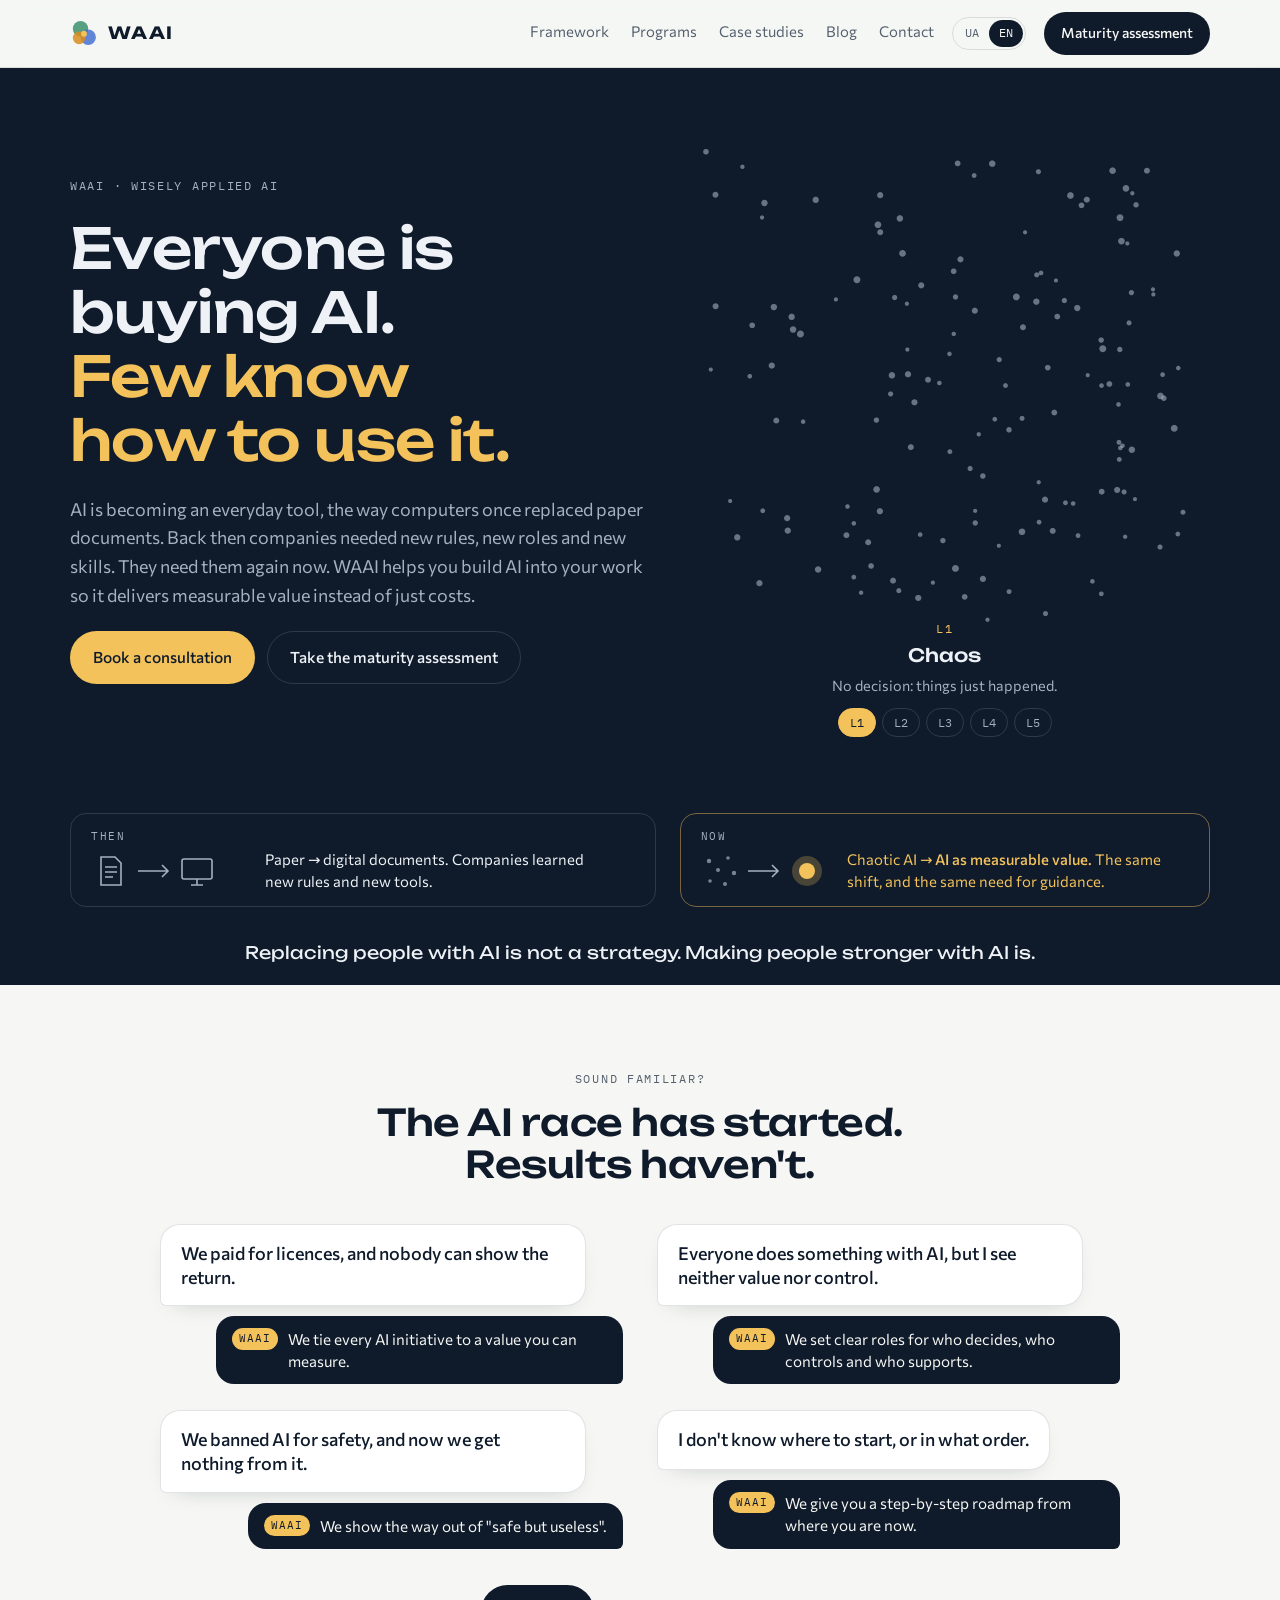
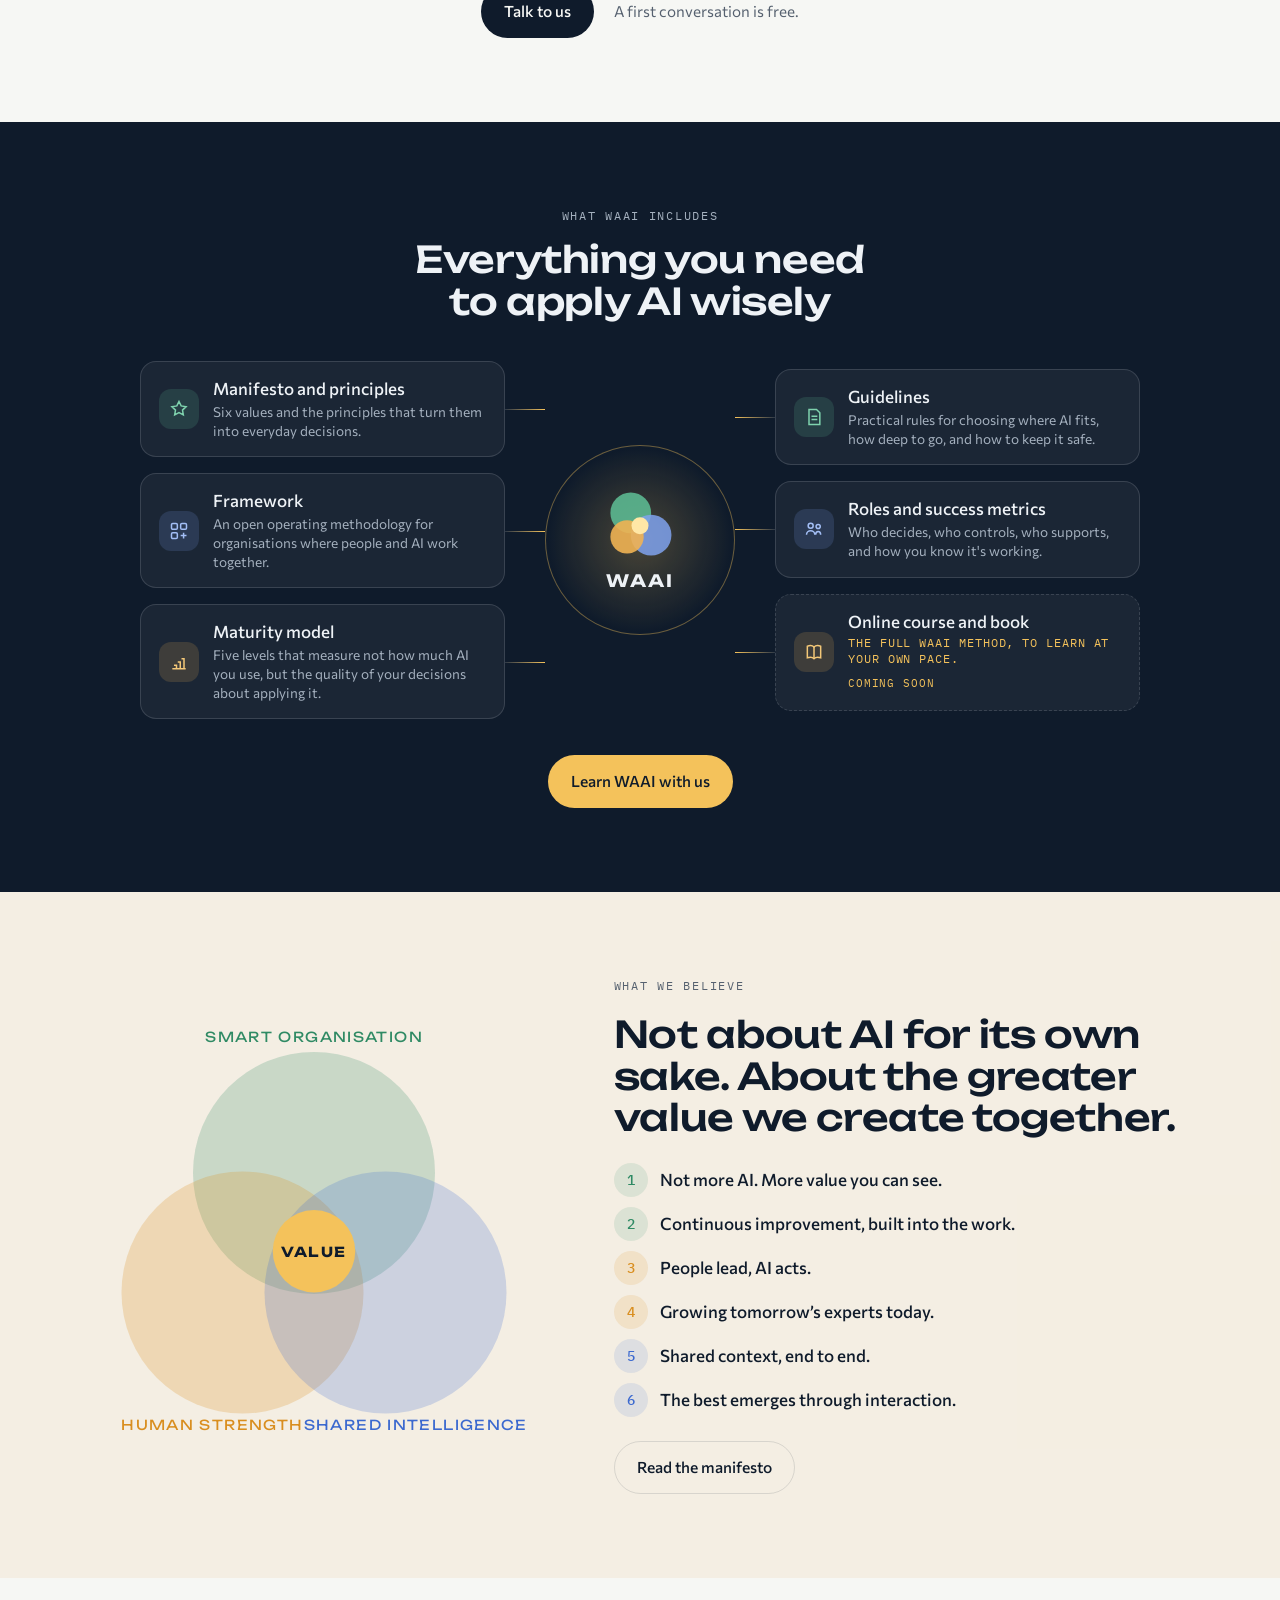
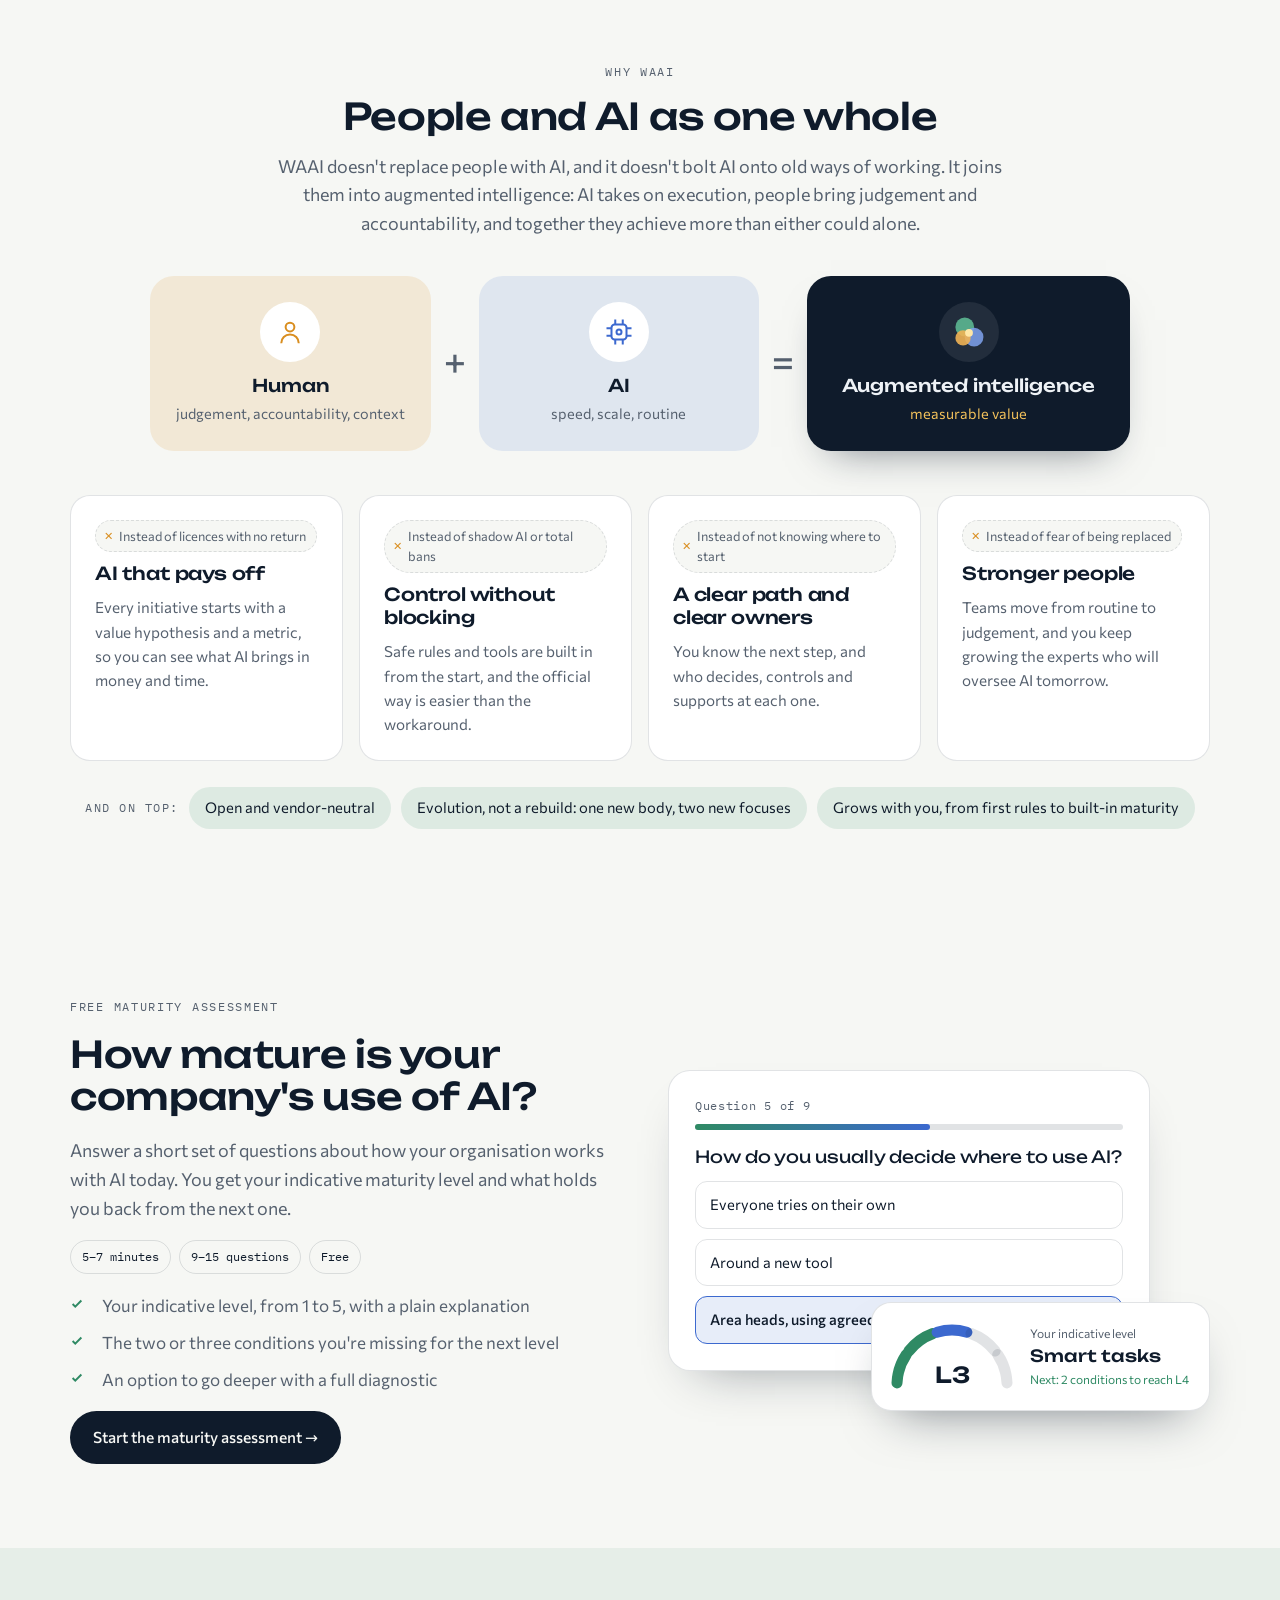
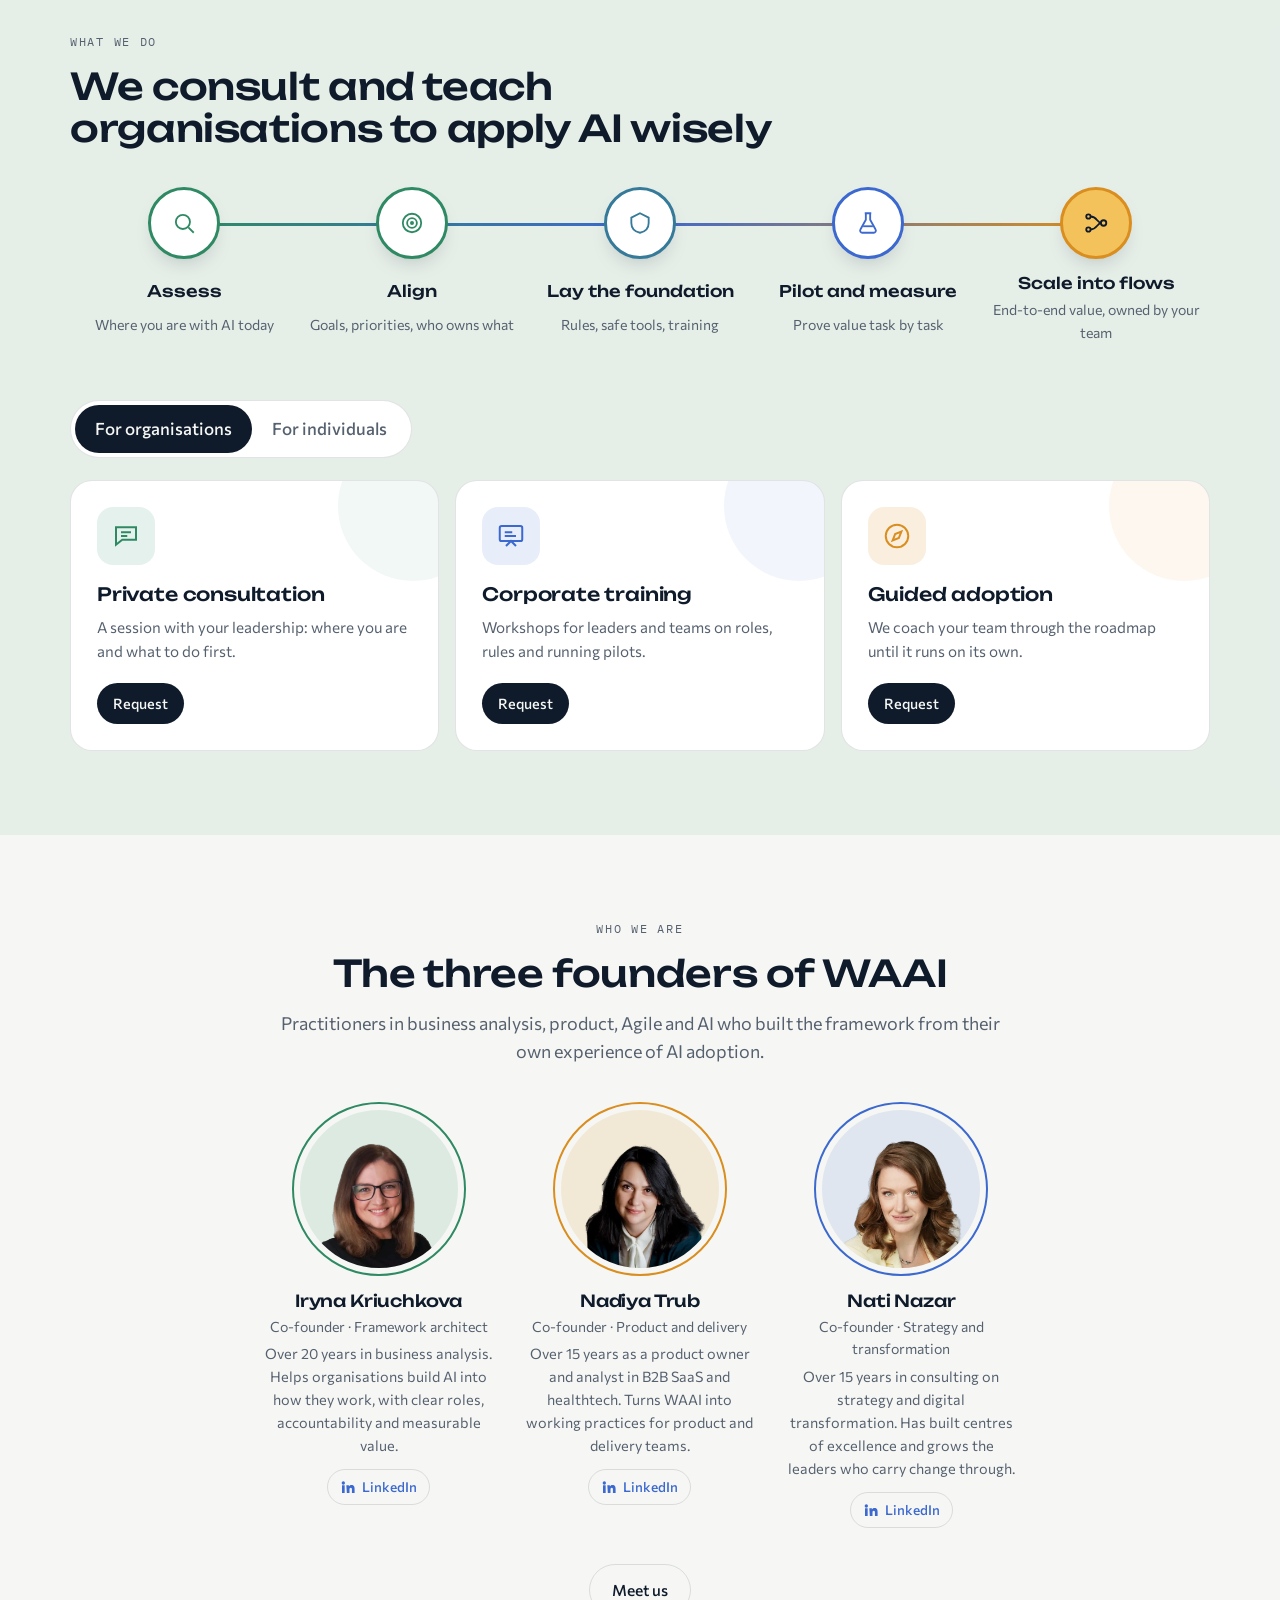
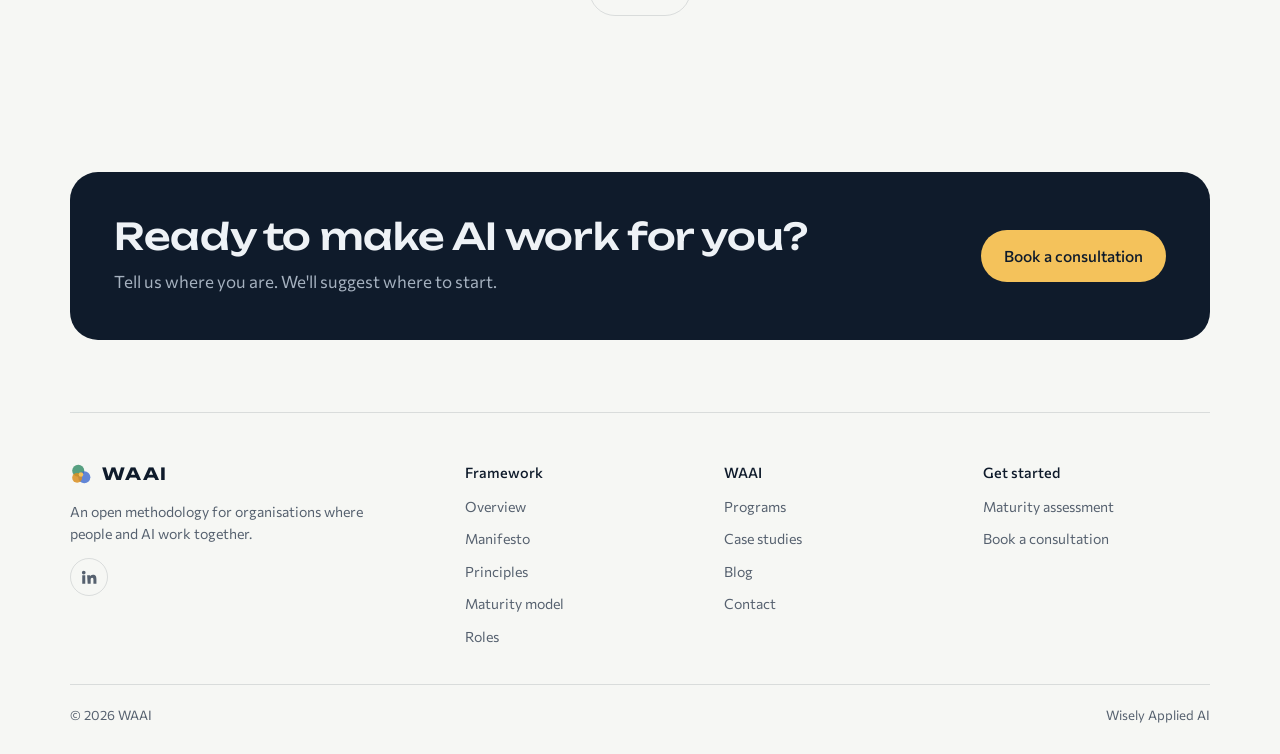
<file: index.html>
<!doctype html>
<html lang="en">
<head>
<meta charset="utf-8">
<meta name="viewport" content="width=device-width,initial-scale=1,viewport-fit=cover">
<title>WAAI · Wisely Applied AI: AI maturity framework, consulting and training</title>
<meta name="description" content="WAAI (Wisely Applied AI) is an open framework for AI adoption in organisations: a 5-level AI maturity model, clear roles and rules, consulting, corporate AI training and an AI maturity assessment.">
<meta property="og:title" content="WAAI · Wisely Applied AI">
<meta property="og:description" content="An open methodology for organisations where people and AI work together.">
<meta property="og:type" content="website">
<meta property="og:url" content="https://wisely-applied-ai.com/">
<link rel="canonical" href="https://wisely-applied-ai.com/">
<link rel="alternate" hreflang="en" href="https://wisely-applied-ai.com/">
<link rel="alternate" hreflang="uk" href="https://wisely-applied-ai.com/uk/">
<link rel="alternate" hreflang="x-default" href="https://wisely-applied-ai.com/">
<meta property="og:image" content="https://wisely-applied-ai.com/assets/img/og-image.png">
<meta property="og:image:width" content="1200">
<meta property="og:image:height" content="630">
<meta property="og:image:alt" content="WAAI · Wisely Applied AI: an open methodology for organisations where people and AI work together">
<meta property="og:site_name" content="WAAI · Wisely Applied AI">
<meta property="og:locale" content="en_GB">
<meta property="og:locale:alternate" content="uk_UA">
<meta name="twitter:card" content="summary_large_image">
<meta name="twitter:title" content="WAAI · Wisely Applied AI">
<meta name="twitter:description" content="An open methodology for organisations where people and AI work together.">
<meta name="twitter:image" content="https://wisely-applied-ai.com/assets/img/og-image.png">
<meta name="theme-color" content="#0F1B2B">
<link rel="alternate" type="text/plain" href="https://wisely-applied-ai.com/llms.txt" title="LLM-readable summary">
<script type="application/ld+json">
{
  "@context": "https://schema.org",
  "@graph": [
    {
      "@type": "Organization",
      "@id": "https://wisely-applied-ai.com/#org",
      "name": "WAAI",
      "alternateName": ["Wisely Applied AI", "WAAI framework", "Мудре застосування ШІ"],
      "url": "https://wisely-applied-ai.com/",
      "logo": "https://wisely-applied-ai.com/assets/img/favicon.svg",
      "image": "https://wisely-applied-ai.com/assets/img/og-image.png",
      "description": "WAAI (Wisely Applied AI) is an open methodology for organisations where people and AI work together: consulting, corporate training, guided AI adoption and an AI maturity assessment.",
      "email": "info@wisely-applied-ai.com",
      "sameAs": ["https://www.linkedin.com/company/waai-framework/"],
      "knowsAbout": ["AI adoption", "AI maturity model", "AI governance", "AI transformation", "AI-native organisation", "AI literacy", "Responsible use of AI"],
      "knowsLanguage": ["en", "uk"],
      "founder": [
        {"@type": "Person", "name": "Iryna Kriuchkova", "jobTitle": "Co-founder, framework architect", "image": "https://wisely-applied-ai.com/assets/img/team/iryna-kriuchkova.webp", "sameAs": ["https://www.linkedin.com/in/irynakriuchkova"]},
        {"@type": "Person", "name": "Nadiya Trub", "jobTitle": "Co-founder, product and delivery", "image": "https://wisely-applied-ai.com/assets/img/team/nadiya-trub.webp", "sameAs": ["https://www.linkedin.com/in/nadiyatrub"]},
        {"@type": "Person", "name": "Nati Nazar", "jobTitle": "Co-founder, strategy and transformation", "image": "https://wisely-applied-ai.com/assets/img/team/nati-nazar.webp", "sameAs": ["https://www.linkedin.com/in/natinazar"]}
      ],
      "makesOffer": [
        {"@type": "Offer", "itemOffered": {"@type": "Service", "name": "AI consulting for leadership", "serviceType": "AI strategy consulting"}},
        {"@type": "Offer", "itemOffered": {"@type": "Service", "name": "Corporate AI training", "serviceType": "AI training for leaders and teams"}},
        {"@type": "Offer", "itemOffered": {"@type": "Service", "name": "Guided AI adoption", "serviceType": "AI transformation coaching"}},
        {"@type": "Offer", "itemOffered": {"@type": "Service", "name": "AI maturity assessment", "serviceType": "AI maturity diagnostic"}}
      ]
    },
    {
      "@type": "WebSite",
      "@id": "https://wisely-applied-ai.com/#website",
      "url": "https://wisely-applied-ai.com/",
      "name": "WAAI · Wisely Applied AI",
      "inLanguage": ["en", "uk"],
      "publisher": {"@id": "https://wisely-applied-ai.com/#org"}
    },
    {
      "@type": "DefinedTermSet",
      "@id": "https://wisely-applied-ai.com/#maturity",
      "name": "WAAI AI maturity model",
      "description": "Five levels of AI maturity. Maturity is the quality of the decision: whether a deliberate, recorded decision stands behind how each piece of work is done.",
      "hasDefinedTerm": [
        {"@type": "DefinedTerm", "termCode": "L1", "name": "Chaos", "description": "AI is used spontaneously, without control. Risk outweighs benefit."},
        {"@type": "DefinedTerm", "termCode": "L2", "name": "Control", "description": "A safe foundation: rules, approved tools, data under control, basic AI literacy and a working AI Centre."},
        {"@type": "DefinedTerm", "termCode": "L3", "name": "Smart tasks", "description": "Competence centres prioritise tasks and set the right depth of automation for each."},
        {"@type": "DefinedTerm", "termCode": "L4", "name": "Smart flows", "description": "Areas are stitched into end-to-end flows without losing context."},
        {"@type": "DefinedTerm", "termCode": "L5", "name": "Built-in maturity", "description": "New flows are designed optimal from the start and existing ones are continuously reviewed."}
      ]
    }
  ]
}
</script>
<link rel="icon" href="assets/img/favicon.svg" type="image/svg+xml">
<link rel="preconnect" href="https://fonts.googleapis.com">
<link rel="preconnect" href="https://fonts.gstatic.com" crossorigin>
<link rel="stylesheet" href="https://fonts.googleapis.com/css2?family=Unbounded:wght@400;500;700&family=Commissioner:wght@300;400;500;600&family=IBM+Plex+Mono:wght@400;500&display=swap">
<link rel="stylesheet" href="assets/css/site.css?v=20261127">
</head>
<body>
<header class="nav">
  <div class="wrap">
    <a class="brand" href="#home" aria-label="WAAI home">
      <svg width="28" height="28" viewBox="0 0 40 40" aria-hidden="true"><circle cx="15" cy="14" r="11" fill="var(--green)" opacity=".8"/><circle cx="26" cy="26" r="11" fill="var(--blue)" opacity=".8"/><circle cx="13" cy="27" r="9" fill="var(--amber)" opacity=".85"/><circle cx="20" cy="21" r="4.2" fill="var(--core)"/></svg>
      WAAI
    </a>
    <nav class="menu" id="menu" aria-label="Main">
      <a href="#framework" data-nav="framework" data-i="mFramework">Framework</a>
      <a href="#programs" data-nav="programs" data-i="mPrograms">Programs</a>
      <a href="#cases" data-nav="cases" data-i="mCases">Case studies</a>
      <a href="#blog" data-nav="blog" data-i="mBlog">Blog</a>
      <a href="#contact" data-nav="contact" data-i="mContact">Contact</a>
    </nav>
    <div class="lang" role="group" aria-label="Language">
      <button type="button" id="lang-uk" aria-pressed="false">UA</button>
      <button type="button" id="lang-en" aria-pressed="true">EN</button>
    </div>
    <a class="btn btn-primary navcta js-assess" href="/assessment/" data-i="navAssess">Maturity assessment</a>
    <button class="burger" id="burger" type="button" aria-label="Menu" aria-expanded="false" aria-controls="menu"><svg width="20" height="20" viewBox="0 0 20 20" fill="none" stroke="currentColor" stroke-width="1.8" aria-hidden="true"><path d="M3 6h14M3 10h14M3 14h14"/></svg></button>
  </div>
</header>

<!-- ================= HOME ================= -->
<div class="page on" data-page="home">
  <!-- HERO -->
  <div class="hero">
    <div class="wrap">
      <div class="hero-copy">
        <span class="eyebrow" data-i="heroEyebrow">WAAI · Wisely Applied AI</span>
        <h1 data-i="heroTitle">Everyone is buying AI. <em>Few know how to use it.</em></h1>
        <p class="lede" data-i="heroLede">AI is becoming an everyday tool, the way computers once replaced paper documents. Back then companies needed new rules, new roles and new skills. They need them again now. WAAI helps you build AI into your work so it delivers measurable value instead of just costs.</p>
        <div class="hero-ctas">
          <a class="btn btn-amber" href="#contact" data-i="ctaConsult">Book a consultation</a>
          <a class="btn btn-ghost-dark js-assess" href="/assessment/" data-i="ctaAssess">Take the maturity assessment</a>
        </div>
      </div>
      <div class="cover">
        <canvas id="cover" width="1040" height="1040" aria-hidden="true"></canvas>
        <div class="stage" aria-live="polite"><span class="sl" id="stage-lv">L1</span><b id="stage-nm">Chaos</b><small id="stage-cap">No decision: things just happened.</small></div>
        <div class="stages" id="stages" role="group" aria-label="Maturity levels"><button type="button" class="on">L1</button><button type="button">L2</button><button type="button">L3</button><button type="button">L4</button><button type="button">L5</button></div>
      </div>
    </div>
    <div class="wrap shift">
      <div class="shift-card">
        <span class="t" data-i="eraThenT">Then</span>
        <div class="shift-vis" aria-hidden="true">
          <svg width="40" height="40" viewBox="0 0 40 40" fill="none" stroke="currentColor" stroke-width="1.6"><path d="M10 6h14l6 6v22H10z"/><path d="M14 16h12M14 21h12M14 26h8"/></svg>
          <svg class="arr" width="34" height="14" viewBox="0 0 34 14" fill="none" stroke="currentColor" stroke-width="1.6"><path d="M1 7h30M25 1l6 6-6 6"/></svg>
          <svg width="40" height="40" viewBox="0 0 40 40" fill="none" stroke="currentColor" stroke-width="1.6"><rect x="5" y="8" width="30" height="20" rx="2"/><path d="M14 34h12M20 28v6"/></svg>
        </div>
        <span class="v" data-i="eraThen">Paper → digital documents. Companies learned new rules and new tools.</span>
      </div>
      <div class="shift-card now">
        <span class="t" data-i="eraNowT">Now</span>
        <div class="shift-vis" aria-hidden="true">
          <svg width="40" height="40" viewBox="0 0 40 40"><g fill="currentColor" opacity=".7"><circle cx="8" cy="10" r="2.2"/><circle cx="27" cy="7" r="1.8"/><circle cx="17" cy="19" r="2"/><circle cx="33" cy="22" r="2.2"/><circle cx="9" cy="30" r="1.8"/><circle cx="24" cy="33" r="2"/></g></svg>
          <svg class="arr" width="34" height="14" viewBox="0 0 34 14" fill="none" stroke="currentColor" stroke-width="1.6"><path d="M1 7h30M25 1l6 6-6 6"/></svg>
          <svg width="40" height="40" viewBox="0 0 40 40"><circle cx="20" cy="20" r="15" fill="var(--core)" opacity=".25"/><circle cx="20" cy="20" r="8" fill="var(--core)"/></svg>
        </div>
        <span class="v" data-i="eraNow">Chaotic AI → <b>AI as measurable value.</b> The same shift, and the same need for guidance.</span>
      </div>
      <p class="stance2" data-i="heroStance">Replacing people with AI is not a strategy. Making people stronger with AI is.</p>
    </div>
  </div>

  <!-- PROBLEMS: chat-style -->
  <section class="sx">
    <div class="wrap">
      <div class="sec-head center">
        <span class="eyebrow" data-i="probEyebrow">Sound familiar?</span>
        <h2 data-i="probTitle">The AI race has started. Results haven't.</h2>
      </div>
      <div class="chat">
        <div class="pair"><p class="bub" data-i="pain1">We paid for licences, and nobody can show the return.</p><p class="ans"><span class="who">WAAI</span><span data-i="pain1a">We tie every AI initiative to a value you can measure.</span></p></div>
        <div class="pair"><p class="bub" data-i="pain2">Everyone does something with AI, but I see neither value nor control.</p><p class="ans"><span class="who">WAAI</span><span data-i="pain2a">We set clear roles for who decides, who controls and who supports.</span></p></div>
        <div class="pair"><p class="bub" data-i="pain3">We banned AI for safety, and now we get nothing from it.</p><p class="ans"><span class="who">WAAI</span><span data-i="pain3a">We show the way out of "safe but useless".</span></p></div>
        <div class="pair"><p class="bub" data-i="pain4">I don't know where to start, or in what order.</p><p class="ans"><span class="who">WAAI</span><span data-i="pain4a">We give you a step-by-step roadmap from where you are now.</span></p></div>
      </div>
      <div class="cta-row center"><a class="btn btn-primary" href="#contact" data-i="ctaTalk">Talk to us</a><span class="note" data-i="ctaTalkNote">A first conversation is free.</span></div>
    </div>
  </section>

  <!-- WHAT WE DO: roadmap + packages -->
  <section class="sx dark">
    <div class="wrap">
      <div class="sec-head center">
        <span class="eyebrow" data-i="compEyebrow">What WAAI includes</span>
        <h2 data-i="compTitle">Everything you need to apply AI wisely</h2>
      </div>
      <div class="hub">
        <div class="side l">
          <a class="node2" href="#manifesto"><span class="ni g"><svg width="20" height="20" viewBox="0 0 24 24" fill="none" stroke="currentColor" stroke-width="1.8"><path d="M12 3l2.6 5.3 5.9.9-4.3 4.1 1 5.8L12 16.4 6.8 19.1l1-5.8-4.3-4.1 5.9-.9z"/></svg></span><span><b data-i="cp5">Manifesto and principles</b><small data-i="cp5d">Six values and the principles that turn them into everyday decisions.</small></span></a>
          <a class="node2" href="#framework"><span class="ni b"><svg width="20" height="20" viewBox="0 0 24 24" fill="none" stroke="currentColor" stroke-width="1.8"><rect x="3" y="3" width="7" height="7" rx="1.5"/><rect x="14" y="3" width="7" height="7" rx="1.5"/><rect x="3" y="14" width="7" height="7" rx="1.5"/><path d="M14 17.5h7M17.5 14v7"/></svg></span><span><b data-i="cp1">Framework</b><small data-i="cp1d">An open operating methodology for organisations where people and AI work together.</small></span></a>
          <a class="node2" href="#maturity"><span class="ni a"><svg width="20" height="20" viewBox="0 0 24 24" fill="none" stroke="currentColor" stroke-width="1.8"><path d="M4 20h16M6 16h3v4M10.5 12h3v8M15 8h3v12"/></svg></span><span><b data-i="cp3">Maturity model</b><small data-i="cp3d">Five levels that measure not how much AI you use, but the quality of your decisions about applying it.</small></span></a>
        </div>
        <div class="core" aria-hidden="true"><svg width="74" height="74" viewBox="0 0 40 40"><circle cx="15" cy="14" r="11" fill="#5FC097" opacity=".85"/><circle cx="26" cy="26" r="11" fill="#7FA3EE" opacity=".85"/><circle cx="13" cy="27" r="9" fill="#F0B354" opacity=".9"/><circle cx="20" cy="21" r="4.6" fill="#FFE7A6"/></svg><span>WAAI</span></div>
        <div class="side r">
          <a class="node2" href="#framework"><span class="ni g"><svg width="20" height="20" viewBox="0 0 24 24" fill="none" stroke="currentColor" stroke-width="1.8"><path d="M6 3h9l4 4v14H6z"/><path d="M9 11h7M9 15h7"/></svg></span><span><b data-i="cp2">Guidelines</b><small data-i="cp2d">Practical rules for choosing where AI fits, how deep to go, and how to keep it safe.</small></span></a>
          <a class="node2" href="#roles"><span class="ni b"><svg width="20" height="20" viewBox="0 0 24 24" fill="none" stroke="currentColor" stroke-width="1.8"><circle cx="8" cy="8" r="3"/><circle cx="17" cy="9" r="2.5"/><path d="M3 19c0-3 2.5-5 5-5s5 2 5 5M14 19c0-2.4 1.4-4 3-4s3 1.6 3 4"/></svg></span><span><b data-i="cp4">Roles and success metrics</b><small data-i="cp4d">Who decides, who controls, who supports, and how you know it's working.</small></span></a>
          <a class="node2 soon" href="#contact"><span class="ni a"><svg width="20" height="20" viewBox="0 0 24 24" fill="none" stroke="currentColor" stroke-width="1.8"><path d="M4 5c3-1 6-1 8 1 2-2 5-2 8-1v14c-3-1-6-1-8 1-2-2-5-2-8-1z"/><path d="M12 6v14"/></svg></span><span><b data-i="cp6">Online course and book</b><small data-i="hc6d">The full WAAI method, to learn at your own pace.</small><em class="soonmark" data-i="soon">Coming soon</em></span></a>
        </div>
      </div>
      <div class="cta-row center"><a class="btn btn-amber" href="#contact" data-i="ctaLearn">Learn WAAI with us</a></div>
    </div>
  </section>

  <!-- ASSESSMENT: product mock -->
  <section class="sx warm">
    <div class="wrap values2">
      <div class="venn" aria-hidden="true">
        <svg viewBox="0 -4 320 304" width="100%">
          <circle cx="160" cy="105" r="88" fill="var(--green)" opacity=".22"/>
          <circle cx="108" cy="192" r="88" fill="var(--amber)" opacity=".24"/>
          <circle cx="212" cy="192" r="88" fill="var(--blue)" opacity=".22"/>
          <circle cx="160" cy="162" r="30" fill="var(--core)"/>
          <text x="160" y="166" text-anchor="middle" class="vc" style="fill:#0F1B2B" data-i="svgValue">VALUE</text>
          <text x="160" y="10" text-anchor="middle" class="vt" style="fill:var(--green)" data-i="svgOrg">SMART ORGANISATION</text>
          <text x="86" y="292" text-anchor="middle" class="vt" style="fill:var(--amber)" data-i="svgHum">HUMAN STRENGTH</text>
          <text x="234" y="292" text-anchor="middle" class="vt" style="fill:var(--blue)" data-i="svgShr">SHARED INTELLIGENCE</text>
        </svg>
      </div>
      <div class="vlist">
        <span class="eyebrow" data-i="valEyebrow">What we believe</span>
        <h2 data-i="valTitle">Not about AI for its own sake. About the greater value we create together.</h2>
        <ol>
          <li class="g"><span>1</span><b data-i="v1">Not more AI. More value you can see.</b></li>
          <li class="g"><span>2</span><b data-i="v2">Continuous improvement, built into the work.</b></li>
          <li class="a"><span>3</span><b data-i="v3">People lead, AI acts.</b></li>
          <li class="a"><span>4</span><b data-i="v4">Growing tomorrow’s experts today.</b></li>
          <li class="b"><span>5</span><b data-i="v5">Shared context, end to end.</b></li>
          <li class="b"><span>6</span><b data-i="v6">The best emerges through interaction.</b></li>
        </ol>
        <div><a class="btn btn-ghost" href="#manifesto" data-i="ctaManifesto">Read the manifesto</a></div>
      </div>
    </div>
  </section>

  <!-- WHY -->
  <section class="sx why2">
    <div class="wrap">
      <div class="sec-head center">
        <span class="eyebrow" data-i="whyEyebrow">Why WAAI</span>
        <h2 data-i="wTitle">People and AI as one whole</h2>
        <p class="lede" data-i="wLede">WAAI doesn't replace people with AI, and it doesn't bolt AI onto old ways of working. It joins them into augmented intelligence: AI takes on execution, people bring judgement and accountability, and together they achieve more than either could alone.</p>
      </div>
      <div class="eq" aria-label="Human plus AI equals augmented intelligence">
        <div class="eqc hum"><span class="eqi"><svg width="30" height="30" viewBox="0 0 24 24" fill="none" stroke="currentColor" stroke-width="1.6" aria-hidden="true"><circle cx="12" cy="8" r="3.5"/><path d="M5 21c0-4 3-7 7-7s7 3 7 7"/></svg></span><b data-i="wHum">Human</b><small data-i="wHumD">judgement, accountability, context</small></div>
        <span class="op" aria-hidden="true">+</span>
        <div class="eqc ai"><span class="eqi"><svg width="30" height="30" viewBox="0 0 24 24" fill="none" stroke="currentColor" stroke-width="1.6" aria-hidden="true"><rect x="6" y="6" width="12" height="12" rx="2.5"/><path d="M9 2v4M15 2v4M9 18v4M15 18v4M2 9h4M2 15h4M18 9h4M18 15h4"/><circle cx="12" cy="12" r="2"/></svg></span><b data-i="wAi">AI</b><small data-i="wAiD">speed, scale, routine</small></div>
        <span class="op" aria-hidden="true">=</span>
        <div class="eqc res"><span class="eqi"><svg width="34" height="34" viewBox="0 0 40 40" aria-hidden="true"><circle cx="15" cy="14" r="11" fill="#5FC097" opacity=".85"/><circle cx="26" cy="26" r="11" fill="#7FA3EE" opacity=".85"/><circle cx="13" cy="27" r="9" fill="#F0B354" opacity=".9"/><circle cx="20" cy="21" r="4.6" fill="#FFE7A6"/></svg></span><b data-i="wRes">Augmented intelligence</b><small data-i="wResD">measurable value</small></div>
      </div>
      <div class="outs">
        <div class="out"><span class="inst" data-i="wI1">Instead of licences with no return</span><h3 data-i="wO1">AI that pays off</h3><p data-i="wO1d">Every initiative starts with a value hypothesis and a metric, so you can see what AI brings in money and time.</p></div>
        <div class="out"><span class="inst" data-i="wI2">Instead of shadow AI or total bans</span><h3 data-i="wO2">Control without blocking</h3><p data-i="wO2d">Safe rules and tools are built in from the start, and the official way is easier than the workaround.</p></div>
        <div class="out"><span class="inst" data-i="wI3">Instead of not knowing where to start</span><h3 data-i="wO3">A clear path and clear owners</h3><p data-i="wO3d">You know the next step, and who decides, controls and supports at each one.</p></div>
        <div class="out"><span class="inst" data-i="wI4">Instead of fear of being replaced</span><h3 data-i="wO4">Stronger people</h3><p data-i="wO4d">Teams move from routine to judgement, and you keep growing the experts who will oversee AI tomorrow.</p></div>
      </div>
      <div class="plus">
        <span class="plus-l" data-i="wPlus">And on top:</span>
        <span class="chip" data-i="wP1">Open and vendor-neutral</span>
        <span class="chip" data-i="wP2">Evolution, not a rebuild: one new body, two new focuses</span>
        <span class="chip" data-i="wP3">Grows with you, from first rules to built-in maturity</span>
      </div>
    </div>
  </section>
  <section class="sx">
    <div class="wrap assess2">
      <div class="assess-copy">
        <span class="eyebrow" data-i="asEyebrow">Free maturity assessment</span>
        <h2 data-i="asTitle">How mature is your company's use of AI?</h2>
        <p class="lede" data-i="asLede">Answer a short set of questions about how your organisation works with AI today. You get your indicative maturity level and what holds you back from the next one.</p>
        <div class="facts"><span data-i="as1">5–7 minutes</span><span data-i="as2">9–15 questions</span><span data-i="as3">Free</span></div>
        <ul class="gets">
          <li><svg width="14" height="14" viewBox="0 0 16 16" fill="none" stroke="currentColor" stroke-width="2.2" aria-hidden="true"><path d="M3 8l3 3 7-7"/></svg><span data-i="ag1">Your indicative level, from 1 to 5, with a plain explanation</span></li>
          <li><svg width="14" height="14" viewBox="0 0 16 16" fill="none" stroke="currentColor" stroke-width="2.2" aria-hidden="true"><path d="M3 8l3 3 7-7"/></svg><span data-i="ag2">The two or three conditions you're missing for the next level</span></li>
          <li><svg width="14" height="14" viewBox="0 0 16 16" fill="none" stroke="currentColor" stroke-width="2.2" aria-hidden="true"><path d="M3 8l3 3 7-7"/></svg><span data-i="ag3">An option to go deeper with a full diagnostic</span></li>
        </ul>
        <div><a class="btn btn-primary js-assess" href="/assessment/" data-i="asStart">Start the maturity assessment →</a></div>
      </div>
      <div class="mock" aria-hidden="true">
        <div class="mock-q">
          <div class="prog"><span data-i="mProg">Question 5 of 9</span><i><b></b></i></div>
          <p class="mq" data-i="mQ">How do you usually decide where to use AI?</p>
          <span class="opt" data-i="mA">Everyone tries on their own</span>
          <span class="opt" data-i="mB">Around a new tool</span>
          <span class="opt on" data-i="mC">Area heads, using agreed criteria</span>
        </div>
        <div class="mock-r">
          <svg viewBox="0 0 120 68" width="132" height="75">
            <path d="M10.0 58.0 A50 50 0 0 1 18.4 32.3" stroke="var(--green)" stroke-width="10" fill="none" stroke-linecap="round"/>
            <path d="M20.8 29.0 A50 50 0 0 1 42.7 13.1" stroke="var(--green)" stroke-width="10" fill="none" stroke-linecap="round"/>
            <path d="M46.5 11.9 A50 50 0 0 1 73.5 11.9" stroke="var(--blue)" stroke-width="10" fill="none" stroke-linecap="round"/>
            <path d="M77.3 13.1 A50 50 0 0 1 99.2 29.0" stroke="var(--line)" stroke-width="10" fill="none" stroke-linecap="round"/>
            <path d="M101.6 32.3 A50 50 0 0 1 110.0 58.0" stroke="var(--line)" stroke-width="10" fill="none" stroke-linecap="round"/>
            <text x="60" y="58" text-anchor="middle" style="font:600 20px var(--f-display);fill:var(--ink)">L3</text>
          </svg>
          <div><small data-i="mRes">Your indicative level</small><b data-i="l3">Smart tasks</b><small class="nx" data-i="mNext">Next: 2 conditions to reach L4</small></div>
        </div>
      </div>
    </div>
  </section>

  <!-- VALUES: venn -->
  <section class="sx tint">
    <div class="wrap">
      <div class="sec-head">
        <span class="eyebrow" data-i="whatEyebrow">What we do</span>
        <h2 data-i="whatTitle">We consult and teach organisations to apply AI wisely</h2>
      </div>
      <ol class="journey">
        <li><span class="node"><svg width="26" height="26" viewBox="0 0 24 24" fill="none" stroke="currentColor" stroke-width="1.7"><circle cx="11" cy="11" r="6.5"/><path d="M16 16l5 5"/></svg></span><b data-i="r1">Assess</b><span data-i="r1d">Where you are with AI today</span></li>
        <li><span class="node"><svg width="26" height="26" viewBox="0 0 24 24" fill="none" stroke="currentColor" stroke-width="1.7"><circle cx="12" cy="12" r="8.5"/><circle cx="12" cy="12" r="4.5"/><circle cx="12" cy="12" r="1" fill="currentColor"/></svg></span><b data-i="r2">Align</b><span data-i="r2d">Goals, priorities, who owns what</span></li>
        <li><span class="node"><svg width="26" height="26" viewBox="0 0 24 24" fill="none" stroke="currentColor" stroke-width="1.7"><path d="M12 3l8 4v5c0 5-3.5 8-8 9-4.5-1-8-4-8-9V7z"/></svg></span><b data-i="r3">Lay the foundation</b><span data-i="r3d">Rules, safe tools, training</span></li>
        <li><span class="node"><svg width="26" height="26" viewBox="0 0 24 24" fill="none" stroke="currentColor" stroke-width="1.7"><path d="M9 3h6M10 3v6l-5 9a2 2 0 0 0 2 3h10a2 2 0 0 0 2-3l-5-9V3"/><path d="M7.5 15h9"/></svg></span><b data-i="r4">Pilot and measure</b><span data-i="r4d">Prove value task by task</span></li>
        <li><span class="node last"><svg width="26" height="26" viewBox="0 0 24 24" fill="none" stroke="currentColor" stroke-width="1.7"><circle cx="5" cy="6" r="2"/><circle cx="5" cy="18" r="2"/><circle cx="19" cy="12" r="2.5"/><path d="M7 6c6 0 6 6 10 6M7 18c6 0 6-6 10-6"/></svg></span><b data-i="r5">Scale into flows</b><span data-i="r5d">End-to-end value, owned by your team</span></li>
      </ol>

      <div class="tabs" role="tablist" aria-label="Offers">
        <button type="button" role="tab" id="tab-org" aria-selected="true" aria-controls="pane-org" data-i="pkOrg">For organisations</button>
        <button type="button" role="tab" id="tab-ind" aria-selected="false" aria-controls="pane-ind" data-i="pkInd">For individuals</button>
      </div>
      <div class="offers" id="pane-org" role="tabpanel" aria-labelledby="tab-org">
        <div class="offer-card g"><span class="oi"><svg width="30" height="30" viewBox="0 0 24 24" fill="none" stroke="currentColor" stroke-width="1.6"><path d="M4 5h16v10H9l-5 4z"/><path d="M8 9h8M8 12h5"/></svg></span><h3 data-i="pk1">Private consultation</h3><p data-i="pk1d">A session with your leadership: where you are and what to do first.</p><a class="go" href="#contact" data-i="pkReq">Request</a></div>
        <div class="offer-card b"><span class="oi"><svg width="30" height="30" viewBox="0 0 24 24" fill="none" stroke="currentColor" stroke-width="1.6"><rect x="3" y="4" width="18" height="12" rx="1.5"/><path d="M8 20l4-4 4 4M7 9h6M7 12h9"/></svg></span><h3 data-i="pk2">Corporate training</h3><p data-i="pk2d">Workshops for leaders and teams on roles, rules and running pilots.</p><a class="go" href="#contact" data-i="pkReq">Request</a></div>
        <div class="offer-card a"><span class="oi"><svg width="30" height="30" viewBox="0 0 24 24" fill="none" stroke="currentColor" stroke-width="1.6"><circle cx="12" cy="12" r="9"/><path d="M15.5 8.5l-2 5-5 2 2-5z"/></svg></span><h3 data-i="pk3">Guided adoption</h3><p data-i="pk3d">We coach your team through the roadmap until it runs on its own.</p><a class="go" href="#contact" data-i="pkReq">Request</a></div>
      </div>
      <div class="offers" id="pane-ind" role="tabpanel" aria-labelledby="tab-ind" hidden>
        <div class="offer-card b soon"><span class="oi"><svg width="30" height="30" viewBox="0 0 24 24" fill="none" stroke="currentColor" stroke-width="1.6"><rect x="3" y="5" width="18" height="12" rx="1.5"/><path d="M10 8.5v5l4.5-2.5z" fill="currentColor"/><path d="M8 21h8"/></svg></span><h3 data-i="pk4">Webinars</h3><p data-i="pk4d">Open sessions introducing WAAI and how to apply it.</p><span class="soon-tag" data-i="soon">Coming soon</span></div>
        <div class="offer-card g soon"><span class="oi"><svg width="30" height="30" viewBox="0 0 24 24" fill="none" stroke="currentColor" stroke-width="1.6"><path d="M2 9l10-5 10 5-10 5z"/><path d="M6 11v5c3 2.5 9 2.5 12 0v-5M22 9v6"/></svg></span><h3 data-i="pk5">Practitioner training</h3><p data-i="pk5d">For business analysts, product owners, Agile coaches and AI leads.</p><span class="soon-tag" data-i="soon">Coming soon</span></div>
        <div class="offer-card a soon"><span class="oi"><svg width="30" height="30" viewBox="0 0 24 24" fill="none" stroke="currentColor" stroke-width="1.6"><circle cx="12" cy="9" r="6"/><path d="M8.5 14l-1.5 7 5-3 5 3-1.5-7"/></svg></span><h3 data-i="pk6">Certification</h3><p data-i="pk6d">Become a certified WAAI practitioner.</p><span class="soon-tag" data-i="soon">Coming soon</span></div>
      </div>
    </div>
  </section>

  <!-- TEAM -->
  <section class="sx">
    <div class="wrap">
      <div class="sec-head center">
        <span class="eyebrow" data-i="teamEyebrow">Who we are</span>
        <h2 data-i="teamTitle">The three founders of WAAI</h2>
        <p class="lede" data-i="teamLede">Practitioners in business analysis, product, Agile and AI who built the framework from their own experience of AI adoption.</p>
      </div>
      <div class="crew">
        <div class="mate g"><div class="ph"><img src="assets/img/team/iryna-kriuchkova.webp" alt="Iryna Kriuchkova" loading="lazy" width="560" height="560"></div><h3 data-i="tm1">Iryna Kriuchkova</h3><span data-i="tm1r">Co-founder · Framework architect</span><p class="bio" data-i="tm1b">Over 20 years in business analysis. Helps organisations build AI into how they work, with clear roles, accountability and measurable value.</p><a class="li" href="https://www.linkedin.com/in/irynakriuchkova" target="_blank" rel="noopener" aria-label="Iryna Kriuchkova on LinkedIn"><svg width="16" height="16" viewBox="0 0 24 24" fill="currentColor" aria-hidden="true"><path d="M4.98 3.5a2.5 2.5 0 1 1 0 5 2.5 2.5 0 0 1 0-5zM3 9.5h4V21H3zM9.5 9.5h3.8v1.6h.06c.53-1 1.83-2.06 3.77-2.06 4.03 0 4.77 2.65 4.77 6.1V21h-4v-5.1c0-1.22-.02-2.8-1.7-2.8-1.71 0-1.97 1.33-1.97 2.7V21h-4z"/></svg>LinkedIn</a></div>
        <div class="mate a"><div class="ph"><img src="assets/img/team/nadiya-trub.webp" alt="Nadiya Trub" loading="lazy" width="560" height="560"></div><h3 data-i="tm2">Nadiya Trub</h3><span data-i="tm2r">Co-founder · Product and delivery</span><p class="bio" data-i="tm2b">Over 15 years as a product owner and analyst in B2B SaaS and healthtech. Turns WAAI into working practices for product and delivery teams.</p><a class="li" href="https://www.linkedin.com/in/nadiyatrub" target="_blank" rel="noopener" aria-label="Nadiya Trub on LinkedIn"><svg width="16" height="16" viewBox="0 0 24 24" fill="currentColor" aria-hidden="true"><path d="M4.98 3.5a2.5 2.5 0 1 1 0 5 2.5 2.5 0 0 1 0-5zM3 9.5h4V21H3zM9.5 9.5h3.8v1.6h.06c.53-1 1.83-2.06 3.77-2.06 4.03 0 4.77 2.65 4.77 6.1V21h-4v-5.1c0-1.22-.02-2.8-1.7-2.8-1.71 0-1.97 1.33-1.97 2.7V21h-4z"/></svg>LinkedIn</a></div>
        <div class="mate b"><div class="ph"><img src="assets/img/team/nati-nazar.webp" alt="Nati Nazar" loading="lazy" width="560" height="560"></div><h3 data-i="tm3">Nati Nazar</h3><span data-i="tm3r">Co-founder · Strategy and transformation</span><p class="bio" data-i="tm3b">Over 15 years in consulting on strategy and digital transformation. Has built centres of excellence and grows the leaders who carry change through.</p><a class="li" href="https://www.linkedin.com/in/natinazar" target="_blank" rel="noopener" aria-label="Nati Nazar on LinkedIn"><svg width="16" height="16" viewBox="0 0 24 24" fill="currentColor" aria-hidden="true"><path d="M4.98 3.5a2.5 2.5 0 1 1 0 5 2.5 2.5 0 0 1 0-5zM3 9.5h4V21H3zM9.5 9.5h3.8v1.6h.06c.53-1 1.83-2.06 3.77-2.06 4.03 0 4.77 2.65 4.77 6.1V21h-4v-5.1c0-1.22-.02-2.8-1.7-2.8-1.71 0-1.97 1.33-1.97 2.7V21h-4z"/></svg>LinkedIn</a></div>
      </div>
      <div class="cta-row center"><a class="btn btn-ghost" href="#contact" data-i="ctaMeet">Meet us</a></div>
    </div>
  </section>

  <!-- COMPONENTS: hub diagram on dark -->

  <div class="wrap">
    <div class="band">
      <div><h2 data-i="bandTitle">Ready to make AI work for you?</h2><p data-i="bandText">Tell us where you are. We'll suggest where to start.</p></div>
      <a class="btn btn-amber" href="#contact" data-i="ctaConsult">Book a consultation</a>
    </div>
  </div>
</div>

<!-- ================= FRAMEWORK PAGES ================= -->
<template id="fw-subnav">
  <nav class="subnav" aria-label="Framework">
    <a href="#framework" data-sub="framework" data-i="sOverview">Overview</a>
    <a href="#manifesto" data-sub="manifesto" data-i="sManifesto">Manifesto</a>
    <a href="#principles" data-sub="principles" data-i="sPrinciples">Principles</a>
    <a href="#maturity" data-sub="maturity" data-i="sMaturity">Maturity model</a>
    <a href="#roles" data-sub="roles" data-i="sRoles">Roles</a>
  </nav>
</template>

<div class="page" data-page="framework"><main class="wrap">
  <div class="phead"><div class="fwnav"></div><span class="eyebrow" data-i="mFramework">Framework</span><h1 data-i="fwTitle">The WAAI framework</h1><p class="lede" data-i="fwLede">WAAI (Wisely Applied AI) is an open methodology for organisations where people and AI work together. It answers three questions: where does AI belong, how deep should it go, and who is responsible?</p></div>
  <div class="comps pbottom">
    <a class="comp" href="#manifesto"><h3 data-i="sManifesto">Manifesto</h3><p data-i="fw1">Six values in three blocks: smart organisation, human strength, shared intelligence.</p><span class="more" data-i="more">Learn more →</span></a>
    <a class="comp" href="#principles"><h3 data-i="sPrinciples">Principles</h3><p data-i="fw2">Twelve principles that turn the values into everyday decisions.</p><span class="more" data-i="more">Learn more →</span></a>
    <a class="comp" href="#maturity"><h3 data-i="sMaturity">Maturity model</h3><p data-i="fw3">Five levels, from chaos to built-in maturity.</p><span class="more" data-i="more">Learn more →</span></a>
    <a class="comp" href="#roles"><h3 data-i="sRoles">Roles</h3><p data-i="fw4">Three centres of responsibility and their representatives in each team.</p><span class="more" data-i="more">Learn more →</span></a>
    <div class="comp soon"><span class="tag" data-i="soon">Coming soon</span><h3 data-i="fw5t">Guidelines and success metrics</h3><p data-i="fw5">Practical templates and metrics, available through our programs first.</p></div>
    <div class="comp soon"><span class="tag" data-i="soon">Coming soon</span><h3 data-i="cp6">Online course and book</h3><p data-i="fw6">The full method in one place.</p></div>
  </div>
</main></div>

<div class="page" data-page="manifesto"><main class="wrap">
  <div class="phead"><div class="fwnav"></div><span class="eyebrow" data-i="sManifesto">Manifesto</span><h1 data-i="manTitle">Manifesto for organisations that apply AI wisely</h1><p class="lede" data-i="manLede">Six values in three blocks. Open any value to read what it means in practice.</p></div>
  <div class="xbar"><button class="xall" type="button" aria-pressed="false"><span class="x-o" data-i="expAll">Expand all</span><span class="x-c" data-i="colAll">Collapse all</span></button></div>
  <div class="mvis xgroup">
    <div class="vgrp org"><h3 data-i="bOrg">Smart organisation</h3>
      <details class="xd"><summary><span class="n">01</span><span class="st" data-i="v1">Not more AI. More value you can see.</span></summary><p data-i="v1d">The goal is not maximum AI or the most tools, but a measurable result: savings or revenue you can count and feel. AI is a tool for the organisation’s success, not an end in itself. Each task is automated exactly as far as value, risk, cost and the law justify. This discipline of fit is what makes us faster than those who automate everything.</p></details>
      <details class="xd"><summary><span class="n">02</span><span class="st" data-i="v2">Continuous improvement, built into the work.</span></summary><p data-i="v2d">Change is not a one-off project but a built-in mode: the organisation keeps reviewing and improving its value chains without stopping daily work. The improvement cycle lives in the operating fabric itself, so change becomes the norm, not a shock. We build security, reliability and compliance into that change by design, before an incident, not after. And every cycle makes the organisation faster, cheaper and stronger.</p></details>
    </div>
    <div class="vgrp hum"><h3 data-i="bHum">Human strength</h3>
      <details class="xd"><summary><span class="n">03</span><span class="st" data-i="v3">People lead, AI acts.</span></summary><p data-i="v3d">People are neither victims of change nor the link left over after automation: they lead the transformation. People decide what to delegate to AI, set limits and controls, oversee its work and stay accountable for the result. We carry out change together with people, explain honestly what is changing and why, and help everyone find a role where their judgement matters most.</p></details>
      <details class="xd"><summary><span class="n">04</span><span class="st" data-i="v4">Growing tomorrow’s experts today.</span></summary><p data-i="v4d">The biggest risk of automation is not lost jobs but a lost path by which masters grow: hand all entry-level work to agents, and tomorrow the organisation may have no specialists able to be accountable for AI. So we deliberately preserve and grow that source now, developing people towards judgement, evaluation and oversight of AI’s work rather than competing with it on execution.</p></details>
    </div>
    <div class="vgrp shr"><h3 data-i="bShr">Shared intelligence</h3>
      <details class="xd"><summary><span class="n">05</span><span class="st" data-i="v5">Shared context, end to end.</span></summary><p data-i="v5d">The value an organisation delivers reaches its recipient through the hands of many people, departments and agents. AI should help keep one context along the whole chain, so information is not lost or distorted at hand-offs. We work in a shared context instead of passing each other fragments, and that is what makes shared intelligence possible.</p></details>
      <details class="xd"><summary><span class="n">06</span><span class="st" data-i="v6">The best emerges through interaction.</span></summary><p data-i="v6d">Shared intelligence is not only human + AI but also human + human. Trust, mentoring, hard conversations and joint decisions are born between people; AI amplifies this but does not replace it. The best decisions emerge where the synergy of people and agents gives more than the sum of its parts.</p></details>
    </div>
  </div>
  <section class="mwhy pbottom"><h2 data-i="manWhyT">Why this manifesto</h2><p class="pre" data-i="manPre">Becoming an AI-optimal organisation means reaching results faster because you act smarter, not by chasing new technology without a goal or a measure. We evolve the organisation into a network of value flows where people and AI work together, and AI is applied exactly where and as far as it creates measurable value. While others chase the hype and then redo their work, we take the shorter path to real, measurable efficiency, without stopping the business for a single day.</p></section>
</main></div>

<div class="page" data-page="principles"><main class="wrap">
  <div class="phead"><div class="fwnav"></div><span class="eyebrow" data-i="sPrinciples">Principles</span><h1 data-i="prTitle">Twelve principles</h1><p class="lede" data-i="prLede">The principles turn the manifesto into rules for action. Three conditions apply to everything; the other nine fall into three directions of action. Open any principle to read the explanation.</p></div>
  <div class="xbar"><button class="xall" type="button" aria-pressed="false"><span class="x-o" data-i="expAll">Expand all</span><span class="x-c" data-i="colAll">Collapse all</span></button></div>
  <div class="princ xgroup pbottom">
    <div class="pgrp g1"><h3 data-i="pg1">Conditions for everything</h3><p class="gsub" data-i="pg1s">Apply to everything; breaking any of them stops the rollout.</p><div class="plist">
      <details class="xd"><summary><span class="n">01</span><span class="st" data-i="p1">Measurable value before launch.</span></summary><p data-i="p1d">No AI initiative starts without a value hypothesis and a metric. What can't be measured doesn't scale.</p></details>
      <details class="xd"><summary><span class="n">02</span><span class="st" data-i="p2">Security and compliance by design.</span></summary><p data-i="p2d">Protection, reliability and readiness for changing rules are designed into the flow from the start, not added after an incident or an audit.</p></details>
      <details class="xd"><summary><span class="n">03</span><span class="st" data-i="p3">No data foundation, no AI on the flow.</span></summary><p data-i="p3d">Data readiness and quality are a precondition for automation: foundation first, then agents. This also closes data leaks through shadow AI.</p></details>
    </div></div>
    <div class="pgrp g2"><h3 data-i="pg2">Keep pace without losing control</h3><p class="gsub" data-i="pg2s">We move at the pace our market demands, but every step of AI autonomy is balanced by control and human accountability.</p><div class="plist">
      <details class="xd"><summary><span class="n">04</span><span class="st" data-i="p4">Change is a permanent safe mode, not a project.</span></summary><p data-i="p4d">Two speeds: daily work goes on while the system is being reconfigured. No “break everything and rebuild”.</p></details>
      <details class="xd"><summary><span class="n">05</span><span class="st" data-i="p5">Autonomy is granted step by step, together with control.</span></summary><p data-i="p5d">The more autonomy an agent has, the stronger the oversight: the level of control matches the cost of a mistake. Governance grows together with autonomy instead of chasing it.</p></details>
      <details class="xd"><summary><span class="n">06</span><span class="st" data-i="p6">A named person is accountable for every agent flow.</span></summary><p data-i="p6d">A named owner, a point of intervention and a reversible “stop”. A person is accountable, never an agent.</p></details>
    </div></div>
    <div class="pgrp g3"><h3 data-i="pg3">Automate without losing people</h3><p class="gsub" data-i="pg3s">We hand routine work to agents so that people don't disappear but grow stronger, and have time to understand and accept the change.</p><div class="plist">
      <details class="xd"><summary><span class="n">07</span><span class="st" data-i="p7">Roles shift towards judgement; they don't disappear.</span></summary><p data-i="p7d">When AI takes over routine execution, the person's place in the role isn't cut but rethought towards evaluation, decisions and oversight of AI's work. Freed-up time is deliberately invested in developing that judgement, not just cut as savings.</p></details>
      <details class="xd"><summary><span class="n">08</span><span class="st" data-i="p8">Keep control of the path by which experts grow.</span></summary><p data-i="p8d">When entry-level work goes to agents, an organisation easily loses the steps by which a junior grows into a senior. So we deliberately design where future experts will come from, through which tasks, mentoring and practice, instead of leaving it to chance.</p></details>
      <details class="xd"><summary><span class="n">09</span><span class="st" data-i="p9">Transform at the speed of conscious adoption.</span></summary><p data-i="p9d">The pace is set not by technology but by people's ability to understand and consciously accept change. So we hold the pace to that level and involve people in the decisions that affect them: when people understand what is changing and why, and have a voice, they accept change instead of resisting it. Getting ahead of that limit, or deciding silently for people, is a sure way to lose trust and adoption.</p></details>
    </div></div>
    <div class="pgrp g4"><h3 data-i="pg4">Prepare the organisation, not just the technology</h3><p class="gsub" data-i="pg4s">AI takes root not where the model is best, but where processes, data and ownership are ready.</p><div class="plist">
      <details class="xd"><summary><span class="n">10</span><span class="st" data-i="p10">AI is part of the workflow, not an add-on.</span></summary><p data-i="p10d">AI that lives apart from how people actually work doesn't scale. Adoption is built into the end-to-end workflow; a pilot with no path to real use and production doesn't start.</p></details>
      <details class="xd"><summary><span class="n">11</span><span class="st" data-i="p11">The sanctioned path must be easier than the shadow one.</span></summary><p data-i="p11d">“Shadow AI” is when employees use AI tools on their own, bypassing the company, outside its knowledge and control (data leaks, broken compliance). We manage it not with bans but with convenience: when the official, safe path is simpler than the workaround, shadow AI disappears on its own.</p></details>
      <details class="xd"><summary><span class="n">12</span><span class="st" data-i="p12">Value has an owner and an assessor.</span></summary><p data-i="p12d">Someone is responsible for every value hypothesis: they formulate it, own it and measure whether it came true. In our model this role belongs to the Strategy Owner. This is not about unattainable “end-to-end control over the whole flow”, but about clear accountability for value and how it is assessed.</p></details>
    </div></div>
  </div>
</main></div>

<div class="page" data-page="maturity"><main class="wrap">
  <div class="phead"><div class="fwnav"></div><span class="eyebrow" data-i="sMaturity">Maturity model</span><h1 data-i="matTitle">Maturity is the quality of the decision</h1><p class="lede" data-i="matLede">Two companies can look identical: some work automated, some done by hand. One is at level 1, the other at level 5. The difference is whether a deliberate, recorded decision stands behind it.</p></div>
  <div class="lvls">
    <div class="lvl"><span class="code">L1<b data-i="l1">Chaos</b></span><p data-i="ml1">AI is used spontaneously, without control. Risk outweighs benefit.</p><p class="dec" data-i="md1">No decision: things just happened.</p></div>
    <div class="lvl"><span class="code">L2<b data-i="l2">Control</b></span><p data-i="ml2">A safe foundation: rules, approved tools, data under control, basic AI literacy and a working AI Centre.</p><p class="dec" data-i="md2">Decisions are about what is allowed and safe, not yet what is worthwhile.</p></div>
    <div class="lvl"><span class="code">L3<b data-i="l3">Smart tasks</b></span><p data-i="ml3">Competence centres have the process and infrastructure to prioritise tasks in their areas and set the right depth of automation for each. The AI Centre supports them with method and technology.</p><p class="dec" data-i="md3">Weighed and recorded, task by task.</p></div>
    <div class="lvl"><span class="code">L4<b data-i="l4">Smart flows</b></span><p data-i="ml4">The same for whole flows: areas are stitched into an end-to-end flow without losing context, and the team reassesses which tasks to keep, merge or remove.</p><p class="dec" data-i="md4">Weighed for the whole flow, including whether every task is needed.</p></div>
    <div class="lvl"><span class="code">L5<b data-i="l5">Built-in maturity</b></span><p data-i="ml5">Fit reproduces itself: new flows are designed optimal from the start, and existing ones are continuously reviewed and improved.</p><p class="dec" data-i="md5">Made up front and reviewed regularly.</p></div>
  </div>
  <div class="cta-row pbottom"><a class="btn btn-primary js-assess" href="/assessment/" data-i="asFind">Find your level →</a></div>
</main></div>

<div class="page" data-page="roles"><main class="wrap">
  <div class="phead"><div class="fwnav"></div><span class="eyebrow" data-i="sRoles">Roles</span><h1 data-i="cenTitle">One new body. Two new focuses.</h1><p class="lede" data-i="cenLede">WAAI splits AI responsibility three ways. A "centre" is a role, not necessarily a department. In a small company one person can hold more than one.</p></div>
  <div class="centres">
    <div class="centre"><span class="tag" data-i="tagFocus1">Existing leadership + new focus</span><h3 data-i="c1">Strategic Centre</h3><p data-i="c1d">Sets direction and how far the transformation should go, funds it, and decides which flows matter most.</p><p class="rep" data-i="c1r">In a flow team: <b>Strategy Owner</b>, accountable for the flow's value.</p></div>
    <div class="centre"><span class="tag" data-i="tagFocus2">Existing experts + new focus</span><h3 data-i="c2">Competence Centres</h3><p data-i="c2d">Heads of each area decide what to hand to AI in their field, how deep, and which checks stay human.</p><p class="rep" data-i="c2r">In a flow team: <b>Competence Owners</b>, one per area of the flow.</p></div>
    <div class="centre"><span class="tag new" data-i="tagNew">Genuinely new capability</span><h3 data-i="c3">AI Centre</h3><p data-i="c3d">Owns tools, security, training and shared practices. It teaches experts to lead improvements rather than doing it for them.</p><p class="rep" data-i="c3r">In a flow team: <b>Flow Architect</b>, who keeps context from getting lost between areas.</p></div>
  </div>
  <div class="cta-row pbottom"><a class="btn btn-primary" href="#contact" data-i="ctaRoles">Set up roles with us</a></div>
</main></div>

<!-- ================= PROGRAMS ================= -->
<div class="page" data-page="programs"><main class="wrap">
  <div class="phead"><span class="eyebrow" data-i="mPrograms">Programs</span><h1 data-i="prgTitle">Learn and apply WAAI</h1><p class="lede" data-i="prgLede">Formats for companies and for professionals. Every program starts with a short conversation about your goals.</p></div>
  <div class="pk-wrap" style="margin-top:0">
    <div class="pk-col org">
      <span class="eyebrow" data-i="pkOrg">For organisations</span>
      <div class="pk"><h3 data-i="pk1">Private consultation</h3><p data-i="pk1d">A session with your leadership: where you are and what to do first.</p><a class="go" href="#contact" data-i="pkReq">Request</a></div>
      <div class="pk"><h3 data-i="pk2">Corporate training</h3><p data-i="pk2d">Workshops for leaders and teams on roles, rules and running pilots.</p><a class="go" href="#contact" data-i="pkReq">Request</a></div>
      <div class="pk"><h3 data-i="pk3">Guided adoption</h3><p data-i="pk3d">We coach your team through the roadmap until it runs on its own.</p><a class="go" href="#contact" data-i="pkReq">Request</a></div>
      <div class="pk"><h3 data-i="pk7">In-depth diagnostic</h3><p data-i="pk7d">An assessment of your maturity level based on interviews and facts, with a clear view of what to improve.</p><a class="go" href="#contact" data-i="pkReq">Request</a></div>
    </div>
    <div class="pk-col ind">
      <span class="eyebrow" data-i="pkInd">For individuals</span>
      <div class="pk"><h3 data-i="pk4">Webinars</h3><p data-i="pk4d">Open sessions introducing WAAI and how to apply it.</p><span class="soon" data-i="soon">Coming soon</span></div>
      <div class="pk"><h3 data-i="pk5">Practitioner training</h3><p data-i="pk5d">For business analysts, product owners, Agile coaches and AI leads.</p><span class="soon" data-i="soon">Coming soon</span></div>
      <div class="pk"><h3 data-i="pk6">Certification</h3><p data-i="pk6d">Become a certified WAAI practitioner.</p><span class="soon" data-i="soon">Coming soon</span></div>
      <div class="pk"><h3 data-i="cp6">Online course and book</h3><p data-i="fw6">The full method in one place.</p><span class="soon" data-i="soon">Coming soon</span></div>
    </div>
  </div>
  <div class="cta-row pbottom"><a class="btn btn-primary" href="#contact" data-i="ctaConsult">Book a consultation</a></div>
</main></div>

<!-- ================= CASES / BLOG ================= -->
<div class="page" data-page="cases"><main class="wrap">
  <div class="phead"><span class="eyebrow" data-i="mCases">Case studies</span><h1 data-i="csTitle">Case studies are on the way</h1></div>
  <div class="empty"><p data-i="csText">We're working with our first partner companies now. Their stories will appear here. Want your company to be one of them?</p><a class="btn btn-primary" href="#contact" data-i="csCta">Become a design partner</a></div>
</main></div>

<div class="page" data-page="blog"><main class="wrap">
  <div class="phead"><span class="eyebrow" data-i="mBlog">Blog</span><h1 data-i="blTitle">Notes on applying AI wisely</h1></div>
  <div class="empty"><p data-i="blText">Our first articles are coming soon. Leave your email and we'll let you know when they're out.</p><a class="btn btn-primary" href="#contact" data-i="notify2">Notify me</a></div>
</main></div>

<!-- ================= CONTACT ================= -->
<div class="page" data-page="contact"><main class="wrap">
  <div class="phead"><span class="eyebrow" data-i="mContact">Contact</span><h1 data-i="conTitle">Let's talk about your AI</h1></div>
  <div class="contact">
    <div class="offer">
      <p class="lede" data-i="conLede" style="margin-bottom:10px">Tell us a little about your company and what you need. We'll reply with a suggested first step.</p>
      <div><svg width="14" height="14" viewBox="0 0 16 16" fill="none" stroke="currentColor" stroke-width="2.2" aria-hidden="true"><path d="M3 8l3 3 7-7"/></svg><span data-i="o1">A free first conversation</span></div>
      <div><svg width="14" height="14" viewBox="0 0 16 16" fill="none" stroke="currentColor" stroke-width="2.2" aria-hidden="true"><path d="M3 8l3 3 7-7"/></svg><span data-i="o2">Consultations, training and webinars</span></div>
      <div><svg width="14" height="14" viewBox="0 0 16 16" fill="none" stroke="currentColor" stroke-width="2.2" aria-hidden="true"><path d="M3 8l3 3 7-7"/></svg><span data-i="o3">Early access to the maturity assessment</span></div>
    </div>
    <form id="contact-form" novalidate>
      <div class="row2">
        <label for="f-name"><span data-i="fName">Name</span><input id="f-name" name="name" autocomplete="name" required></label>
        <label for="f-email"><span data-i="fEmail">Work email</span><input id="f-email" name="email" type="email" autocomplete="email" required></label>
      </div>
      <div class="row2">
        <label for="f-company"><span data-i="fCompany">Company</span><input id="f-company" name="company" autocomplete="organization"></label>
        <label for="f-size"><span data-i="fSize">Company size</span><select id="f-size" name="size"><option>1–50</option><option selected>51–250</option><option>251–1000</option><option>1000+</option></select></label>
      </div>
      <label for="f-interest"><span data-i="fInterest">I'm interested in</span>
        <select id="f-interest" name="interest">
          <option value="consult" data-i="opt1">A private consultation</option>
          <option value="training" data-i="opt2">Corporate training</option>
          <option value="webinar" data-i="opt3">Webinars or practitioner training</option>
          <option value="assess" data-i="opt4">The maturity assessment</option>
          <option value="partner" data-i="opt5">Becoming a design partner</option>
          <option value="other" data-i="opt6">Something else</option>
        </select>
      </label>
      <label for="f-msg"><span data-i="fMsg">Where is your organisation with AI today?</span><textarea id="f-msg" name="message"></textarea></label>
      <input type="text" name="website" class="hp" tabindex="-1" autocomplete="off" aria-hidden="true">
      <button class="btn btn-primary" type="submit" data-i="fSend">Send</button>
      <p class="formnote" data-i="fNote">We use your details only to reply to you.</p>
      <p class="sent" id="f-sent" hidden></p>
    </form>
  </div>
</main></div>

<div class="wrap">
  <footer class="foot">
    <div class="ftop">
      <div class="fbrand"><a class="brand" href="#home"><svg width="22" height="22" viewBox="0 0 40 40" aria-hidden="true"><circle cx="15" cy="14" r="11" fill="var(--green)" opacity=".8"/><circle cx="26" cy="26" r="11" fill="var(--blue)" opacity=".8"/><circle cx="13" cy="27" r="9" fill="var(--amber)" opacity=".85"/><circle cx="20" cy="21" r="4.2" fill="var(--core)"/></svg>WAAI</a><p data-i="footTag">An open methodology for organisations where people and AI work together.</p><div class="soc" aria-label="Social media"><a href="https://www.linkedin.com/company/waai-framework/?viewAsMember=true" target="_blank" rel="noopener" aria-label="LinkedIn" title="LinkedIn"><svg width="18" height="18" viewBox="0 0 24 24" fill="currentColor" aria-hidden="true"><path d="M4.98 3.5a2.5 2.5 0 1 1 0 5 2.5 2.5 0 0 1 0-5zM3 9.5h4V21H3zM9.5 9.5h3.8v1.6h.06c.53-1 1.83-2.06 3.77-2.06 4.03 0 4.77 2.65 4.77 6.1V21h-4v-5.1c0-1.22-.02-2.8-1.7-2.8-1.71 0-1.97 1.33-1.97 2.7V21h-4z"/></svg></a></div></div>
      <div class="fcol"><b data-i="mFramework">Framework</b><a href="#framework" data-i="sOverview">Overview</a><a href="#manifesto" data-i="sManifesto">Manifesto</a><a href="#principles" data-i="sPrinciples">Principles</a><a href="#maturity" data-i="sMaturity">Maturity model</a><a href="#roles" data-i="sRoles">Roles</a></div>
      <div class="fcol"><b data-i="footCo">WAAI</b><a href="#programs" data-i="mPrograms">Programs</a><a href="#cases" data-i="mCases">Case studies</a><a href="#blog" data-i="mBlog">Blog</a><a href="#contact" data-i="mContact">Contact</a></div>
      <div class="fcol"><b data-i="footStart">Get started</b><a href="/assessment/" class="js-assess" data-i="navAssess">Maturity assessment</a><a href="#contact" data-i="ctaConsult">Book a consultation</a></div>
    </div>
    <div class="fbot"><span>© 2026 WAAI</span><span data-i="foot1">Wisely Applied AI</span></div>
  </footer>
</div>
<script src="assets/js/site.js?v=20261127"></script>
</body>
</html>
</file>
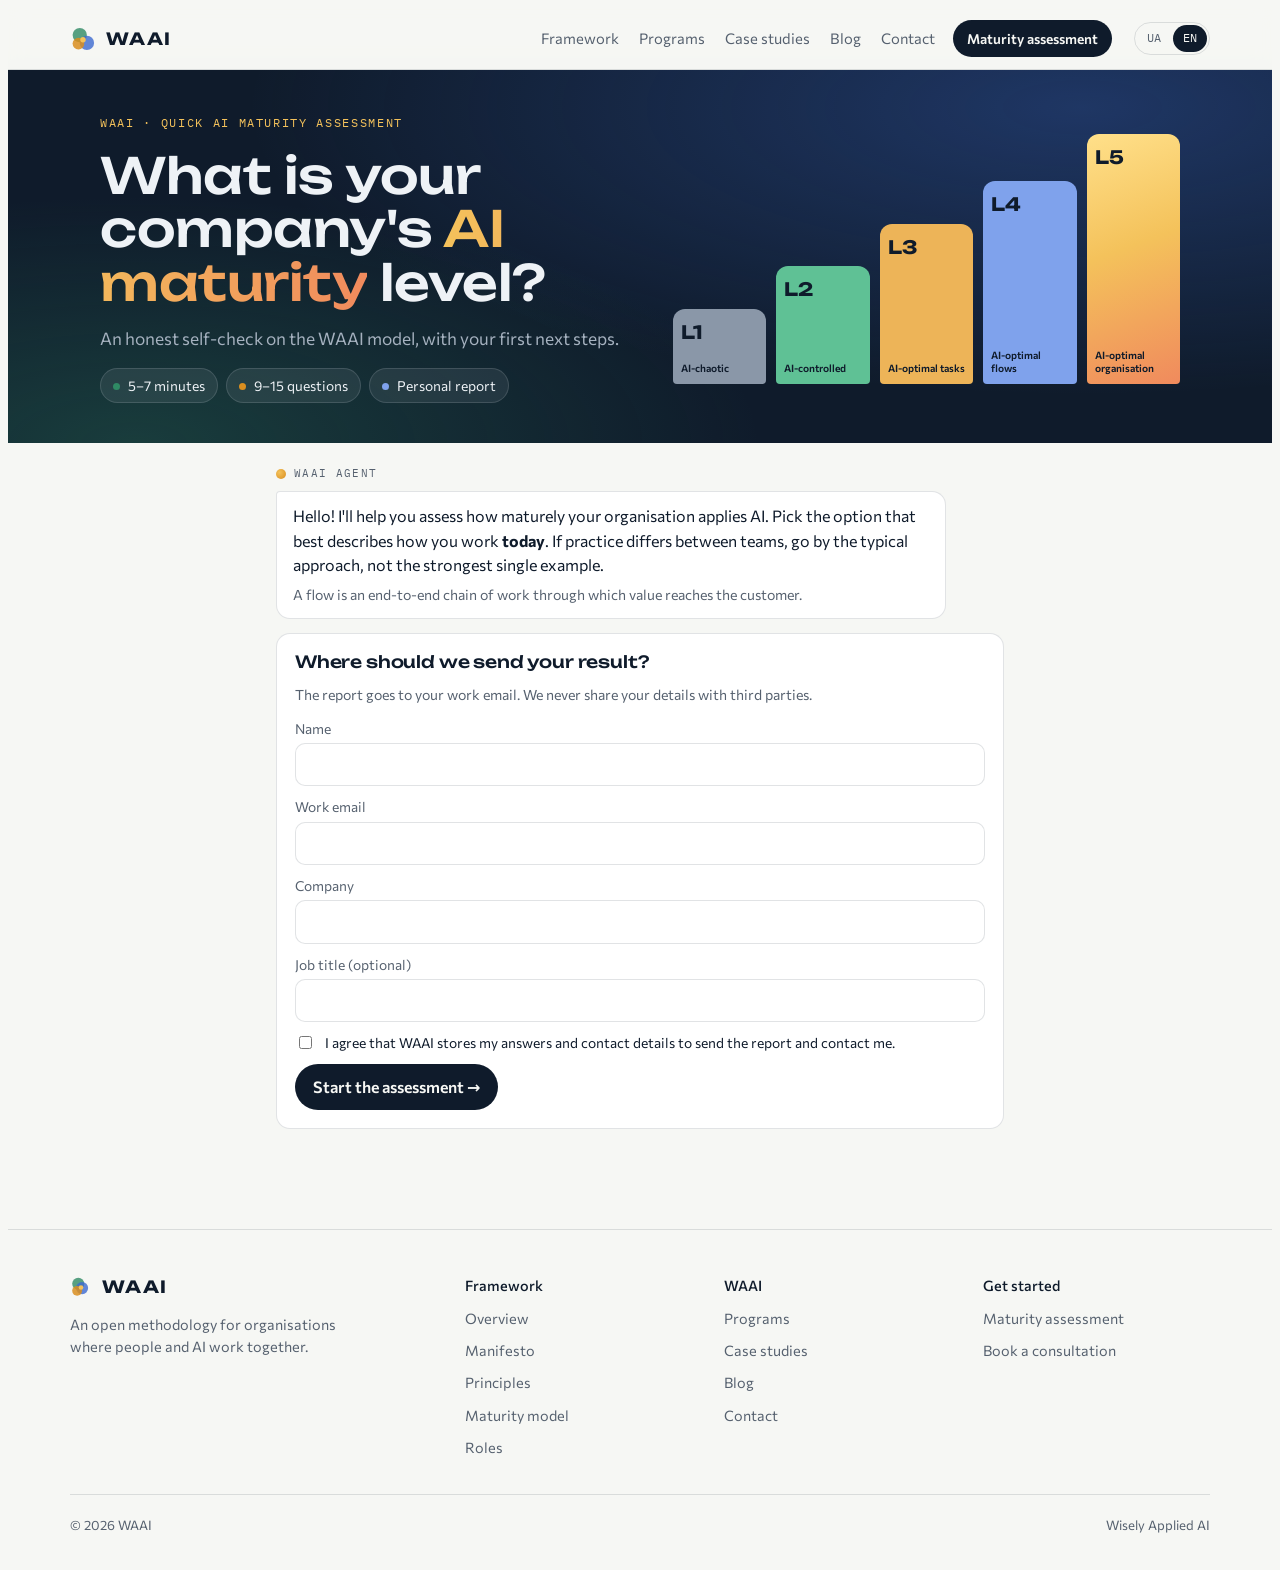
<file: assessment/index.html>
<!doctype html>
<html lang="en">
<head>
<meta charset="utf-8">
<meta name="viewport" content="width=device-width, initial-scale=1, viewport-fit=cover">
<title>AI maturity assessment · WAAI</title>
<meta name="description" content="Free WAAI quick AI maturity assessment: 9–15 questions, your level on the 5-level WAAI model (L1–L5) and first next steps, with a personal report.">
<link rel="canonical" href="https://wisely-applied-ai.com/assessment/">
<meta property="og:type" content="website">
<meta property="og:title" content="What is your company's AI maturity level? · WAAI">
<meta property="og:description" content="An honest self-check on the WAAI model, with your first next steps.">
<meta property="og:url" content="https://wisely-applied-ai.com/assessment/">
<meta property="og:image" content="https://wisely-applied-ai.com/assets/img/og-image.png">
<link rel="icon" href="/assets/img/favicon.svg" type="image/svg+xml">
<link rel="preconnect" href="https://fonts.googleapis.com">
<link rel="preconnect" href="https://fonts.gstatic.com" crossorigin>
<link rel="stylesheet" href="https://fonts.googleapis.com/css2?family=Unbounded:wght@400;500;700&family=Commissioner:wght@300;400;500;600&family=IBM+Plex+Mono:wght@400;500&display=swap">
<style>
/* Layout: one narrow conversation column — the WAAI agent asks, the leader taps an answer, the result lands as a report card */
:root{
  --paper:#F6F7F4; --surface:#FFFFFF; --ink:#0F1B2B; --muted:#56616F; --line:rgba(15,27,43,.12);
  --green:#2F8A64; --amber:#D98E1F; --blue:#3C69CF; --core:#F4C25B;
  --green-soft:rgba(47,138,100,.12); --amber-soft:rgba(217,142,31,.14); --blue-soft:rgba(60,105,207,.12);
  --hero-bg:#0F1B2B; --hero-fg:#EEF2F6; --hero-muted:#A5B1BF;
  --f-display:"Unbounded","Arial Black",system-ui,sans-serif;
  --f-body:"Commissioner","Segoe UI",system-ui,sans-serif;
  --f-mono:"IBM Plex Mono",ui-monospace,Menlo,monospace;
}
@media (prefers-color-scheme:dark){:root:not([data-theme="light"]){
  --paper:#0B121B; --surface:#131D29; --ink:#E8EDF2; --muted:#9BA8B6; --line:rgba(232,237,242,.12);
  --green:#6CC198; --amber:#EDB458; --blue:#88A9EA;
  --green-soft:rgba(108,193,152,.13); --amber-soft:rgba(237,180,88,.13); --blue-soft:rgba(136,169,234,.13);
  --hero-bg:#111E30; color-scheme:dark}}
:root[data-theme="dark"]{
  --paper:#0B121B; --surface:#131D29; --ink:#E8EDF2; --muted:#9BA8B6; --line:rgba(232,237,242,.12);
  --green:#6CC198; --amber:#EDB458; --blue:#88A9EA;
  --green-soft:rgba(108,193,152,.13); --amber-soft:rgba(237,180,88,.13); --blue-soft:rgba(136,169,234,.13);
  --hero-bg:#111E30; color-scheme:dark}
*{box-sizing:border-box}
body{background:var(--paper);color:var(--ink);font-family:var(--f-body);font-size:16px;line-height:1.55}
h1,h2,h3{font-family:var(--f-display);font-weight:500;line-height:1.18;margin:0;text-wrap:balance;letter-spacing:-.01em}
p{margin:0}
.top{position:relative;overflow:hidden;background:radial-gradient(120% 140% at 85% 10%,rgba(60,105,207,.35),transparent 55%),radial-gradient(90% 120% at 10% 100%,rgba(47,138,100,.30),transparent 55%),var(--hero-bg);color:var(--hero-fg);padding-block:44px 40px;padding-left:max(16px,env(safe-area-inset-left,0px));padding-right:max(16px,env(safe-area-inset-right,0px))}
.top .in{max-width:1080px;margin-inline:auto;display:grid;grid-template-columns:1.05fr 1fr;gap:40px;align-items:center}
.htext{display:grid;gap:16px;min-width:0}
.eyebrow{font-family:var(--f-mono);font-size:.74rem;letter-spacing:.14em;text-transform:uppercase;color:var(--core)}
.top h1{font-size:clamp(1.8rem,4.6vw,3.1rem);line-height:1.08}
.top h1 em{font-style:normal;background:linear-gradient(90deg,var(--core),#F08A5D);-webkit-background-clip:text;background-clip:text;color:transparent}
.top p{color:var(--hero-muted);font-size:1.08rem}
.facts{display:flex;flex-wrap:wrap;gap:8px}
.facts span{font-size:.86rem;padding:6px 12px;border-radius:999px;background:rgba(238,242,246,.08);border:1px solid rgba(238,242,246,.14)}
.facts span::before{content:"";display:inline-block;width:7px;height:7px;border-radius:50%;margin-right:8px;vertical-align:1px;background:var(--c,var(--core))}
.ladder{display:grid;grid-template-columns:repeat(5,1fr);gap:10px;align-items:end;height:250px}
.rung{position:relative;border-radius:12px 12px 4px 4px;display:flex;flex-direction:column;justify-content:space-between;padding:10px 8px;color:#0F1B2B;transition:transform .3s,opacity .3s,box-shadow .3s;min-width:0}
.rung b{font-family:var(--f-display);font-size:1.15rem;font-weight:700}
.rung small{font-size:.64rem;line-height:1.2;font-weight:600;hyphens:auto;-webkit-hyphens:auto}
.rung:nth-child(1){height:30%;background:#8A97A8}
.rung:nth-child(2){height:47%;background:#5FC195}
.rung:nth-child(3){height:64%;background:#EDB458}
.rung:nth-child(4){height:81%;background:#7FA2EC}
.rung:nth-child(5){height:100%;background:linear-gradient(160deg,#FFE08A,#F4C25B 45%,#F08A5D)}
.ladder.has .rung{opacity:.35}
.ladder.has .rung.done{opacity:.7}
.ladder.has .rung.on{opacity:1;transform:translateY(-8px);box-shadow:0 0 0 3px var(--hero-fg),0 14px 40px rgba(244,194,91,.45)}
.rung.on::after{content:attr(data-you);position:absolute;top:-30px;left:50%;transform:translateX(-50%);font-family:var(--f-mono);font-size:.7rem;white-space:nowrap;color:var(--hero-fg)}
@media (max-width:760px){.top .in{grid-template-columns:1fr;gap:26px}.ladder{height:170px;gap:6px}.rung small{display:none}}
@media (prefers-reduced-motion:reduce){.rung{transition:none}}
main{scroll-margin-top:72px;max-width:760px;margin-inline:auto;padding-block:22px 60px;padding-left:max(16px,env(safe-area-inset-left,0px));padding-right:max(16px,env(safe-area-inset-right,0px));display:grid;gap:14px}
.progress{height:4px;background:var(--line);border-radius:4px;overflow:hidden}
.progress i{display:block;height:100%;background:linear-gradient(90deg,var(--green),var(--amber),var(--blue));transition:width .4s}
.msg{display:grid;gap:8px;max-width:92%}
.msg.agent{justify-self:start}
.msg.me{justify-self:end;background:var(--blue-soft);border-radius:14px 14px 4px 14px;padding:10px 14px;font-size:.95rem}
.who{font-family:var(--f-mono);font-size:.7rem;letter-spacing:.12em;text-transform:uppercase;color:var(--muted);display:flex;align-items:center;gap:8px}
.dot{width:10px;height:10px;border-radius:50%;background:radial-gradient(circle at 35% 35%,var(--core),var(--amber))}
.bubble{background:var(--surface);border:1px solid var(--line);border-radius:4px 14px 14px 14px;padding:12px 16px}
.bubble h3{font-size:1rem;margin-bottom:4px}
.bubble .hint{color:var(--muted);font-size:.88rem}
.opts{display:grid;gap:8px;margin-top:4px}
.opt{all:unset;cursor:pointer;display:grid;grid-template-columns:28px 1fr;gap:10px;align-items:start;background:var(--surface);border:1px solid var(--line);border-radius:10px;padding:10px 12px;font-size:.93rem;line-height:1.45}
.opt:hover{border-color:var(--blue)}
.opt:focus-visible{outline:2px solid var(--blue);outline-offset:2px}
.opt b{font-family:var(--f-mono);font-weight:500;font-size:.8rem;width:26px;height:26px;border-radius:50%;display:grid;place-items:center;background:var(--blue-soft);color:var(--blue)}
.btn{all:unset;cursor:pointer;font-weight:600;padding:11px 18px;border-radius:999px;background:var(--ink);color:var(--paper);text-align:center}
.btn.ghost{background:transparent;color:var(--ink);border:1px solid var(--line)}
.btn:focus-visible{outline:2px solid var(--blue);outline-offset:2px}
.row{display:flex;gap:10px;flex-wrap:wrap}
.report{background:var(--surface);border:1px solid var(--line);border-radius:16px;overflow:hidden}
.rhead{background:var(--hero-bg);color:var(--hero-fg);padding:20px;display:grid;grid-template-columns:auto 1fr;gap:16px;align-items:center}
.badge{font-family:var(--f-display);font-size:2rem;width:78px;height:78px;border-radius:50%;display:grid;place-items:center;background:radial-gradient(circle at 35% 35%,var(--core),var(--amber));color:#0F1B2B}
.rhead small{font-family:var(--f-mono);font-size:.72rem;letter-spacing:.12em;text-transform:uppercase;color:var(--hero-muted)}
.rhead h2{font-size:1.3rem;margin-top:2px}
.rbody{padding:20px;display:grid;gap:18px}
.rbody h3{font-size:.95rem;margin-bottom:6px}
.gaps{display:grid;gap:8px;padding:0;margin:0;list-style:none}
.gaps li{background:var(--amber-soft);border-radius:10px;padding:10px 12px;font-size:.93rem}
.ai{border-left:3px solid var(--green);padding-left:14px;white-space:pre-wrap;font-size:.95rem}
.ai.wait{color:var(--muted);font-style:italic}
.note{font-size:.82rem;color:var(--muted)}
.cta{background:var(--green-soft);border-radius:14px;padding:16px;display:grid;gap:10px}
form{display:grid;gap:8px}
input,textarea{font:inherit;color:var(--ink);background:var(--surface);border:1px solid var(--line);border-radius:10px;padding:10px 12px;width:100%}
.ok{color:var(--green);font-weight:600}
.lang{display:flex;gap:4px;justify-self:start}
.lang button{all:unset;cursor:pointer;font-family:var(--f-mono);font-size:.74rem;padding:4px 10px;border-radius:999px;border:1px solid rgba(238,242,246,.22);color:var(--hero-muted)}
.lang button[aria-pressed="true"]{background:var(--hero-fg);color:var(--hero-bg)}
.lang button:focus-visible{outline:2px solid var(--core);outline-offset:2px}
.snav{position:sticky;top:env(safe-area-inset-top,0px);z-index:20;background:color-mix(in srgb,var(--paper) 92%,transparent);backdrop-filter:blur(10px);border-bottom:1px solid var(--line);padding-block:12px;padding-left:max(16px,env(safe-area-inset-left,0px));padding-right:max(16px,env(safe-area-inset-right,0px))}
body::before{content:"";position:fixed;inset:0 0 auto;height:env(safe-area-inset-top,0px);z-index:10;background:var(--paper)}
.sin{max-width:1140px;margin-inline:auto;display:flex;align-items:center;gap:18px}
.brand{display:flex;align-items:center;gap:10px;text-decoration:none;color:var(--ink);font-family:var(--f-display);font-weight:700;letter-spacing:.08em}
.smenu{display:flex;gap:20px;margin-left:auto;font-size:.92rem;color:var(--muted)}
.smenu .cur{color:var(--ink);border-bottom:2px solid var(--amber)}
.slang{display:flex;gap:2px;border:1px solid var(--line);border-radius:999px;padding:2px}
.slang button{all:unset;cursor:pointer;font-family:var(--f-mono);font-size:.74rem;padding:4px 10px;border-radius:999px;color:var(--muted)}
.slang button[aria-pressed="true"]{background:var(--ink);color:var(--paper)}
.slang button:focus-visible{outline:2px solid var(--blue);outline-offset:2px}
.smenu a{text-decoration:none;color:var(--muted)}
.smenu a:hover{color:var(--ink)}
.navcta{text-decoration:none;font-weight:600;font-size:.86rem;padding:8px 14px;border-radius:999px;background:var(--ink);color:var(--paper)}
.foot{border-top:1px solid var(--line);margin-top:40px;padding-block:44px 26px;padding-left:max(16px,env(safe-area-inset-left,0px));padding-right:max(16px,env(safe-area-inset-right,0px));color:var(--muted);font-size:.9rem}
.fin{max-width:1140px;margin-inline:auto}
.ftop{display:grid;grid-template-columns:1.6fr 1fr 1fr 1fr;gap:32px}
.fbrand{display:grid;gap:14px;align-content:start}
.fbrand p{max-width:34ch;line-height:1.5}
.fcol{display:grid;gap:10px;align-content:start}
.fcol b{color:var(--ink);font-weight:500}
.fcol a{text-decoration:none;color:var(--muted)}
.fcol a:hover{color:var(--ink)}
.soc{display:flex;gap:8px}
.soc a{width:38px;height:38px;border-radius:50%;display:grid;place-items:center;border:1px solid var(--line);color:var(--muted)}
.fbot{margin-top:36px;padding-top:20px;border-top:1px solid var(--line);display:flex;flex-wrap:wrap;justify-content:space-between;gap:10px;font-size:.82rem}
@media (max-width:760px){.ftop{grid-template-columns:1fr 1fr}.fbrand{grid-column:1 / -1}}
@media (max-width:900px){.smenu{display:none}.navcta{margin-left:auto}}
@media (max-width:420px){.navcta{font-size:.78rem;padding:7px 10px}}
.card{background:var(--surface);border:1px solid var(--line);border-radius:14px;padding:18px;display:grid;gap:12px}
.card h3{font-size:1.05rem}
.lead{display:grid;gap:10px}
.lead label{display:grid;gap:4px;font-size:.86rem;color:var(--muted)}
.lead .chk{grid-template-columns:auto 1fr;gap:10px;align-items:start;color:var(--ink)}
.lead .chk input{width:auto;margin-top:4px}
.qhead{display:flex;justify-content:space-between;font-family:var(--f-mono);font-size:.76rem;color:var(--muted);letter-spacing:.06em}
.qt{font-size:1.15rem}
.opt.sel{border-color:var(--blue);background:var(--blue-soft)}
.strip{display:flex;flex-wrap:wrap;gap:6px;align-items:center}
.strip .hint{margin-right:4px}
.chip{all:unset;cursor:pointer;font-family:var(--f-mono);font-size:.74rem;padding:4px 9px;border-radius:999px;border:1px solid var(--line);color:var(--muted)}
.chip:hover,.chip.now{border-color:var(--blue);color:var(--ink)}
.chip:focus-visible{outline:2px solid var(--blue);outline-offset:2px}
.btn.alt{background:var(--green);color:#fff}
.btn:disabled{opacity:.55;cursor:default}
.answers summary{cursor:pointer;font-weight:600}
.answers ol{display:grid;gap:8px;padding-left:20px;font-size:.88rem;color:var(--muted)}
.answers ol b{color:var(--ink);font-weight:500}
.hint{color:var(--muted);font-size:.88rem}
@media (prefers-reduced-motion:reduce){.progress i{transition:none}}
.ai.wait::after{content:"";display:inline-block;width:.9em;height:.9em;margin-left:8px;vertical-align:-2px;border:2px solid var(--line);border-top-color:var(--green);border-radius:50%;animation:spin .8s linear infinite}
@keyframes spin{to{transform:rotate(360deg)}}
@media (prefers-reduced-motion:reduce){.ai.wait::after{animation:none}}
.err{color:#C2412D;font-weight:600}
.hp{position:absolute;left:-9999px;width:1px;height:1px;opacity:0}
a.btn{text-decoration:none}
.brand{font-size:1.05rem}
.slang{margin-left:4px}
@media (max-width:420px){.sin{gap:10px}.brand{font-size:.95rem}}
</style>
</head>
<body>
<header class="snav"><div class="sin">
  <a class="brand js-home" href="/" aria-label="WAAI"><svg width="26" height="26" viewBox="0 0 40 40" aria-hidden="true"><circle cx="15" cy="14" r="11" fill="var(--green)" opacity=".8"/><circle cx="26" cy="26" r="11" fill="var(--blue)" opacity=".8"/><circle cx="13" cy="27" r="9" fill="var(--amber)" opacity=".85"/><circle cx="20" cy="21" r="4.2" fill="var(--core)"/></svg>WAAI</a>
  <nav class="smenu" aria-label="Main"><a class="js-link" data-h="#framework" href="/#framework" data-i="mFramework">Framework</a><a class="js-link" data-h="#programs" href="/#programs" data-i="mPrograms">Programs</a><a class="js-link" data-h="#cases" href="/#cases" data-i="mCases">Case studies</a><a class="js-link" data-h="#blog" href="/#blog" data-i="mBlog">Blog</a><a class="js-link" data-h="#contact" href="/#contact" data-i="mContact">Contact</a></nav>
  <a class="navcta cur" href="/assessment/" aria-current="page" data-i="mAssess">Maturity assessment</a>
  <div class="slang" role="group" aria-label="Language"><button type="button" id="lang-uk" aria-pressed="false">UA</button><button type="button" id="lang-en" aria-pressed="true">EN</button></div>
</div></header>
<header class="top"><div class="in">
  <div class="htext">
    <div class="eyebrow" data-i="eyebrow">WAAI · Quick AI maturity assessment</div>
    <h1 id="h1">What is your company's <em>AI maturity</em> level?</h1>
    <p data-i="lede">An honest self-check on the WAAI model, with your first next steps.</p>
    <div class="facts"><span style="--c:var(--green)" data-i="f1">5–7 minutes</span><span style="--c:var(--amber)" data-i="f2">9–15 questions</span><span style="--c:#7FA2EC" data-i="f3">Personal report</span></div>
  </div>
  <div class="ladder" id="ladder" aria-label="L1–L5"></div>
</div></header>
<main id="chat" aria-live="polite"><noscript>Please enable JavaScript to take the assessment.</noscript></main>
<footer class="foot"><div class="fin">
  <div class="ftop">
    <div class="fbrand"><a class="brand js-home" href="/"><svg width="22" height="22" viewBox="0 0 40 40" aria-hidden="true"><circle cx="15" cy="14" r="11" fill="var(--green)" opacity=".8"/><circle cx="22" cy="22" r="11" fill="var(--blue)" opacity=".8"/><circle cx="13" cy="27" r="9" fill="var(--amber)" opacity=".85"/><circle cx="20" cy="21" r="4.2" fill="var(--core)"/></svg>WAAI</a><p data-i="footTag">An open methodology for organisations where people and AI work together.</p></div>
    <div class="fcol"><b data-i="mFramework">Framework</b><a class="js-link" data-h="#framework" href="/#framework" data-i="sOverview">Overview</a><a class="js-link" data-h="#manifesto" href="/#manifesto" data-i="sManifesto">Manifesto</a><a class="js-link" data-h="#principles" href="/#principles" data-i="sPrinciples">Principles</a><a class="js-link" data-h="#maturity" href="/#maturity" data-i="sMaturity">Maturity model</a><a class="js-link" data-h="#roles" href="/#roles" data-i="sRoles">Roles</a></div>
    <div class="fcol"><b>WAAI</b><a class="js-link" data-h="#programs" href="/#programs" data-i="mPrograms">Programs</a><a class="js-link" data-h="#cases" href="/#cases" data-i="mCases">Case studies</a><a class="js-link" data-h="#blog" href="/#blog" data-i="mBlog">Blog</a><a class="js-link" data-h="#contact" href="/#contact" data-i="mContact">Contact</a></div>
    <div class="fcol"><b data-i="footStart">Get started</b><a href="/assessment/" data-i="mAssess">Maturity assessment</a><a class="js-link" data-h="#contact" href="/#contact" data-i="ctaConsult">Book a consultation</a></div>
  </div>
  <div class="fbot"><span>© 2026 WAAI</span><span>Wisely Applied AI</span></div>
</div></footer>
<script src="app.js?v=20261127b"></script>
</body>
</html>
</file>
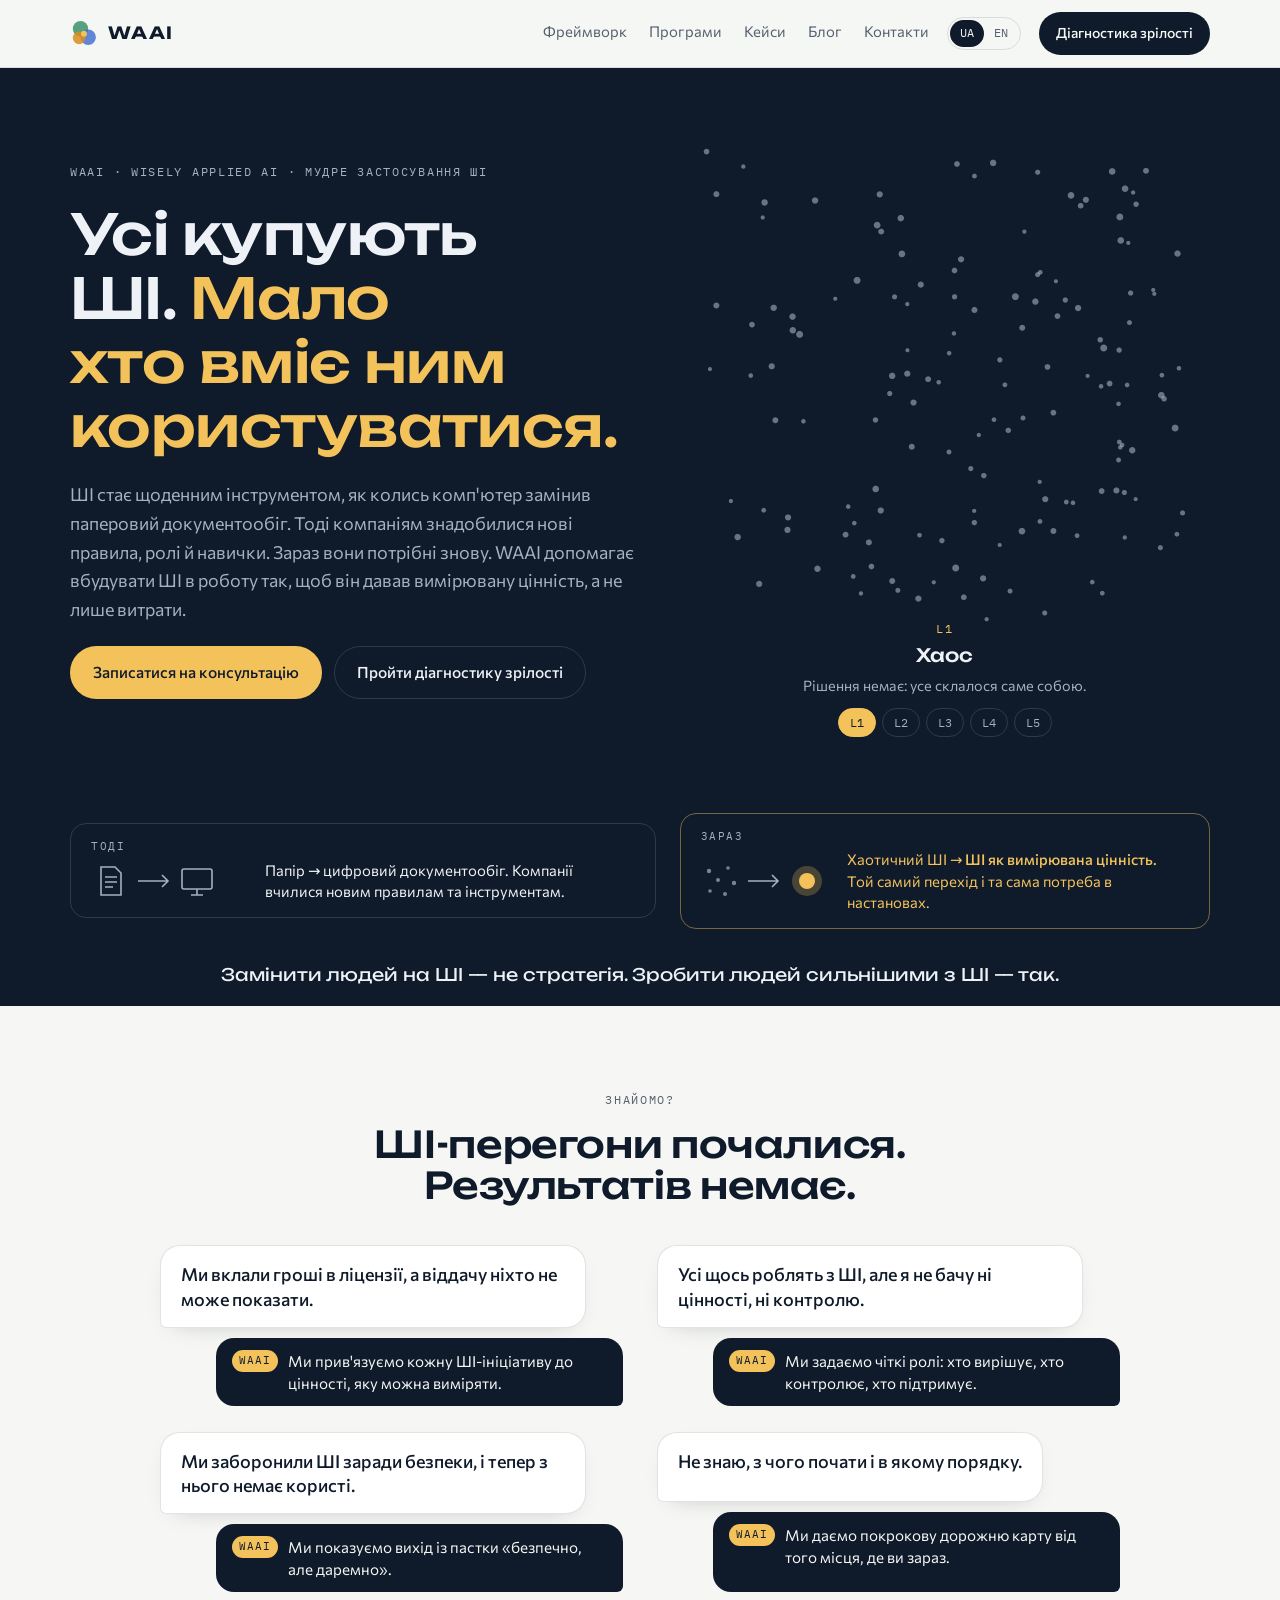
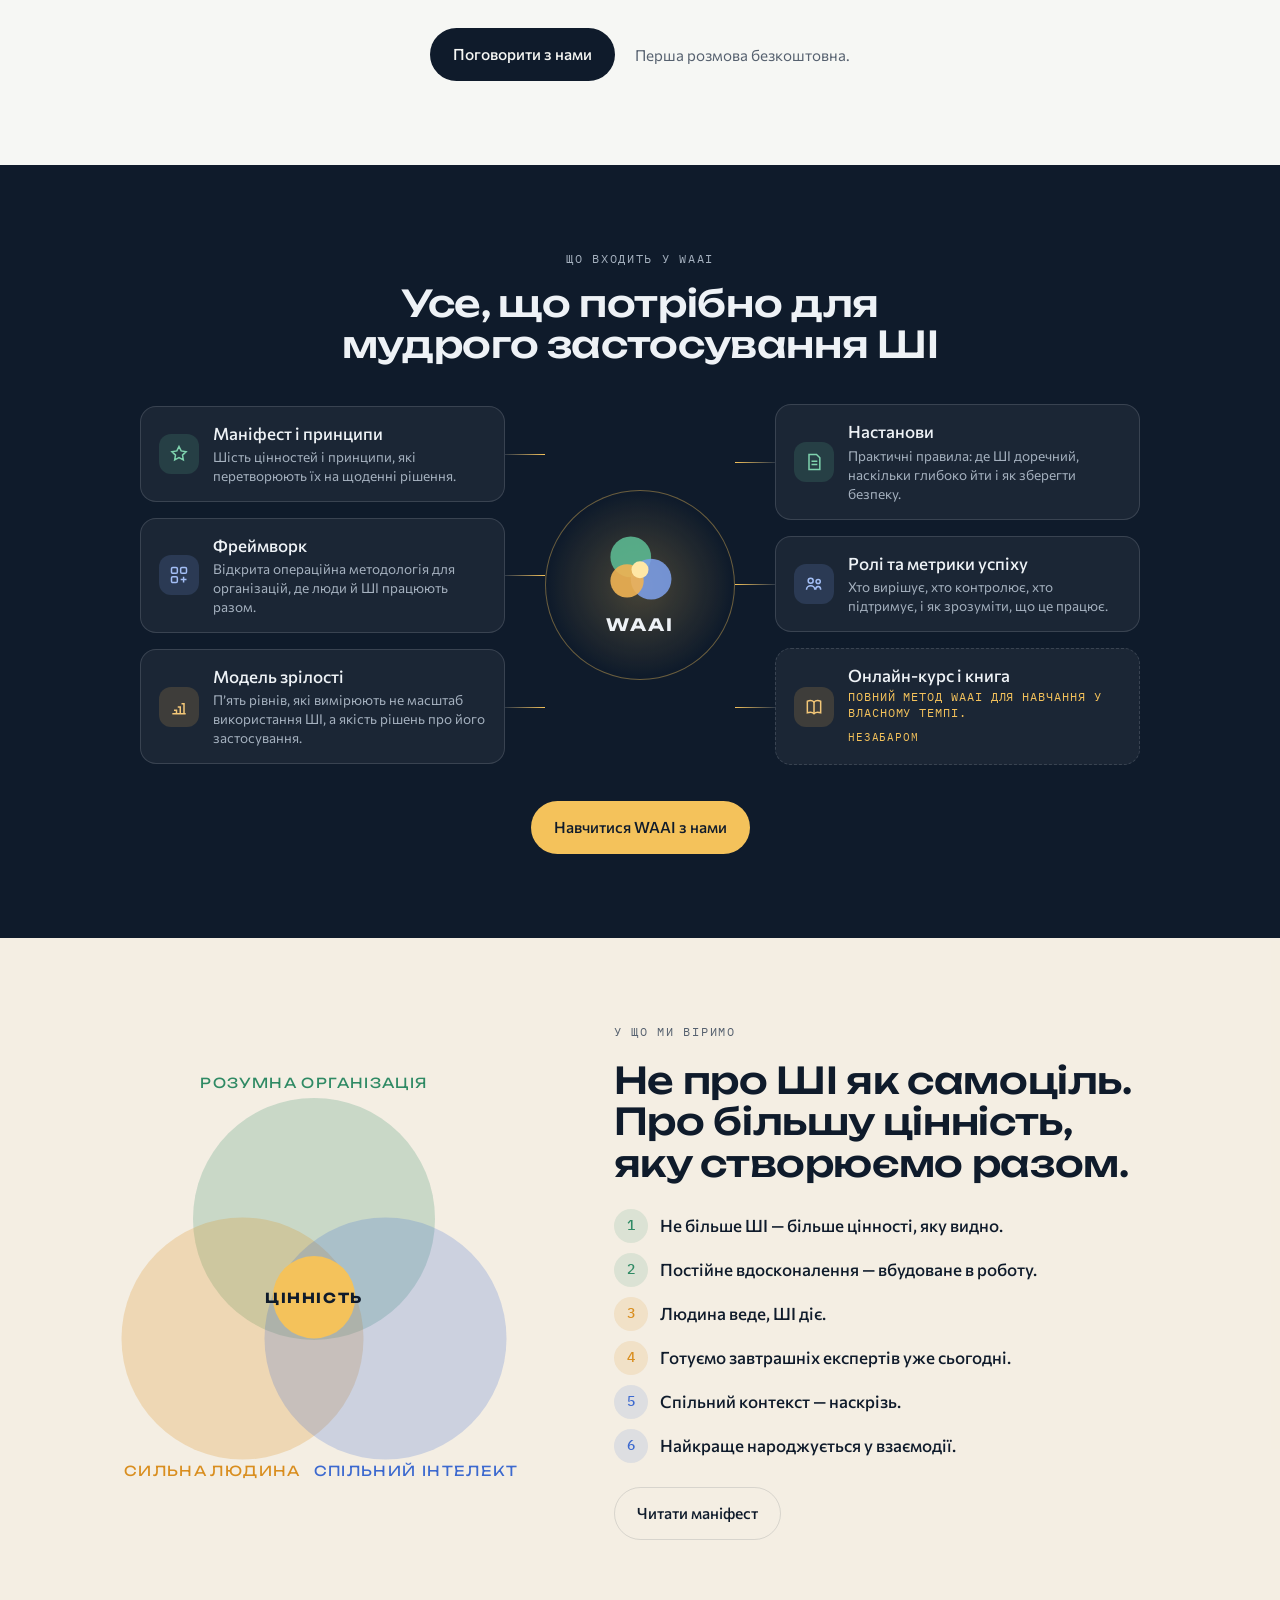
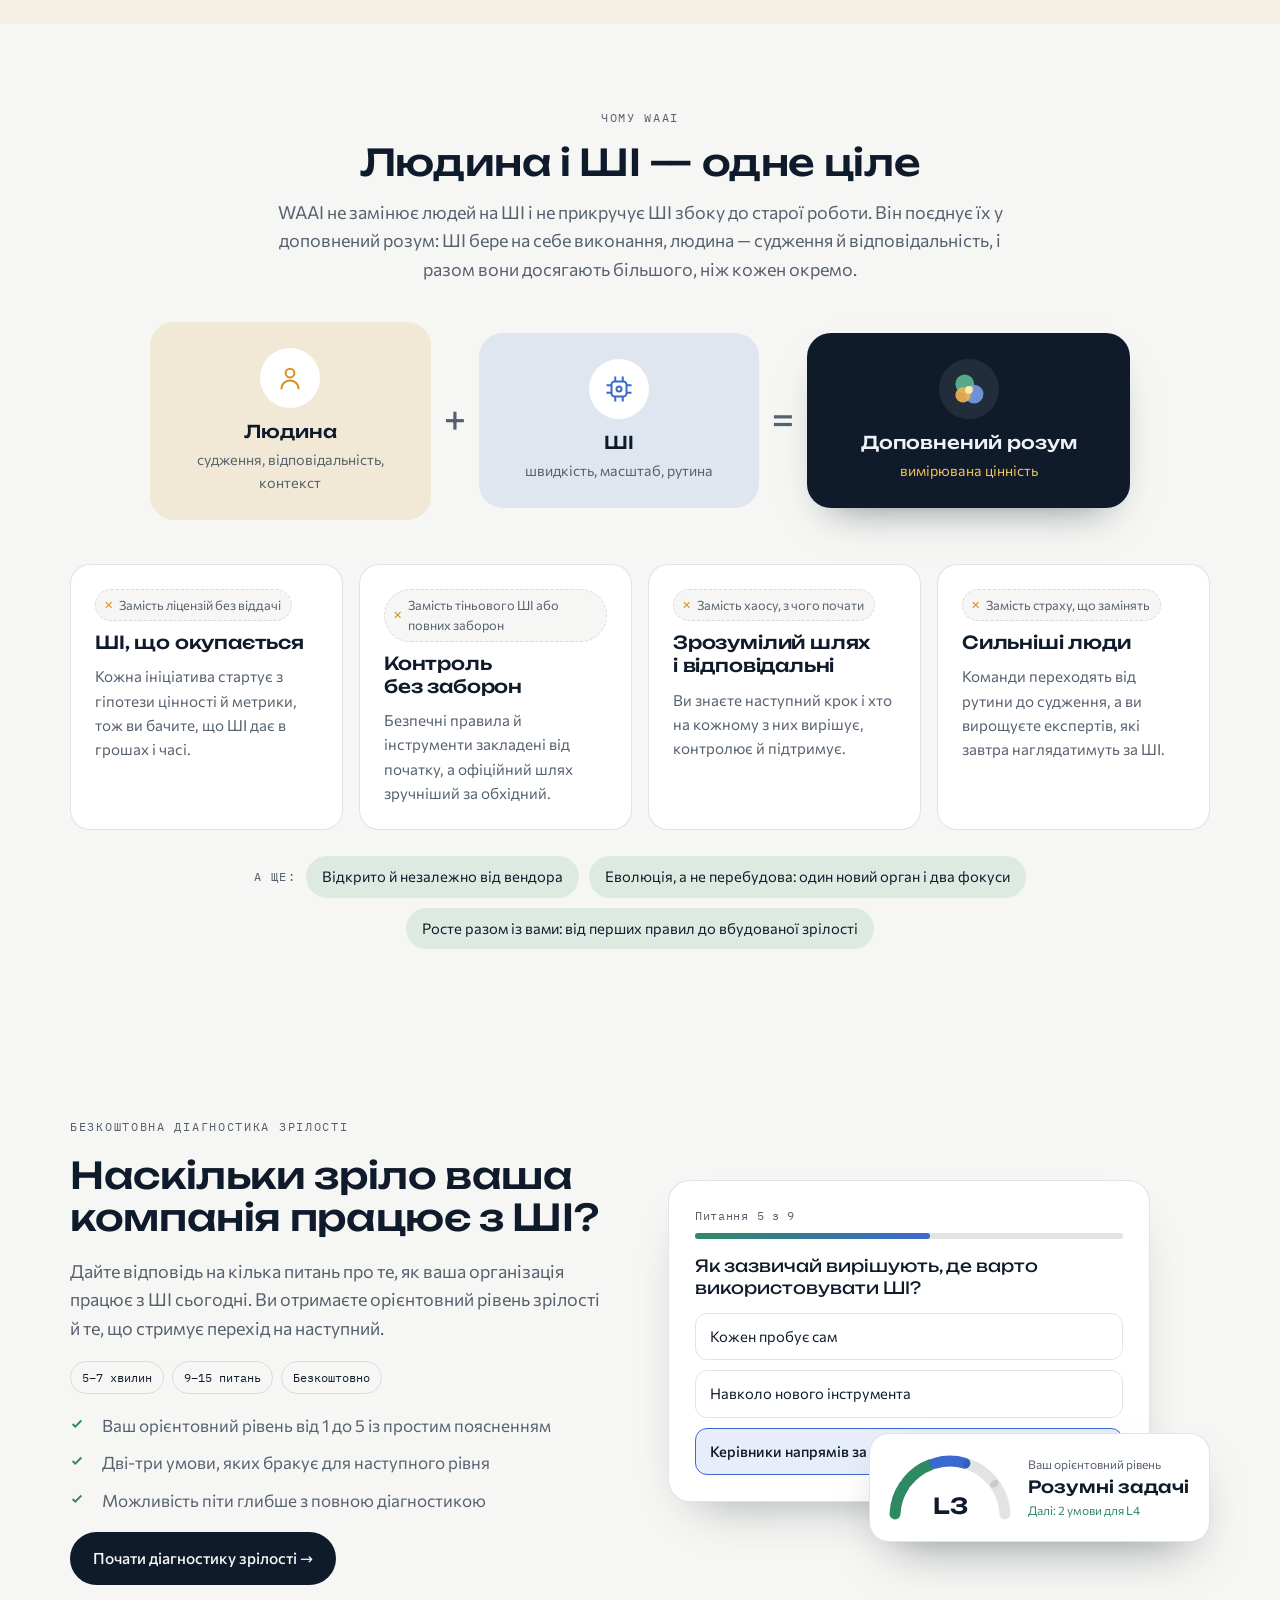
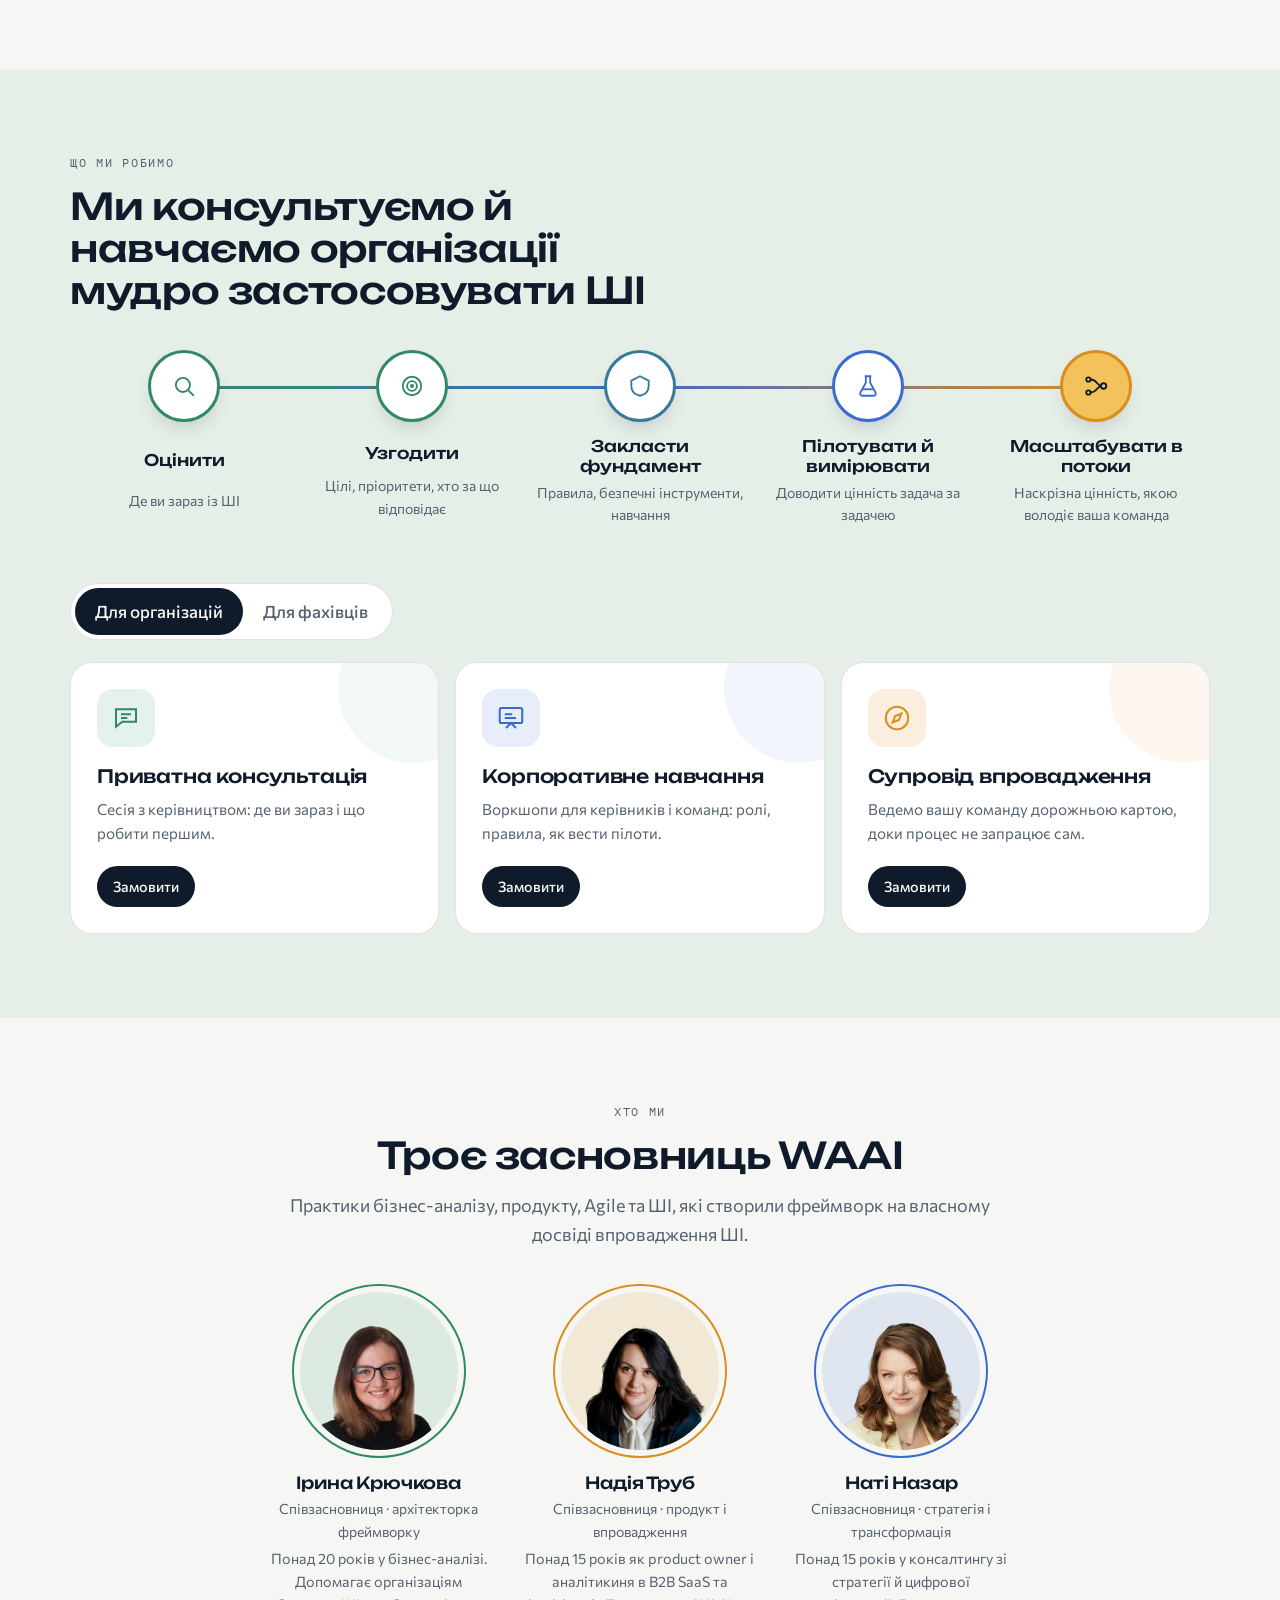
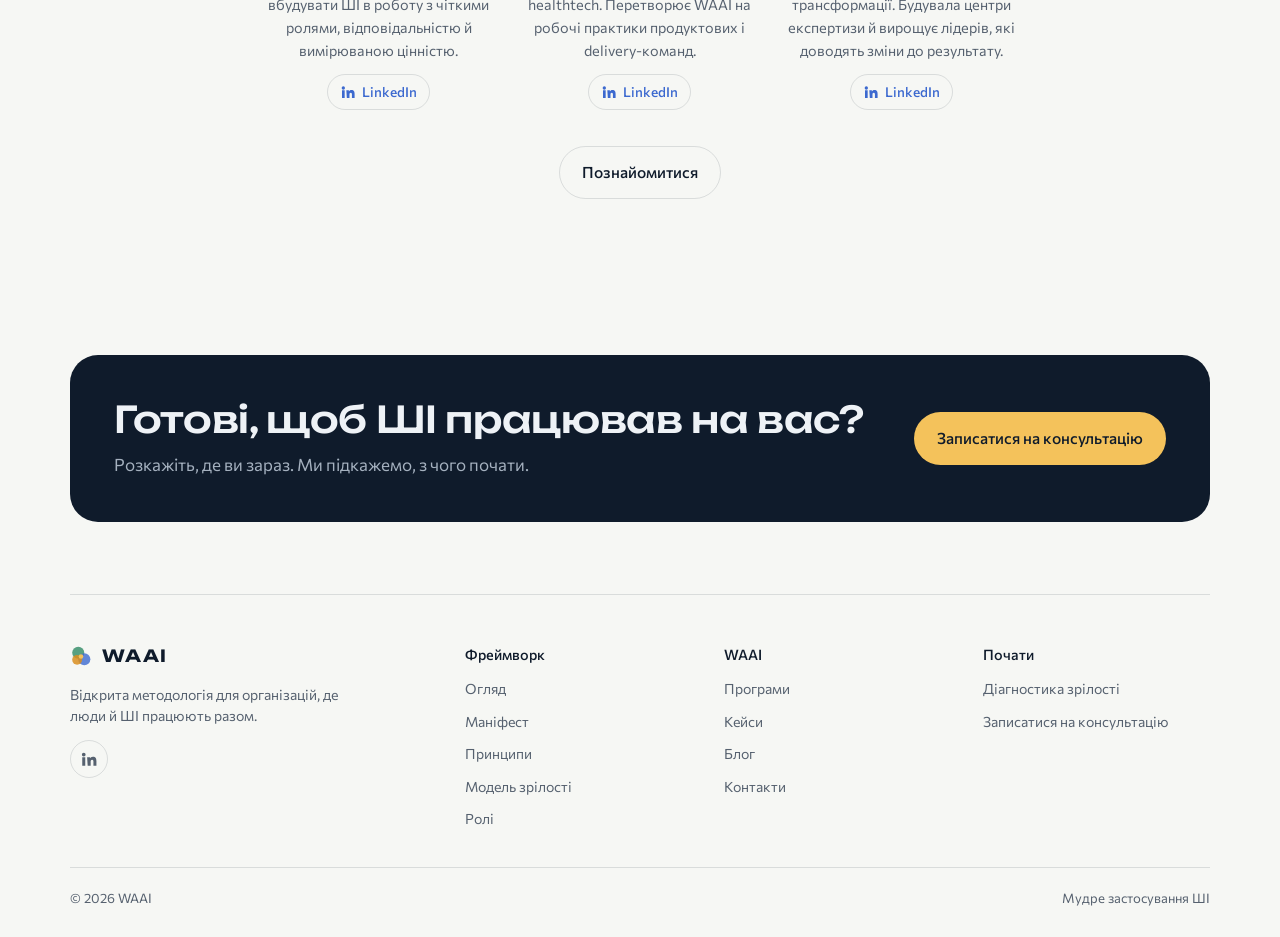
<file: uk/index.html>
<!-- Generated by scripts/build-uk.js from index.html and assets/js/site.js. Do not edit by hand. -->
<!doctype html>
<html lang="uk">
<head>
<meta charset="utf-8">
<meta name="viewport" content="width=device-width,initial-scale=1,viewport-fit=cover">
<title>WAAI · Wisely Applied AI: фреймворк зрілості ШІ, консалтинг і навчання</title>
<meta name="description" content="WAAI (Wisely Applied AI, мудре застосування ШІ) — відкритий фреймворк для впровадження ШІ в організаціях: модель зрілості ШІ з 5 рівнів, ролі й правила, консалтинг, корпоративне навчання та оцінка зрілості ШІ.">
<meta property="og:title" content="WAAI · Wisely Applied AI · Мудре застосування ШІ">
<meta property="og:description" content="Відкрита методологія для організацій, де люди й ШІ працюють разом.">
<meta property="og:type" content="website">
<meta property="og:url" content="https://wisely-applied-ai.com/uk/">
<link rel="canonical" href="https://wisely-applied-ai.com/uk/">
<link rel="alternate" hreflang="en" href="https://wisely-applied-ai.com/">
<link rel="alternate" hreflang="uk" href="https://wisely-applied-ai.com/uk/">
<link rel="alternate" hreflang="x-default" href="https://wisely-applied-ai.com/">
<meta property="og:image" content="https://wisely-applied-ai.com/assets/img/og-image.png">
<meta property="og:image:width" content="1200">
<meta property="og:image:height" content="630">
<meta property="og:image:alt" content="WAAI · Wisely Applied AI: an open methodology for organisations where people and AI work together">
<meta property="og:site_name" content="WAAI · Wisely Applied AI">
<meta property="og:locale" content="uk_UA">
<meta property="og:locale:alternate" content="en_GB">
<meta name="twitter:card" content="summary_large_image">
<meta name="twitter:title" content="WAAI · Wisely Applied AI">
<meta name="twitter:description" content="Відкрита методологія для організацій, де люди й ШІ працюють разом.">
<meta name="twitter:image" content="https://wisely-applied-ai.com/assets/img/og-image.png">
<meta name="theme-color" content="#0F1B2B">
<link rel="alternate" type="text/plain" href="https://wisely-applied-ai.com/llms.txt" title="LLM-readable summary">
<script type="application/ld+json">
{
  "@context": "https://schema.org",
  "@graph": [
    {
      "@type": "Organization",
      "@id": "https://wisely-applied-ai.com/#org",
      "name": "WAAI",
      "alternateName": ["Wisely Applied AI", "WAAI framework", "Мудре застосування ШІ"],
      "url": "https://wisely-applied-ai.com/",
      "logo": "https://wisely-applied-ai.com/assets/img/favicon.svg",
      "image": "https://wisely-applied-ai.com/assets/img/og-image.png",
      "description": "WAAI (Wisely Applied AI) is an open methodology for organisations where people and AI work together: consulting, corporate training, guided AI adoption and an AI maturity assessment.",
      "email": "info@wisely-applied-ai.com",
      "sameAs": ["https://www.linkedin.com/company/waai-framework/"],
      "knowsAbout": ["AI adoption", "AI maturity model", "AI governance", "AI transformation", "AI-native organisation", "AI literacy", "Responsible use of AI"],
      "knowsLanguage": ["en", "uk"],
      "founder": [
        {"@type": "Person", "name": "Iryna Kriuchkova", "jobTitle": "Co-founder, framework architect", "image": "https://wisely-applied-ai.com/assets/img/team/iryna-kriuchkova.webp", "sameAs": ["https://www.linkedin.com/in/irynakriuchkova"]},
        {"@type": "Person", "name": "Nadiya Trub", "jobTitle": "Co-founder, product and delivery", "image": "https://wisely-applied-ai.com/assets/img/team/nadiya-trub.webp", "sameAs": ["https://www.linkedin.com/in/nadiyatrub"]},
        {"@type": "Person", "name": "Nati Nazar", "jobTitle": "Co-founder, strategy and transformation", "image": "https://wisely-applied-ai.com/assets/img/team/nati-nazar.webp", "sameAs": ["https://www.linkedin.com/in/natinazar"]}
      ],
      "makesOffer": [
        {"@type": "Offer", "itemOffered": {"@type": "Service", "name": "AI consulting for leadership", "serviceType": "AI strategy consulting"}},
        {"@type": "Offer", "itemOffered": {"@type": "Service", "name": "Corporate AI training", "serviceType": "AI training for leaders and teams"}},
        {"@type": "Offer", "itemOffered": {"@type": "Service", "name": "Guided AI adoption", "serviceType": "AI transformation coaching"}},
        {"@type": "Offer", "itemOffered": {"@type": "Service", "name": "AI maturity assessment", "serviceType": "AI maturity diagnostic"}}
      ]
    },
    {
      "@type": "WebSite",
      "@id": "https://wisely-applied-ai.com/#website",
      "url": "https://wisely-applied-ai.com/",
      "name": "WAAI · Wisely Applied AI",
      "inLanguage": ["en", "uk"],
      "publisher": {"@id": "https://wisely-applied-ai.com/#org"}
    },
    {
      "@type": "DefinedTermSet",
      "@id": "https://wisely-applied-ai.com/#maturity",
      "name": "WAAI AI maturity model",
      "description": "Five levels of AI maturity. Maturity is the quality of the decision: whether a deliberate, recorded decision stands behind how each piece of work is done.",
      "hasDefinedTerm": [
        {"@type": "DefinedTerm", "termCode": "L1", "name": "Chaos", "description": "AI is used spontaneously, without control. Risk outweighs benefit."},
        {"@type": "DefinedTerm", "termCode": "L2", "name": "Control", "description": "A safe foundation: rules, approved tools, data under control, basic AI literacy and a working AI Centre."},
        {"@type": "DefinedTerm", "termCode": "L3", "name": "Smart tasks", "description": "Competence centres prioritise tasks and set the right depth of automation for each."},
        {"@type": "DefinedTerm", "termCode": "L4", "name": "Smart flows", "description": "Areas are stitched into end-to-end flows without losing context."},
        {"@type": "DefinedTerm", "termCode": "L5", "name": "Built-in maturity", "description": "New flows are designed optimal from the start and existing ones are continuously reviewed."}
      ]
    }
  ]
}
</script>
<link rel="icon" href="/assets/img/favicon.svg" type="image/svg+xml">
<link rel="preconnect" href="https://fonts.googleapis.com">
<link rel="preconnect" href="https://fonts.gstatic.com" crossorigin>
<link rel="stylesheet" href="https://fonts.googleapis.com/css2?family=Unbounded:wght@400;500;700&family=Commissioner:wght@300;400;500;600&family=IBM+Plex+Mono:wght@400;500&display=swap">
<link rel="stylesheet" href="/assets/css/site.css?v=20261127">
</head>
<body>
<header class="nav">
  <div class="wrap">
    <a class="brand" href="#home" aria-label="WAAI home">
      <svg width="28" height="28" viewBox="0 0 40 40" aria-hidden="true"><circle cx="15" cy="14" r="11" fill="var(--green)" opacity=".8"/><circle cx="26" cy="26" r="11" fill="var(--blue)" opacity=".8"/><circle cx="13" cy="27" r="9" fill="var(--amber)" opacity=".85"/><circle cx="20" cy="21" r="4.2" fill="var(--core)"/></svg>
      WAAI
    </a>
    <nav class="menu" id="menu" aria-label="Main">
      <a href="#framework" data-nav="framework" data-i="mFramework">Фреймворк</a>
      <a href="#programs" data-nav="programs" data-i="mPrograms">Програми</a>
      <a href="#cases" data-nav="cases" data-i="mCases">Кейси</a>
      <a href="#blog" data-nav="blog" data-i="mBlog">Блог</a>
      <a href="#contact" data-nav="contact" data-i="mContact">Контакти</a>
    </nav>
    <div class="lang" role="group" aria-label="Language">
      <button type="button" id="lang-uk" aria-pressed="true">UA</button>
      <button type="button" id="lang-en" aria-pressed="false">EN</button>
    </div>
    <a class="btn btn-primary navcta js-assess" href="/assessment/?lang=uk" data-i="navAssess">Діагностика зрілості</a>
    <button class="burger" id="burger" type="button" aria-label="Menu" aria-expanded="false" aria-controls="menu"><svg width="20" height="20" viewBox="0 0 20 20" fill="none" stroke="currentColor" stroke-width="1.8" aria-hidden="true"><path d="M3 6h14M3 10h14M3 14h14"/></svg></button>
  </div>
</header>

<!-- ================= HOME ================= -->
<div class="page on" data-page="home">
  <!-- HERO -->
  <div class="hero">
    <div class="wrap">
      <div class="hero-copy">
        <span class="eyebrow" data-i="heroEyebrow">WAAI · Wisely Applied AI · Мудре застосування ШІ</span>
        <h1 data-i="heroTitle">Усі купують ШІ. <em>Мало хто вміє ним користуватися.</em></h1>
        <p class="lede" data-i="heroLede">ШІ стає щоденним інструментом, як колись комп'ютер замінив паперовий документообіг. Тоді компаніям знадобилися нові правила, ролі й навички. Зараз вони потрібні знову. WAAI допомагає вбудувати ШІ в роботу так, щоб він давав вимірювану цінність, а не лише витрати.</p>
        <div class="hero-ctas">
          <a class="btn btn-amber" href="#contact" data-i="ctaConsult">Записатися на консультацію</a>
          <a class="btn btn-ghost-dark js-assess" href="/assessment/?lang=uk" data-i="ctaAssess">Пройти діагностику зрілості</a>
        </div>
      </div>
      <div class="cover">
        <canvas id="cover" width="1040" height="1040" aria-hidden="true"></canvas>
        <div class="stage" aria-live="polite"><span class="sl" id="stage-lv">L1</span><b id="stage-nm">Chaos</b><small id="stage-cap">No decision: things just happened.</small></div>
        <div class="stages" id="stages" role="group" aria-label="Maturity levels"><button type="button" class="on">L1</button><button type="button">L2</button><button type="button">L3</button><button type="button">L4</button><button type="button">L5</button></div>
      </div>
    </div>
    <div class="wrap shift">
      <div class="shift-card">
        <span class="t" data-i="eraThenT">Тоді</span>
        <div class="shift-vis" aria-hidden="true">
          <svg width="40" height="40" viewBox="0 0 40 40" fill="none" stroke="currentColor" stroke-width="1.6"><path d="M10 6h14l6 6v22H10z"/><path d="M14 16h12M14 21h12M14 26h8"/></svg>
          <svg class="arr" width="34" height="14" viewBox="0 0 34 14" fill="none" stroke="currentColor" stroke-width="1.6"><path d="M1 7h30M25 1l6 6-6 6"/></svg>
          <svg width="40" height="40" viewBox="0 0 40 40" fill="none" stroke="currentColor" stroke-width="1.6"><rect x="5" y="8" width="30" height="20" rx="2"/><path d="M14 34h12M20 28v6"/></svg>
        </div>
        <span class="v" data-i="eraThen">Папір → цифровий документообіг. Компанії вчилися новим правилам та інструментам.</span>
      </div>
      <div class="shift-card now">
        <span class="t" data-i="eraNowT">Зараз</span>
        <div class="shift-vis" aria-hidden="true">
          <svg width="40" height="40" viewBox="0 0 40 40"><g fill="currentColor" opacity=".7"><circle cx="8" cy="10" r="2.2"/><circle cx="27" cy="7" r="1.8"/><circle cx="17" cy="19" r="2"/><circle cx="33" cy="22" r="2.2"/><circle cx="9" cy="30" r="1.8"/><circle cx="24" cy="33" r="2"/></g></svg>
          <svg class="arr" width="34" height="14" viewBox="0 0 34 14" fill="none" stroke="currentColor" stroke-width="1.6"><path d="M1 7h30M25 1l6 6-6 6"/></svg>
          <svg width="40" height="40" viewBox="0 0 40 40"><circle cx="20" cy="20" r="15" fill="var(--core)" opacity=".25"/><circle cx="20" cy="20" r="8" fill="var(--core)"/></svg>
        </div>
        <span class="v" data-i="eraNow">Хаотичний ШІ → <b>ШІ як вимірювана цінність.</b> Той самий перехід і та сама потреба в настановах.</span>
      </div>
      <p class="stance2" data-i="heroStance">Замінити людей на ШІ — не стратегія. Зробити людей сильнішими з ШІ — так.</p>
    </div>
  </div>

  <!-- PROBLEMS: chat-style -->
  <section class="sx">
    <div class="wrap">
      <div class="sec-head center">
        <span class="eyebrow" data-i="probEyebrow">Знайомо?</span>
        <h2 data-i="probTitle">ШІ-перегони почалися. Результатів немає.</h2>
      </div>
      <div class="chat">
        <div class="pair"><p class="bub" data-i="pain1">Ми вклали гроші в ліцензії, а віддачу ніхто не може показати.</p><p class="ans"><span class="who">WAAI</span><span data-i="pain1a">Ми прив'язуємо кожну ШІ-ініціативу до цінності, яку можна виміряти.</span></p></div>
        <div class="pair"><p class="bub" data-i="pain2">Усі щось роблять з ШІ, але я не бачу ні цінності, ні контролю.</p><p class="ans"><span class="who">WAAI</span><span data-i="pain2a">Ми задаємо чіткі ролі: хто вирішує, хто контролює, хто підтримує.</span></p></div>
        <div class="pair"><p class="bub" data-i="pain3">Ми заборонили ШІ заради безпеки, і тепер з нього немає користі.</p><p class="ans"><span class="who">WAAI</span><span data-i="pain3a">Ми показуємо вихід із пастки «безпечно, але даремно».</span></p></div>
        <div class="pair"><p class="bub" data-i="pain4">Не знаю, з чого почати і в якому порядку.</p><p class="ans"><span class="who">WAAI</span><span data-i="pain4a">Ми даємо покрокову дорожню карту від того місця, де ви зараз.</span></p></div>
      </div>
      <div class="cta-row center"><a class="btn btn-primary" href="#contact" data-i="ctaTalk">Поговорити з нами</a><span class="note" data-i="ctaTalkNote">Перша розмова безкоштовна.</span></div>
    </div>
  </section>

  <!-- WHAT WE DO: roadmap + packages -->
  <section class="sx dark">
    <div class="wrap">
      <div class="sec-head center">
        <span class="eyebrow" data-i="compEyebrow">Що входить у WAAI</span>
        <h2 data-i="compTitle">Усе, що потрібно для мудрого застосування ШІ</h2>
      </div>
      <div class="hub">
        <div class="side l">
          <a class="node2" href="#manifesto"><span class="ni g"><svg width="20" height="20" viewBox="0 0 24 24" fill="none" stroke="currentColor" stroke-width="1.8"><path d="M12 3l2.6 5.3 5.9.9-4.3 4.1 1 5.8L12 16.4 6.8 19.1l1-5.8-4.3-4.1 5.9-.9z"/></svg></span><span><b data-i="cp5">Маніфест і принципи</b><small data-i="cp5d">Шість цінностей і принципи, які перетворюють їх на щоденні рішення.</small></span></a>
          <a class="node2" href="#framework"><span class="ni b"><svg width="20" height="20" viewBox="0 0 24 24" fill="none" stroke="currentColor" stroke-width="1.8"><rect x="3" y="3" width="7" height="7" rx="1.5"/><rect x="14" y="3" width="7" height="7" rx="1.5"/><rect x="3" y="14" width="7" height="7" rx="1.5"/><path d="M14 17.5h7M17.5 14v7"/></svg></span><span><b data-i="cp1">Фреймворк</b><small data-i="cp1d">Відкрита операційна методологія для організацій, де люди й ШІ працюють разом.</small></span></a>
          <a class="node2" href="#maturity"><span class="ni a"><svg width="20" height="20" viewBox="0 0 24 24" fill="none" stroke="currentColor" stroke-width="1.8"><path d="M4 20h16M6 16h3v4M10.5 12h3v8M15 8h3v12"/></svg></span><span><b data-i="cp3">Модель зрілості</b><small data-i="cp3d">П’ять рівнів, які вимірюють не масштаб використання ШІ, а якість рішень про його застосування.</small></span></a>
        </div>
        <div class="core" aria-hidden="true"><svg width="74" height="74" viewBox="0 0 40 40"><circle cx="15" cy="14" r="11" fill="#5FC097" opacity=".85"/><circle cx="26" cy="26" r="11" fill="#7FA3EE" opacity=".85"/><circle cx="13" cy="27" r="9" fill="#F0B354" opacity=".9"/><circle cx="20" cy="21" r="4.6" fill="#FFE7A6"/></svg><span>WAAI</span></div>
        <div class="side r">
          <a class="node2" href="#framework"><span class="ni g"><svg width="20" height="20" viewBox="0 0 24 24" fill="none" stroke="currentColor" stroke-width="1.8"><path d="M6 3h9l4 4v14H6z"/><path d="M9 11h7M9 15h7"/></svg></span><span><b data-i="cp2">Настанови</b><small data-i="cp2d">Практичні правила: де ШІ доречний, наскільки глибоко йти і як зберегти безпеку.</small></span></a>
          <a class="node2" href="#roles"><span class="ni b"><svg width="20" height="20" viewBox="0 0 24 24" fill="none" stroke="currentColor" stroke-width="1.8"><circle cx="8" cy="8" r="3"/><circle cx="17" cy="9" r="2.5"/><path d="M3 19c0-3 2.5-5 5-5s5 2 5 5M14 19c0-2.4 1.4-4 3-4s3 1.6 3 4"/></svg></span><span><b data-i="cp4">Ролі та метрики успіху</b><small data-i="cp4d">Хто вирішує, хто контролює, хто підтримує, і як зрозуміти, що це працює.</small></span></a>
          <a class="node2 soon" href="#contact"><span class="ni a"><svg width="20" height="20" viewBox="0 0 24 24" fill="none" stroke="currentColor" stroke-width="1.8"><path d="M4 5c3-1 6-1 8 1 2-2 5-2 8-1v14c-3-1-6-1-8 1-2-2-5-2-8-1z"/><path d="M12 6v14"/></svg></span><span><b data-i="cp6">Онлайн-курс і книга</b><small data-i="hc6d">Повний метод WAAI для навчання у власному темпі.</small><em class="soonmark" data-i="soon">Незабаром</em></span></a>
        </div>
      </div>
      <div class="cta-row center"><a class="btn btn-amber" href="#contact" data-i="ctaLearn">Навчитися WAAI з нами</a></div>
    </div>
  </section>

  <!-- ASSESSMENT: product mock -->
  <section class="sx warm">
    <div class="wrap values2">
      <div class="venn" aria-hidden="true">
        <svg viewBox="0 -4 320 304" width="100%">
          <circle cx="160" cy="105" r="88" fill="var(--green)" opacity=".22"/>
          <circle cx="108" cy="192" r="88" fill="var(--amber)" opacity=".24"/>
          <circle cx="212" cy="192" r="88" fill="var(--blue)" opacity=".22"/>
          <circle cx="160" cy="162" r="30" fill="var(--core)"/>
          <text x="160" y="166" text-anchor="middle" class="vc" style="fill:#0F1B2B" data-i="svgValue">ЦІННІСТЬ</text>
          <text x="160" y="10" text-anchor="middle" class="vt" style="fill:var(--green)" data-i="svgOrg">РОЗУМНА ОРГАНІЗАЦІЯ</text>
          <text x="86" y="292" text-anchor="middle" class="vt" style="fill:var(--amber)" data-i="svgHum">СИЛЬНА ЛЮДИНА</text>
          <text x="234" y="292" text-anchor="middle" class="vt" style="fill:var(--blue)" data-i="svgShr">СПІЛЬНИЙ ІНТЕЛЕКТ</text>
        </svg>
      </div>
      <div class="vlist">
        <span class="eyebrow" data-i="valEyebrow">У що ми віримо</span>
        <h2 data-i="valTitle">Не про ШІ як самоціль. Про більшу цінність, яку створюємо разом.</h2>
        <ol>
          <li class="g"><span>1</span><b data-i="v1">Не більше ШІ — більше цінності, яку видно.</b></li>
          <li class="g"><span>2</span><b data-i="v2">Постійне вдосконалення — вбудоване в роботу.</b></li>
          <li class="a"><span>3</span><b data-i="v3">Людина веде, ШІ діє.</b></li>
          <li class="a"><span>4</span><b data-i="v4">Готуємо завтрашніх експертів уже сьогодні.</b></li>
          <li class="b"><span>5</span><b data-i="v5">Спільний контекст — наскрізь.</b></li>
          <li class="b"><span>6</span><b data-i="v6">Найкраще народжується у взаємодії.</b></li>
        </ol>
        <div><a class="btn btn-ghost" href="#manifesto" data-i="ctaManifesto">Читати маніфест</a></div>
      </div>
    </div>
  </section>

  <!-- WHY -->
  <section class="sx why2">
    <div class="wrap">
      <div class="sec-head center">
        <span class="eyebrow" data-i="whyEyebrow">Чому WAAI</span>
        <h2 data-i="wTitle">Людина і ШІ — одне ціле</h2>
        <p class="lede" data-i="wLede">WAAI не замінює людей на ШІ і не прикручує ШІ збоку до старої роботи. Він поєднує їх у доповнений розум: ШІ бере на себе виконання, людина — судження й відповідальність, і разом вони досягають більшого, ніж кожен окремо.</p>
      </div>
      <div class="eq" aria-label="Human plus AI equals augmented intelligence">
        <div class="eqc hum"><span class="eqi"><svg width="30" height="30" viewBox="0 0 24 24" fill="none" stroke="currentColor" stroke-width="1.6" aria-hidden="true"><circle cx="12" cy="8" r="3.5"/><path d="M5 21c0-4 3-7 7-7s7 3 7 7"/></svg></span><b data-i="wHum">Людина</b><small data-i="wHumD">судження, відповідальність, контекст</small></div>
        <span class="op" aria-hidden="true">+</span>
        <div class="eqc ai"><span class="eqi"><svg width="30" height="30" viewBox="0 0 24 24" fill="none" stroke="currentColor" stroke-width="1.6" aria-hidden="true"><rect x="6" y="6" width="12" height="12" rx="2.5"/><path d="M9 2v4M15 2v4M9 18v4M15 18v4M2 9h4M2 15h4M18 9h4M18 15h4"/><circle cx="12" cy="12" r="2"/></svg></span><b data-i="wAi">ШІ</b><small data-i="wAiD">швидкість, масштаб, рутина</small></div>
        <span class="op" aria-hidden="true">=</span>
        <div class="eqc res"><span class="eqi"><svg width="34" height="34" viewBox="0 0 40 40" aria-hidden="true"><circle cx="15" cy="14" r="11" fill="#5FC097" opacity=".85"/><circle cx="26" cy="26" r="11" fill="#7FA3EE" opacity=".85"/><circle cx="13" cy="27" r="9" fill="#F0B354" opacity=".9"/><circle cx="20" cy="21" r="4.6" fill="#FFE7A6"/></svg></span><b data-i="wRes">Доповнений розум</b><small data-i="wResD">вимірювана цінність</small></div>
      </div>
      <div class="outs">
        <div class="out"><span class="inst" data-i="wI1">Замість ліцензій без віддачі</span><h3 data-i="wO1">ШІ, що окупається</h3><p data-i="wO1d">Кожна ініціатива стартує з гіпотези цінності й метрики, тож ви бачите, що ШІ дає в грошах і часі.</p></div>
        <div class="out"><span class="inst" data-i="wI2">Замість тіньового ШІ або повних заборон</span><h3 data-i="wO2">Контроль без заборон</h3><p data-i="wO2d">Безпечні правила й інструменти закладені від початку, а офіційний шлях зручніший за обхідний.</p></div>
        <div class="out"><span class="inst" data-i="wI3">Замість хаосу, з чого почати</span><h3 data-i="wO3">Зрозумілий шлях і відповідальні</h3><p data-i="wO3d">Ви знаєте наступний крок і хто на кожному з них вирішує, контролює й підтримує.</p></div>
        <div class="out"><span class="inst" data-i="wI4">Замість страху, що замінять</span><h3 data-i="wO4">Сильніші люди</h3><p data-i="wO4d">Команди переходять від рутини до судження, а ви вирощуєте експертів, які завтра наглядатимуть за ШІ.</p></div>
      </div>
      <div class="plus">
        <span class="plus-l" data-i="wPlus">А ще:</span>
        <span class="chip" data-i="wP1">Відкрито й незалежно від вендора</span>
        <span class="chip" data-i="wP2">Еволюція, а не перебудова: один новий орган і два фокуси</span>
        <span class="chip" data-i="wP3">Росте разом із вами: від перших правил до вбудованої зрілості</span>
      </div>
    </div>
  </section>
  <section class="sx">
    <div class="wrap assess2">
      <div class="assess-copy">
        <span class="eyebrow" data-i="asEyebrow">Безкоштовна діагностика зрілості</span>
        <h2 data-i="asTitle">Наскільки зріло ваша компанія працює з ШІ?</h2>
        <p class="lede" data-i="asLede">Дайте відповідь на кілька питань про те, як ваша організація працює з ШІ сьогодні. Ви отримаєте орієнтовний рівень зрілості й те, що стримує перехід на наступний.</p>
        <div class="facts"><span data-i="as1">5–7 хвилин</span><span data-i="as2">9–15 питань</span><span data-i="as3">Безкоштовно</span></div>
        <ul class="gets">
          <li><svg width="14" height="14" viewBox="0 0 16 16" fill="none" stroke="currentColor" stroke-width="2.2" aria-hidden="true"><path d="M3 8l3 3 7-7"/></svg><span data-i="ag1">Ваш орієнтовний рівень від 1 до 5 із простим поясненням</span></li>
          <li><svg width="14" height="14" viewBox="0 0 16 16" fill="none" stroke="currentColor" stroke-width="2.2" aria-hidden="true"><path d="M3 8l3 3 7-7"/></svg><span data-i="ag2">Дві-три умови, яких бракує для наступного рівня</span></li>
          <li><svg width="14" height="14" viewBox="0 0 16 16" fill="none" stroke="currentColor" stroke-width="2.2" aria-hidden="true"><path d="M3 8l3 3 7-7"/></svg><span data-i="ag3">Можливість піти глибше з повною діагностикою</span></li>
        </ul>
        <div><a class="btn btn-primary js-assess" href="/assessment/?lang=uk" data-i="asStart">Почати діагностику зрілості →</a></div>
      </div>
      <div class="mock" aria-hidden="true">
        <div class="mock-q">
          <div class="prog"><span data-i="mProg">Питання 5 з 9</span><i><b></b></i></div>
          <p class="mq" data-i="mQ">Як зазвичай вирішують, де варто використовувати ШІ?</p>
          <span class="opt" data-i="mA">Кожен пробує сам</span>
          <span class="opt" data-i="mB">Навколо нового інструмента</span>
          <span class="opt on" data-i="mC">Керівники напрямів за критеріями</span>
        </div>
        <div class="mock-r">
          <svg viewBox="0 0 120 68" width="132" height="75">
            <path d="M10.0 58.0 A50 50 0 0 1 18.4 32.3" stroke="var(--green)" stroke-width="10" fill="none" stroke-linecap="round"/>
            <path d="M20.8 29.0 A50 50 0 0 1 42.7 13.1" stroke="var(--green)" stroke-width="10" fill="none" stroke-linecap="round"/>
            <path d="M46.5 11.9 A50 50 0 0 1 73.5 11.9" stroke="var(--blue)" stroke-width="10" fill="none" stroke-linecap="round"/>
            <path d="M77.3 13.1 A50 50 0 0 1 99.2 29.0" stroke="var(--line)" stroke-width="10" fill="none" stroke-linecap="round"/>
            <path d="M101.6 32.3 A50 50 0 0 1 110.0 58.0" stroke="var(--line)" stroke-width="10" fill="none" stroke-linecap="round"/>
            <text x="60" y="58" text-anchor="middle" style="font:600 20px var(--f-display);fill:var(--ink)">L3</text>
          </svg>
          <div><small data-i="mRes">Ваш орієнтовний рівень</small><b data-i="l3">Розумні задачі</b><small class="nx" data-i="mNext">Далі: 2 умови для L4</small></div>
        </div>
      </div>
    </div>
  </section>

  <!-- VALUES: venn -->
  <section class="sx tint">
    <div class="wrap">
      <div class="sec-head">
        <span class="eyebrow" data-i="whatEyebrow">Що ми робимо</span>
        <h2 data-i="whatTitle">Ми консультуємо й навчаємо організації мудро застосовувати ШІ</h2>
      </div>
      <ol class="journey">
        <li><span class="node"><svg width="26" height="26" viewBox="0 0 24 24" fill="none" stroke="currentColor" stroke-width="1.7"><circle cx="11" cy="11" r="6.5"/><path d="M16 16l5 5"/></svg></span><b data-i="r1">Оцінити</b><span data-i="r1d">Де ви зараз із ШІ</span></li>
        <li><span class="node"><svg width="26" height="26" viewBox="0 0 24 24" fill="none" stroke="currentColor" stroke-width="1.7"><circle cx="12" cy="12" r="8.5"/><circle cx="12" cy="12" r="4.5"/><circle cx="12" cy="12" r="1" fill="currentColor"/></svg></span><b data-i="r2">Узгодити</b><span data-i="r2d">Цілі, пріоритети, хто за що відповідає</span></li>
        <li><span class="node"><svg width="26" height="26" viewBox="0 0 24 24" fill="none" stroke="currentColor" stroke-width="1.7"><path d="M12 3l8 4v5c0 5-3.5 8-8 9-4.5-1-8-4-8-9V7z"/></svg></span><b data-i="r3">Закласти фундамент</b><span data-i="r3d">Правила, безпечні інструменти, навчання</span></li>
        <li><span class="node"><svg width="26" height="26" viewBox="0 0 24 24" fill="none" stroke="currentColor" stroke-width="1.7"><path d="M9 3h6M10 3v6l-5 9a2 2 0 0 0 2 3h10a2 2 0 0 0 2-3l-5-9V3"/><path d="M7.5 15h9"/></svg></span><b data-i="r4">Пілотувати й вимірювати</b><span data-i="r4d">Доводити цінність задача за задачею</span></li>
        <li><span class="node last"><svg width="26" height="26" viewBox="0 0 24 24" fill="none" stroke="currentColor" stroke-width="1.7"><circle cx="5" cy="6" r="2"/><circle cx="5" cy="18" r="2"/><circle cx="19" cy="12" r="2.5"/><path d="M7 6c6 0 6 6 10 6M7 18c6 0 6-6 10-6"/></svg></span><b data-i="r5">Масштабувати в потоки</b><span data-i="r5d">Наскрізна цінність, якою володіє ваша команда</span></li>
      </ol>

      <div class="tabs" role="tablist" aria-label="Offers">
        <button type="button" role="tab" id="tab-org" aria-selected="true" aria-controls="pane-org" data-i="pkOrg">Для організацій</button>
        <button type="button" role="tab" id="tab-ind" aria-selected="false" aria-controls="pane-ind" data-i="pkInd">Для фахівців</button>
      </div>
      <div class="offers" id="pane-org" role="tabpanel" aria-labelledby="tab-org">
        <div class="offer-card g"><span class="oi"><svg width="30" height="30" viewBox="0 0 24 24" fill="none" stroke="currentColor" stroke-width="1.6"><path d="M4 5h16v10H9l-5 4z"/><path d="M8 9h8M8 12h5"/></svg></span><h3 data-i="pk1">Приватна консультація</h3><p data-i="pk1d">Сесія з керівництвом: де ви зараз і що робити першим.</p><a class="go" href="#contact" data-i="pkReq">Замовити</a></div>
        <div class="offer-card b"><span class="oi"><svg width="30" height="30" viewBox="0 0 24 24" fill="none" stroke="currentColor" stroke-width="1.6"><rect x="3" y="4" width="18" height="12" rx="1.5"/><path d="M8 20l4-4 4 4M7 9h6M7 12h9"/></svg></span><h3 data-i="pk2">Корпоративне навчання</h3><p data-i="pk2d">Воркшопи для керівників і команд: ролі, правила, як вести пілоти.</p><a class="go" href="#contact" data-i="pkReq">Замовити</a></div>
        <div class="offer-card a"><span class="oi"><svg width="30" height="30" viewBox="0 0 24 24" fill="none" stroke="currentColor" stroke-width="1.6"><circle cx="12" cy="12" r="9"/><path d="M15.5 8.5l-2 5-5 2 2-5z"/></svg></span><h3 data-i="pk3">Супровід впровадження</h3><p data-i="pk3d">Ведемо вашу команду дорожньою картою, доки процес не запрацює сам.</p><a class="go" href="#contact" data-i="pkReq">Замовити</a></div>
      </div>
      <div class="offers" id="pane-ind" role="tabpanel" aria-labelledby="tab-ind" hidden>
        <div class="offer-card b soon"><span class="oi"><svg width="30" height="30" viewBox="0 0 24 24" fill="none" stroke="currentColor" stroke-width="1.6"><rect x="3" y="5" width="18" height="12" rx="1.5"/><path d="M10 8.5v5l4.5-2.5z" fill="currentColor"/><path d="M8 21h8"/></svg></span><h3 data-i="pk4">Вебінари</h3><p data-i="pk4d">Відкриті сесії про WAAI і як його застосовувати.</p><span class="soon-tag" data-i="soon">Незабаром</span></div>
        <div class="offer-card g soon"><span class="oi"><svg width="30" height="30" viewBox="0 0 24 24" fill="none" stroke="currentColor" stroke-width="1.6"><path d="M2 9l10-5 10 5-10 5z"/><path d="M6 11v5c3 2.5 9 2.5 12 0v-5M22 9v6"/></svg></span><h3 data-i="pk5">Навчання для практиків</h3><p data-i="pk5d">Для бізнес-аналітиків, Product Owners, Agile-коучів і AI-лідів.</p><span class="soon-tag" data-i="soon">Незабаром</span></div>
        <div class="offer-card a soon"><span class="oi"><svg width="30" height="30" viewBox="0 0 24 24" fill="none" stroke="currentColor" stroke-width="1.6"><circle cx="12" cy="9" r="6"/><path d="M8.5 14l-1.5 7 5-3 5 3-1.5-7"/></svg></span><h3 data-i="pk6">Сертифікація</h3><p data-i="pk6d">Станьте сертифікованим практиком WAAI.</p><span class="soon-tag" data-i="soon">Незабаром</span></div>
      </div>
    </div>
  </section>

  <!-- TEAM -->
  <section class="sx">
    <div class="wrap">
      <div class="sec-head center">
        <span class="eyebrow" data-i="teamEyebrow">Хто ми</span>
        <h2 data-i="teamTitle">Троє засновниць WAAI</h2>
        <p class="lede" data-i="teamLede">Практики бізнес-аналізу, продукту, Agile та ШІ, які створили фреймворк на власному досвіді впровадження ШІ.</p>
      </div>
      <div class="crew">
        <div class="mate g"><div class="ph"><img src="/assets/img/team/iryna-kriuchkova.webp" alt="Ірина Крючкова" loading="lazy" width="560" height="560"></div><h3 data-i="tm1">Ірина Крючкова</h3><span data-i="tm1r">Співзасновниця · архітекторка фреймворку</span><p class="bio" data-i="tm1b">Понад 20 років у бізнес-аналізі. Допомагає організаціям вбудувати ШІ в роботу з чіткими ролями, відповідальністю й вимірюваною цінністю.</p><a class="li" href="https://www.linkedin.com/in/irynakriuchkova" target="_blank" rel="noopener" aria-label="Iryna Kriuchkova on LinkedIn"><svg width="16" height="16" viewBox="0 0 24 24" fill="currentColor" aria-hidden="true"><path d="M4.98 3.5a2.5 2.5 0 1 1 0 5 2.5 2.5 0 0 1 0-5zM3 9.5h4V21H3zM9.5 9.5h3.8v1.6h.06c.53-1 1.83-2.06 3.77-2.06 4.03 0 4.77 2.65 4.77 6.1V21h-4v-5.1c0-1.22-.02-2.8-1.7-2.8-1.71 0-1.97 1.33-1.97 2.7V21h-4z"/></svg>LinkedIn</a></div>
        <div class="mate a"><div class="ph"><img src="/assets/img/team/nadiya-trub.webp" alt="Надія Труб" loading="lazy" width="560" height="560"></div><h3 data-i="tm2">Надія Труб</h3><span data-i="tm2r">Співзасновниця · продукт і впровадження</span><p class="bio" data-i="tm2b">Понад 15 років як product owner і аналітикиня в B2B SaaS та healthtech. Перетворює WAAI на робочі практики продуктових і delivery-команд.</p><a class="li" href="https://www.linkedin.com/in/nadiyatrub" target="_blank" rel="noopener" aria-label="Nadiya Trub on LinkedIn"><svg width="16" height="16" viewBox="0 0 24 24" fill="currentColor" aria-hidden="true"><path d="M4.98 3.5a2.5 2.5 0 1 1 0 5 2.5 2.5 0 0 1 0-5zM3 9.5h4V21H3zM9.5 9.5h3.8v1.6h.06c.53-1 1.83-2.06 3.77-2.06 4.03 0 4.77 2.65 4.77 6.1V21h-4v-5.1c0-1.22-.02-2.8-1.7-2.8-1.71 0-1.97 1.33-1.97 2.7V21h-4z"/></svg>LinkedIn</a></div>
        <div class="mate b"><div class="ph"><img src="/assets/img/team/nati-nazar.webp" alt="Наті Назар" loading="lazy" width="560" height="560"></div><h3 data-i="tm3">Наті Назар</h3><span data-i="tm3r">Співзасновниця · стратегія і трансформація</span><p class="bio" data-i="tm3b">Понад 15 років у консалтингу зі стратегії й цифрової трансформації. Будувала центри експертизи й вирощує лідерів, які доводять зміни до результату.</p><a class="li" href="https://www.linkedin.com/in/natinazar" target="_blank" rel="noopener" aria-label="Nati Nazar on LinkedIn"><svg width="16" height="16" viewBox="0 0 24 24" fill="currentColor" aria-hidden="true"><path d="M4.98 3.5a2.5 2.5 0 1 1 0 5 2.5 2.5 0 0 1 0-5zM3 9.5h4V21H3zM9.5 9.5h3.8v1.6h.06c.53-1 1.83-2.06 3.77-2.06 4.03 0 4.77 2.65 4.77 6.1V21h-4v-5.1c0-1.22-.02-2.8-1.7-2.8-1.71 0-1.97 1.33-1.97 2.7V21h-4z"/></svg>LinkedIn</a></div>
      </div>
      <div class="cta-row center"><a class="btn btn-ghost" href="#contact" data-i="ctaMeet">Познайомитися</a></div>
    </div>
  </section>

  <!-- COMPONENTS: hub diagram on dark -->

  <div class="wrap">
    <div class="band">
      <div><h2 data-i="bandTitle">Готові, щоб ШІ працював на вас?</h2><p data-i="bandText">Розкажіть, де ви зараз. Ми підкажемо, з чого почати.</p></div>
      <a class="btn btn-amber" href="#contact" data-i="ctaConsult">Записатися на консультацію</a>
    </div>
  </div>
</div>

<!-- ================= FRAMEWORK PAGES ================= -->
<template id="fw-subnav">
  <nav class="subnav" aria-label="Framework">
    <a href="#framework" data-sub="framework" data-i="sOverview">Огляд</a>
    <a href="#manifesto" data-sub="manifesto" data-i="sManifesto">Маніфест</a>
    <a href="#principles" data-sub="principles" data-i="sPrinciples">Принципи</a>
    <a href="#maturity" data-sub="maturity" data-i="sMaturity">Модель зрілості</a>
    <a href="#roles" data-sub="roles" data-i="sRoles">Ролі</a>
  </nav>
</template>

<div class="page" data-page="framework"><main class="wrap">
  <div class="phead"><div class="fwnav"></div><span class="eyebrow" data-i="mFramework">Фреймворк</span><h1 data-i="fwTitle">Фреймворк WAAI</h1><p class="lede" data-i="fwLede">WAAI (Wisely Applied AI) — відкрита методологія для організацій, де люди й ШІ працюють разом. Вона відповідає на три питання: де місце ШІ, наскільки глибоко його застосовувати і хто за це відповідає?</p></div>
  <div class="comps pbottom">
    <a class="comp" href="#manifesto"><h3 data-i="sManifesto">Маніфест</h3><p data-i="fw1">Шість цінностей у трьох блоках: розумна організація, сильна людина, спільний інтелект.</p><span class="more" data-i="more">Детальніше →</span></a>
    <a class="comp" href="#principles"><h3 data-i="sPrinciples">Принципи</h3><p data-i="fw2">Дванадцять принципів, які перетворюють цінності на щоденні рішення.</p><span class="more" data-i="more">Детальніше →</span></a>
    <a class="comp" href="#maturity"><h3 data-i="sMaturity">Модель зрілості</h3><p data-i="fw3">П'ять рівнів: від хаосу до вбудованої зрілості.</p><span class="more" data-i="more">Детальніше →</span></a>
    <a class="comp" href="#roles"><h3 data-i="sRoles">Ролі</h3><p data-i="fw4">Три центри відповідальності та їхні представники в кожній команді.</p><span class="more" data-i="more">Детальніше →</span></a>
    <div class="comp soon"><span class="tag" data-i="soon">Незабаром</span><h3 data-i="fw5t">Настанови та метрики успіху</h3><p data-i="fw5">Практичні шаблони й метрики, спершу доступні в наших програмах.</p></div>
    <div class="comp soon"><span class="tag" data-i="soon">Незабаром</span><h3 data-i="cp6">Онлайн-курс і книга</h3><p data-i="fw6">Повний метод в одному місці.</p></div>
  </div>
</main></div>

<div class="page" data-page="manifesto"><main class="wrap">
  <div class="phead"><div class="fwnav"></div><span class="eyebrow" data-i="sManifesto">Маніфест</span><h1 data-i="manTitle">Маніфест організації, що мудро застосовує ШІ</h1><p class="lede" data-i="manLede">Шість цінностей у трьох блоках. Відкрийте будь-яку, щоб прочитати, що вона означає на практиці.</p></div>
  <div class="xbar"><button class="xall" type="button" aria-pressed="false"><span class="x-o" data-i="expAll">Розгорнути все</span><span class="x-c" data-i="colAll">Згорнути все</span></button></div>
  <div class="mvis xgroup">
    <div class="vgrp org"><h3 data-i="bOrg">Розумна організація</h3>
      <details class="xd"><summary><span class="n">01</span><span class="st" data-i="v1">Не більше ШІ — більше цінності, яку видно.</span></summary><p data-i="v1d">Мета — не максимум ШІ і не найбільше інструментів, а вимірюваний результат: економія чи дохід, які можна порахувати і відчути. ШІ — інструмент успіху організації, а не самоціль. Кожна задача автоматизується рівно настільки, наскільки виправдано цінністю, ризиком, витратами і законодавством. Ця дисципліна доречності й робить нас швидшими за тих, хто автоматизує все підряд.</p></details>
      <details class="xd"><summary><span class="n">02</span><span class="st" data-i="v2">Постійне вдосконалення — вбудоване в роботу.</span></summary><p data-i="v2d">Зміна — не разовий проєкт, а вбудований режим: організація безперервно переглядає й покращує свої ланцюжки цінності, не зупиняючи щоденну роботу. Цикл удосконалення живе в самій операційній тканині, тож зміна стає нормою, а не потрясінням. Безпеку, надійність і відповідність закону ми закладаємо в цю зміну by-design — до інциденту, а не після. І кожен цикл робить організацію швидшою, дешевшою і сильнішою.</p></details>
    </div>
    <div class="vgrp hum"><h3 data-i="bHum">Сильна людина</h3>
      <details class="xd"><summary><span class="n">03</span><span class="st" data-i="v3">Людина веде, ШІ діє.</span></summary><p data-i="v3d">Людина не жертва змін і не залишкова ланка після автоматизації — вона веде трансформацію. Людина визначає, що делегувати ШІ, встановлює межі й контролі, наглядає за його роботою і лишається відповідальною за результат. Ми проводимо зміни разом із людьми, чесно пояснюємо, що і чому змінюється, і допомагаємо кожному знайти роль, де його судження важить найбільше.</p></details>
      <details class="xd"><summary><span class="n">04</span><span class="st" data-i="v4">Готуємо завтрашніх експертів уже сьогодні.</span></summary><p data-i="v4d">Найбільший ризик автоматизації — не втрата робочих місць, а втрата шляху, яким виростають майстри: віддавши агентам усю початкову роботу, організація ризикує залишитися завтра без спеціалістів, здатних відповідати за ШІ. Тому ми свідомо зберігаємо і вирощуємо це джерело вже зараз — розвиваємо людей у бік судження, оцінювання й нагляду за роботою ШІ, а не змагання з ним у виконанні.</p></details>
    </div>
    <div class="vgrp shr"><h3 data-i="bShr">Спільний інтелект</h3>
      <details class="xd"><summary><span class="n">05</span><span class="st" data-i="v5">Спільний контекст — наскрізь.</span></summary><p data-i="v5d">Цінність, яку несе організація, досягає до отримувача через руки багатьох різних людей, відділів і агентів. ШІ має допомогти зберегти єдиний контекст уздовж всього ланцюга: інформація не губиться й не спотворюється на переходах між виконавцями. Ми працюємо в спільному контексті, а не передаємо одне одному уламки — і саме це робить спільний інтелект можливим.</p></details>
      <details class="xd"><summary><span class="n">06</span><span class="st" data-i="v6">Найкраще народжується у взаємодії.</span></summary><p data-i="v6d">Спільний інтелект — це не лише людина+ШІ, а й людина+людина. Довіра, наставництво, складні розмови й спільні рішення народжуються у взаємодії людей; ШІ це підсилює, але не замінює. Найкращі рішення виникають там, де синергія людей і агентів дає більше, ніж сума частин.</p></details>
    </div>
  </div>
  <section class="mwhy pbottom"><h2 data-i="manWhyT">Навіщо цей маніфест</h2><p class="pre" data-i="manPre">Стати ШІ-оптимальною організацією — це швидше дійти до результату, бо розумніше, а не в гонитві за новою технологією без цілі й вимірювання. Ми еволюційно перебудовуємо організацію в мережу потоків цінності, де люди й ШІ працюють разом, а ШІ застосовується там і рівно настільки, наскільки створює вимірювану цінність. Поки інші женуться за хайпом і потім переробляють, ми йдемо коротшим шляхом до справжньої вимірюваної ефективності, не зупиняючи бізнес ні на день.</p></section>
</main></div>

<div class="page" data-page="principles"><main class="wrap">
  <div class="phead"><div class="fwnav"></div><span class="eyebrow" data-i="sPrinciples">Принципи</span><h1 data-i="prTitle">Дванадцять принципів</h1><p class="lede" data-i="prLede">Принципи перетворюють маніфест на правила дії. Три умови стосуються всього, решта дев'ять — це три напрями дії. Відкрийте будь-який принцип, щоб прочитати пояснення.</p></div>
  <div class="xbar"><button class="xall" type="button" aria-pressed="false"><span class="x-o" data-i="expAll">Розгорнути все</span><span class="x-c" data-i="colAll">Згорнути все</span></button></div>
  <div class="princ xgroup pbottom">
    <div class="pgrp g1"><h3 data-i="pg1">Умови для всього</h3><p class="gsub" data-i="pg1s">Застосовні до всього; порушення будь-якої зупиняє впровадження.</p><div class="plist">
      <details class="xd"><summary><span class="n">01</span><span class="st" data-i="p1">Вимірювана цінність — до старту.</span></summary><p data-i="p1d">Жодне ШІ-впровадження не починається без гіпотези цінності й метрики. Що не піддається вимірюванню, те не масштабується.</p></details>
      <details class="xd"><summary><span class="n">02</span><span class="st" data-i="p2">Безпека й відповідність — за задумом.</span></summary><p data-i="p2d">Захищеність, надійність і готовність до змінних правил закладені в дизайн потоку від початку, а не з'являються після інциденту чи аудиту.</p></details>
      <details class="xd"><summary><span class="n">03</span><span class="st" data-i="p3">Немає фундаменту даних — немає ШІ на потоці.</span></summary><p data-i="p3d">Готовність і якість даних — передумова автоматизації: спершу фундамент, потім агенти. Це ж закриває витік даних через тіньовий ШІ.</p></details>
    </div></div>
    <div class="pgrp g2"><h3 data-i="pg2">Встигати, не втрачаючи контроль</h3><p class="gsub" data-i="pg2s">Рухаємося в темпі, якого вимагає ринок, але кожен крок автономії ШІ врівноважений контролем і людською відповідальністю.</p><div class="plist">
      <details class="xd"><summary><span class="n">04</span><span class="st" data-i="p4">Зміна — постійний безпечний режим, а не проєкт.</span></summary><p data-i="p4d">Дві швидкості: щоденна робота триває, поки систему переналаштовують. Ніякого «зламати все й зібрати заново».</p></details>
      <details class="xd"><summary><span class="n">05</span><span class="st" data-i="p5">Автономію видають покроково, разом із контролем.</span></summary><p data-i="p5d">Що вища автономія агента, то сильніший нагляд: рівень контролю дорівнює ціні помилки. Управління росте разом з автономією, а не наздоганяє її.</p></details>
      <details class="xd"><summary><span class="n">06</span><span class="st" data-i="p6">За кожен агентний потік відповідає названа людина.</span></summary><p data-i="p6d">Названий власник, точка втручання й оборотний «стоп». Відповідальність несе людина, ніколи не агент.</p></details>
    </div></div>
    <div class="pgrp g3"><h3 data-i="pg3">Автоматизувати, не втрачаючи людей</h3><p class="gsub" data-i="pg3s">Передаємо рутину агентам так, щоб люди не зникали, а ставали сильнішими й встигали осмислити й прийняти зміну.</p><div class="plist">
      <details class="xd"><summary><span class="n">07</span><span class="st" data-i="p7">Роль зміщується в бік судження, а не зникає.</span></summary><p data-i="p7d">Коли ШІ забирає рутинне виконання, місце людини в ролі не скорочують, а переосмислюють у бік оцінювання, рішень і нагляду за роботою ШІ. Вивільнений час свідомо інвестують у розвиток цього судження, а не лише вирізають як економію.</p></details>
      <details class="xd"><summary><span class="n">08</span><span class="st" data-i="p8">Шлях, яким виростають експерти, тримаємо під контролем.</span></summary><p data-i="p8d">Віддаючи агентам початкову роботу, організація легко втрачає сходинки, якими джуніор доростає до сеньйора. Тому ми свідомо проєктуємо, звідки братимуться майбутні експерти: через які завдання, наставництво й практику, а не лишаємо це на самоплив.</p></details>
      <details class="xd"><summary><span class="n">09</span><span class="st" data-i="p9">Темп трансформації — на швидкості усвідомленого прийняття.</span></summary><p data-i="p9d">Швидкість задає не технологія, а здатність людей осмислити й свідомо прийняти зміну. Тому ми стримуємо темп до цього рівня й залучаємо людей до рішень, що їх стосуються: коли людина розуміє, що і чому змінюється, і має голос, вона приймає зміну, а не чинить опір. Випереджати цю межу чи вирішувати мовчки за людей означає гарантовано втратити довіру й адопцію.</p></details>
    </div></div>
    <div class="pgrp g4"><h3 data-i="pg4">Готувати організацію, а не лише технологію</h3><p class="gsub" data-i="pg4s">ШІ приживається не там, де найкраща модель, а там, де готові процеси, дані й власність.</p><div class="plist">
      <details class="xd"><summary><span class="n">10</span><span class="st" data-i="p10">ШІ — частина робочого процесу, а не додаток збоку.</span></summary><p data-i="p10d">ШІ, який живе окремо від того, як люди реально працюють, не масштабується. Впровадження вбудовують у наскрізний робочий процес; пілот без шляху до реального використання й продакшену не стартує.</p></details>
      <details class="xd"><summary><span class="n">11</span><span class="st" data-i="p11">Санкціонований шлях має бути легшим за тіньовий.</span></summary><p data-i="p11d">«Тіньовий ШІ» — це коли співробітники самі користуються ШІ-інструментами в обхід компанії, поза її відома й контролем (витік даних, зламаний комплаєнс). Ми керуємо цим не забороною, а зручністю: коли офіційний безпечний шлях простіший за обхідний, тіньовий зникає сам.</p></details>
      <details class="xd"><summary><span class="n">12</span><span class="st" data-i="p12">Цінність має власника й оцінювача.</span></summary><p data-i="p12d">За кожну гіпотезу цінності хтось відповідає: формулює її, володіє нею й вимірює, чи вона справдилась. У нашій моделі цю роль несе Власник стратегії. Ідеться не про недосяжний «наскрізний контроль над усім потоком», а про ясну відповідальність за цінність та її оцінку.</p></details>
    </div></div>
  </div>
</main></div>

<div class="page" data-page="maturity"><main class="wrap">
  <div class="phead"><div class="fwnav"></div><span class="eyebrow" data-i="sMaturity">Модель зрілості</span><h1 data-i="matTitle">Зрілість — це якість рішення</h1><p class="lede" data-i="matLede">Дві компанії можуть виглядати однаково: щось автоматизовано, щось вручну. Одна на рівні 1, інша на рівні 5. Різниця в тому, чи стоїть за цим свідоме записане рішення.</p></div>
  <div class="lvls">
    <div class="lvl"><span class="code">L1<b data-i="l1">Хаос</b></span><p data-i="ml1">ШІ використовують стихійно, без контролю. Ризик більший за користь.</p><p class="dec" data-i="md1">Рішення немає: усе склалося саме собою.</p></div>
    <div class="lvl"><span class="code">L2<b data-i="l2">Контроль</b></span><p data-i="ml2">Безпечна основа: правила, дозволені інструменти, дані під контролем, базова ШІ-грамотність і діючий ШІ-центр.</p><p class="dec" data-i="md2">Вирішують, що допустимо й безпечно, а не що доцільно.</p></div>
    <div class="lvl"><span class="code">L3<b data-i="l3">Розумні задачі</b></span><p data-i="ml3">Центри компетенції мають процес та інфраструктуру, щоб у своїх ділянках обирати пріоритетні задачі й визначати для них доцільну глибину автоматизації. ШІ-центр підтримує методологічно й технічно.</p><p class="dec" data-i="md3">Зважене й записане рішення для кожної задачі.</p></div>
    <div class="lvl"><span class="code">L4<b data-i="l4">Розумні процеси</b></span><p data-i="ml4">Те саме для цілих потоків: ділянки зшивають у наскрізний потік без втрати контексту й переоцінюють, які задачі лишити, об’єднати чи прибрати.</p><p class="dec" data-i="md4">Зважене рішення для цілого потоку, включно з тим, чи потрібні всі задачі.</p></div>
    <div class="lvl"><span class="code">L5<b data-i="l5">Вбудована зрілість</b></span><p data-i="ml5">Доцільність відтворюється сама: нові потоки одразу проєктують оптимальними, а наявні постійно переглядають і вдосконалюють.</p><p class="dec" data-i="md5">Рішення ухвалюють заздалегідь і регулярно переглядають.</p></div>
  </div>
  <div class="cta-row pbottom"><a class="btn btn-primary js-assess" href="/assessment/?lang=uk" data-i="asFind">Дізнатися свій рівень →</a></div>
</main></div>

<div class="page" data-page="roles"><main class="wrap">
  <div class="phead"><div class="fwnav"></div><span class="eyebrow" data-i="sRoles">Ролі</span><h1 data-i="cenTitle">Один новий орган. Два нові фокуси.</h1><p class="lede" data-i="cenLede">WAAI розподіляє відповідальність за ШІ на три частини. «Центр» — це роль, а не обов'язково відділ. У невеликій компанії одна людина може виконувати кілька ролей.</p></div>
  <div class="centres">
    <div class="centre"><span class="tag" data-i="tagFocus1">Наявне керівництво + новий фокус</span><h3 data-i="c1">Стратегічний центр</h3><p data-i="c1d">Задає напрям і межу трансформації, виділяє ресурси й вирішує, які потоки важливіші.</p><p class="rep" data-i="c1r">У команді потоку: <b>власник стратегії</b>, відповідальний за цінність потоку.</p></div>
    <div class="centre"><span class="tag" data-i="tagFocus2">Наявні експерти + новий фокус</span><h3 data-i="c2">Центри компетенції</h3><p data-i="c2d">Керівники напрямів вирішують, що доручати ШІ у своїй сфері, наскільки глибоко і які перевірки лишаються за людиною.</p><p class="rep" data-i="c2r">У команді потоку: <b>власники компетенції</b>, по одному на ділянку.</p></div>
    <div class="centre"><span class="tag new" data-i="tagNew">Справді нова спроможність</span><h3 data-i="c3">ШІ-центр</h3><p data-i="c3d">Відповідає за інструменти, безпеку, навчання й спільні практики. Навчає експертів вести покращення, а не робить це замість них.</p><p class="rep" data-i="c3r">У команді потоку: <b>архітектор потоку</b>, який не дає контексту загубитися між ділянками.</p></div>
  </div>
  <div class="cta-row pbottom"><a class="btn btn-primary" href="#contact" data-i="ctaRoles">Налаштувати ролі з нами</a></div>
</main></div>

<!-- ================= PROGRAMS ================= -->
<div class="page" data-page="programs"><main class="wrap">
  <div class="phead"><span class="eyebrow" data-i="mPrograms">Програми</span><h1 data-i="prgTitle">Навчання й застосування WAAI</h1><p class="lede" data-i="prgLede">Формати для компаній і для фахівців. Кожна програма починається з короткої розмови про ваші цілі.</p></div>
  <div class="pk-wrap" style="margin-top:0">
    <div class="pk-col org">
      <span class="eyebrow" data-i="pkOrg">Для організацій</span>
      <div class="pk"><h3 data-i="pk1">Приватна консультація</h3><p data-i="pk1d">Сесія з керівництвом: де ви зараз і що робити першим.</p><a class="go" href="#contact" data-i="pkReq">Замовити</a></div>
      <div class="pk"><h3 data-i="pk2">Корпоративне навчання</h3><p data-i="pk2d">Воркшопи для керівників і команд: ролі, правила, як вести пілоти.</p><a class="go" href="#contact" data-i="pkReq">Замовити</a></div>
      <div class="pk"><h3 data-i="pk3">Супровід впровадження</h3><p data-i="pk3d">Ведемо вашу команду дорожньою картою, доки процес не запрацює сам.</p><a class="go" href="#contact" data-i="pkReq">Замовити</a></div>
      <div class="pk"><h3 data-i="pk7">Поглиблена діагностика</h3><p data-i="pk7d">Оцінка вашого рівня зрілості на основі інтерв’ю та фактів, із чітким розумінням того, що варто покращити.</p><a class="go" href="#contact" data-i="pkReq">Замовити</a></div>
    </div>
    <div class="pk-col ind">
      <span class="eyebrow" data-i="pkInd">Для фахівців</span>
      <div class="pk"><h3 data-i="pk4">Вебінари</h3><p data-i="pk4d">Відкриті сесії про WAAI і як його застосовувати.</p><span class="soon" data-i="soon">Незабаром</span></div>
      <div class="pk"><h3 data-i="pk5">Навчання для практиків</h3><p data-i="pk5d">Для бізнес-аналітиків, Product Owners, Agile-коучів і AI-лідів.</p><span class="soon" data-i="soon">Незабаром</span></div>
      <div class="pk"><h3 data-i="pk6">Сертифікація</h3><p data-i="pk6d">Станьте сертифікованим практиком WAAI.</p><span class="soon" data-i="soon">Незабаром</span></div>
      <div class="pk"><h3 data-i="cp6">Онлайн-курс і книга</h3><p data-i="fw6">Повний метод в одному місці.</p><span class="soon" data-i="soon">Незабаром</span></div>
    </div>
  </div>
  <div class="cta-row pbottom"><a class="btn btn-primary" href="#contact" data-i="ctaConsult">Записатися на консультацію</a></div>
</main></div>

<!-- ================= CASES / BLOG ================= -->
<div class="page" data-page="cases"><main class="wrap">
  <div class="phead"><span class="eyebrow" data-i="mCases">Кейси</span><h1 data-i="csTitle">Кейси вже в дорозі</h1></div>
  <div class="empty"><p data-i="csText">Зараз ми працюємо з першими компаніями-партнерами. Їхні історії з'являться тут. Хочете, щоб ваша компанія була серед них?</p><a class="btn btn-primary" href="#contact" data-i="csCta">Стати design-партнером</a></div>
</main></div>

<div class="page" data-page="blog"><main class="wrap">
  <div class="phead"><span class="eyebrow" data-i="mBlog">Блог</span><h1 data-i="blTitle">Нотатки про мудре застосування ШІ</h1></div>
  <div class="empty"><p data-i="blText">Перші статті вже незабаром. Залиште пошту, і ми повідомимо, коли вони вийдуть.</p><a class="btn btn-primary" href="#contact" data-i="notify2">Повідомити мене</a></div>
</main></div>

<!-- ================= CONTACT ================= -->
<div class="page" data-page="contact"><main class="wrap">
  <div class="phead"><span class="eyebrow" data-i="mContact">Контакти</span><h1 data-i="conTitle">Поговорімо про ваш ШІ</h1></div>
  <div class="contact">
    <div class="offer">
      <p class="lede" data-i="conLede" style="margin-bottom:10px">Розкажіть трохи про компанію і що вам потрібно. Ми відповімо з пропозицією першого кроку.</p>
      <div><svg width="14" height="14" viewBox="0 0 16 16" fill="none" stroke="currentColor" stroke-width="2.2" aria-hidden="true"><path d="M3 8l3 3 7-7"/></svg><span data-i="o1">Безкоштовна перша розмова</span></div>
      <div><svg width="14" height="14" viewBox="0 0 16 16" fill="none" stroke="currentColor" stroke-width="2.2" aria-hidden="true"><path d="M3 8l3 3 7-7"/></svg><span data-i="o2">Консультації, навчання й вебінари</span></div>
      <div><svg width="14" height="14" viewBox="0 0 16 16" fill="none" stroke="currentColor" stroke-width="2.2" aria-hidden="true"><path d="M3 8l3 3 7-7"/></svg><span data-i="o3">Ранній доступ до діагностики зрілості</span></div>
    </div>
    <form id="contact-form" novalidate>
      <div class="row2">
        <label for="f-name"><span data-i="fName">Ім'я</span><input id="f-name" name="name" autocomplete="name" required></label>
        <label for="f-email"><span data-i="fEmail">Робоча пошта</span><input id="f-email" name="email" type="email" autocomplete="email" required></label>
      </div>
      <div class="row2">
        <label for="f-company"><span data-i="fCompany">Компанія</span><input id="f-company" name="company" autocomplete="organization"></label>
        <label for="f-size"><span data-i="fSize">Розмір компанії</span><select id="f-size" name="size"><option>1–50</option><option selected>51–250</option><option>251–1000</option><option>1000+</option></select></label>
      </div>
      <label for="f-interest"><span data-i="fInterest">Мене цікавить</span>
        <select id="f-interest" name="interest">
          <option value="consult" data-i="opt1">Приватна консультація</option>
          <option value="training" data-i="opt2">Корпоративне навчання</option>
          <option value="webinar" data-i="opt3">Вебінари чи навчання для практиків</option>
          <option value="assess" data-i="opt4">Діагностика зрілості</option>
          <option value="partner" data-i="opt5">Стати design-партнером</option>
          <option value="other" data-i="opt6">Інше</option>
        </select>
      </label>
      <label for="f-msg"><span data-i="fMsg">Де зараз ваша організація з ШІ?</span><textarea id="f-msg" name="message"></textarea></label>
      <input type="text" name="website" class="hp" tabindex="-1" autocomplete="off" aria-hidden="true">
      <button class="btn btn-primary" type="submit" data-i="fSend">Надіслати</button>
      <p class="formnote" data-i="fNote">Ваші дані використаємо лише для відповіді.</p>
      <p class="sent" id="f-sent" hidden></p>
    </form>
  </div>
</main></div>

<div class="wrap">
  <footer class="foot">
    <div class="ftop">
      <div class="fbrand"><a class="brand" href="#home"><svg width="22" height="22" viewBox="0 0 40 40" aria-hidden="true"><circle cx="15" cy="14" r="11" fill="var(--green)" opacity=".8"/><circle cx="26" cy="26" r="11" fill="var(--blue)" opacity=".8"/><circle cx="13" cy="27" r="9" fill="var(--amber)" opacity=".85"/><circle cx="20" cy="21" r="4.2" fill="var(--core)"/></svg>WAAI</a><p data-i="footTag">Відкрита методологія для організацій, де люди й ШІ працюють разом.</p><div class="soc" aria-label="Social media"><a href="https://www.linkedin.com/company/waai-framework/?viewAsMember=true" target="_blank" rel="noopener" aria-label="LinkedIn" title="LinkedIn"><svg width="18" height="18" viewBox="0 0 24 24" fill="currentColor" aria-hidden="true"><path d="M4.98 3.5a2.5 2.5 0 1 1 0 5 2.5 2.5 0 0 1 0-5zM3 9.5h4V21H3zM9.5 9.5h3.8v1.6h.06c.53-1 1.83-2.06 3.77-2.06 4.03 0 4.77 2.65 4.77 6.1V21h-4v-5.1c0-1.22-.02-2.8-1.7-2.8-1.71 0-1.97 1.33-1.97 2.7V21h-4z"/></svg></a></div></div>
      <div class="fcol"><b data-i="mFramework">Фреймворк</b><a href="#framework" data-i="sOverview">Огляд</a><a href="#manifesto" data-i="sManifesto">Маніфест</a><a href="#principles" data-i="sPrinciples">Принципи</a><a href="#maturity" data-i="sMaturity">Модель зрілості</a><a href="#roles" data-i="sRoles">Ролі</a></div>
      <div class="fcol"><b data-i="footCo">WAAI</b><a href="#programs" data-i="mPrograms">Програми</a><a href="#cases" data-i="mCases">Кейси</a><a href="#blog" data-i="mBlog">Блог</a><a href="#contact" data-i="mContact">Контакти</a></div>
      <div class="fcol"><b data-i="footStart">Почати</b><a href="/assessment/?lang=uk" class="js-assess" data-i="navAssess">Діагностика зрілості</a><a href="#contact" data-i="ctaConsult">Записатися на консультацію</a></div>
    </div>
    <div class="fbot"><span>© 2026 WAAI</span><span data-i="foot1">Мудре застосування ШІ</span></div>
  </footer>
</div>
<script src="/assets/js/site.js?v=20261127"></script>
</body>
</html>
</file>
<file: assets/css/site.css>
*,*::before,*::after{box-sizing:border-box}
html,body{margin:0}
[hidden]{display:none!important}
img{max-width:100%}
/* Layout: a dark "ink" hero where scattered sheets (chaotic AI use) settle into three coloured streams that meet in a value core; light, airy pages below; hash-routed multi-page site */
:root{
  --paper:#F6F7F4; --surface:#FFFFFF; --ink:#0F1B2B; --muted:#56616F; --line:rgba(15,27,43,.12);
  --green:#2F8A64; --amber:#D98E1F; --blue:#3C69CF; --core:#F4C25B;
  --green-soft:rgba(47,138,100,.12); --amber-soft:rgba(217,142,31,.14); --blue-soft:rgba(60,105,207,.12);
  --hero-bg:#0F1B2B; --hero-fg:#EEF2F6; --hero-muted:#A5B1BF; --hero-line:rgba(238,242,246,.14);
  --f-display:"Unbounded","Arial Black",system-ui,sans-serif;
  --f-body:"Commissioner","Segoe UI",system-ui,sans-serif;
  --f-mono:"IBM Plex Mono",ui-monospace,Menlo,monospace;
  --wrap:1140px;
}
@media (prefers-color-scheme:dark){:root:not([data-theme="light"]){
  --paper:#0B121B; --surface:#131D29; --ink:#E8EDF2; --muted:#9BA8B6; --line:rgba(232,237,242,.12);
  --green:#6CC198; --amber:#EDB458; --blue:#88A9EA;
  --green-soft:rgba(108,193,152,.13); --amber-soft:rgba(237,180,88,.13); --blue-soft:rgba(136,169,234,.13);
  --hero-bg:#111E30; color-scheme:dark}}
:root[data-theme="dark"]{
  --paper:#0B121B; --surface:#131D29; --ink:#E8EDF2; --muted:#9BA8B6; --line:rgba(232,237,242,.12);
  --green:#6CC198; --amber:#EDB458; --blue:#88A9EA;
  --green-soft:rgba(108,193,152,.13); --amber-soft:rgba(237,180,88,.13); --blue-soft:rgba(136,169,234,.13);
  --hero-bg:#111E30; color-scheme:dark}

*{box-sizing:border-box}
body{background:var(--paper);color:var(--ink);font-family:var(--f-body);font-size:17px;line-height:1.6;padding-inline:20px;overflow-x:hidden}
.wrap{max-width:var(--wrap);margin-inline:auto}
h1,h2,h3{font-family:var(--f-display);font-weight:500;line-height:1.14;text-wrap:balance;margin:0;letter-spacing:-.01em}
h1{font-size:clamp(2rem,5vw,3.5rem)}
h2{font-size:clamp(1.5rem,3.2vw,2.3rem)}
h3{font-size:1.04rem;line-height:1.3}
p{margin:0}
a{color:inherit}
.eyebrow{font-family:var(--f-mono);font-size:.76rem;letter-spacing:.14em;text-transform:uppercase;color:var(--muted)}
.lede{font-size:1.12rem;color:var(--muted);max-width:62ch}
:focus-visible{outline:2px solid var(--blue);outline-offset:3px;border-radius:4px}

/* nav */
.nav{position:sticky;top:env(safe-area-inset-top,0px);z-index:20;background:color-mix(in srgb,var(--paper) 90%,transparent);backdrop-filter:blur(10px);margin-inline:-20px;padding:12px 20px;border-bottom:1px solid var(--line)}
.nav .wrap{display:flex;align-items:center;gap:18px}
.brand{display:flex;align-items:center;gap:10px;text-decoration:none;font-family:var(--f-display);font-weight:700;letter-spacing:.08em;font-size:1.05rem}
.menu{display:flex;gap:22px;margin-left:auto;font-size:.93rem}
.menu a{text-decoration:none;color:var(--muted);padding-block:4px;border-bottom:2px solid transparent}
.menu a:hover{color:var(--ink)}
.menu a[aria-current="page"]{color:var(--ink);border-bottom-color:var(--amber)}
.lang{display:flex;border:1px solid var(--line);border-radius:999px;padding:2px;font-family:var(--f-mono);font-size:.74rem}
.lang button{border:0;background:none;color:var(--muted);padding:4px 10px;border-radius:999px;cursor:pointer;font:inherit}
.lang button[aria-pressed="true"]{background:var(--ink);color:var(--paper)}
.burger{display:none;border:1px solid var(--line);background:none;color:var(--ink);border-radius:10px;padding:7px 9px;cursor:pointer}
.nav .btn{padding:9px 16px;font-size:.88rem}
@media (max-width:960px){
  .burger{display:block}.nav .wrap{flex-wrap:wrap}.lang{margin-left:auto}
  .menu{display:none;order:5;width:100%;flex-direction:column;gap:2px;margin:6px 0 4px}
  .menu.open{display:flex}.menu a{padding:10px 0;border-bottom:1px solid var(--line)}
  .nav .btn.navcta{display:none}
}

.btn{display:inline-flex;align-items:center;gap:8px;padding:13px 22px;border-radius:999px;font-weight:500;text-decoration:none;font-size:.97rem;border:1px solid transparent;cursor:pointer;font-family:var(--f-body)}
.btn-primary{background:var(--ink);color:var(--paper)}
.btn-primary:hover{background:color-mix(in srgb,var(--ink) 84%,var(--blue))}
.btn-amber{background:var(--core);color:#0F1B2B}
.btn-amber:hover{background:#F8D07A}
.btn-ghost{border-color:var(--line);color:var(--ink)}
.btn-ghost:hover{border-color:var(--ink)}
.btn-ghost-dark{border-color:var(--hero-line);color:var(--hero-fg)}
.btn-ghost-dark:hover{border-color:var(--hero-fg)}

/* pages */
.page{display:none}
.page.on{display:block}
section{padding-block:76px;border-top:1px solid var(--line)}
section.first{border-top:0}
.sec-head{display:grid;gap:14px;margin-bottom:38px;max-width:780px}
.cta-row{margin-top:36px;display:flex;flex-wrap:wrap;align-items:center;gap:14px 20px}
.cta-row .note{color:var(--muted);font-size:.95rem}

/* hero */
.hero{background:var(--hero-bg);color:var(--hero-fg);margin-inline:-20px;padding-inline:20px;position:relative;overflow:hidden}
.hero .wrap{display:grid;grid-template-columns:1.05fr .95fr;gap:24px;align-items:center;padding-block:56px 20px;position:relative}
.hero-copy{display:grid;gap:22px;min-width:0;position:relative;z-index:2}
.hero .eyebrow{color:var(--hero-muted)}
.hero h1 em{font-style:normal;color:var(--core)}
.hero .lede{color:var(--hero-muted)}
.stance{display:flex;gap:12px;align-items:flex-start;padding:14px 16px;border-radius:14px;border:1px solid var(--hero-line);max-width:56ch;font-size:.98rem}
.stance svg{flex:none;margin-top:3px;color:var(--core)}
.hero-ctas{display:flex;flex-wrap:wrap;gap:12px}
.cover{position:relative;min-width:0;aspect-ratio:1/1;max-width:520px;width:100%;justify-self:center}
.cover canvas{width:100%;height:100%;display:block}
.cover .lbl{position:absolute;font-family:var(--f-mono);font-size:.7rem;letter-spacing:.12em;text-transform:uppercase;color:var(--hero-muted)}
.cover .l1{left:2%;top:2%}.cover .l2{right:2%;bottom:4%;color:var(--core)}
.era{border-top:1px solid var(--hero-line);display:grid;grid-template-columns:1fr 1fr;position:relative;z-index:2}
.era div{padding:18px 0 22px;display:grid;gap:4px}
.era div+div{padding-left:24px;border-left:1px solid var(--hero-line)}
.era .t{font-family:var(--f-mono);font-size:.72rem;letter-spacing:.12em;text-transform:uppercase;color:var(--hero-muted)}
.era .v{font-size:1rem}
.era .v b{font-weight:500;color:var(--core)}
@media (max-width:900px){.hero .wrap{grid-template-columns:1fr;padding-block:32px 36px}.cover{max-width:340px;order:-1}.era{grid-template-columns:1fr}.era div+div{padding-left:0;border-left:0;border-top:1px solid var(--hero-line)}}

/* problems */
.pains{display:grid;grid-template-columns:repeat(4,1fr);gap:14px}
.pain{padding:22px;border-radius:16px;background:var(--surface);border:1px solid var(--line);display:grid;gap:14px;grid-template-rows:1fr auto}
.pain .q{font-size:1.02rem;line-height:1.5}
.pain .q::before{content:"“";display:block;font-family:var(--f-display);font-size:2rem;line-height:.8;color:var(--amber)}
.pain .a{font-size:.88rem;color:var(--muted);border-top:1px dashed var(--line);padding-top:12px}
@media (max-width:960px){.pains{grid-template-columns:1fr 1fr}}
@media (max-width:560px){.pains{grid-template-columns:1fr}}

/* roadmap */
.road{position:relative;display:grid;grid-template-columns:repeat(5,1fr);gap:12px}
.road::before{content:"";position:absolute;left:24px;right:8%;top:23px;height:2px;background:linear-gradient(90deg,var(--muted),var(--green),var(--blue),var(--amber));opacity:.55}
.rstep{position:relative;display:grid;gap:10px;justify-items:start;align-content:start;min-width:0}
.dot{width:48px;height:48px;border-radius:50%;display:grid;place-items:center;background:var(--surface);border:2px solid var(--line);font-family:var(--f-mono);font-size:.82rem;position:relative}
.rstep:nth-child(2) .dot,.rstep:nth-child(3) .dot{border-color:var(--green)}
.rstep:nth-child(4) .dot{border-color:var(--blue)}.rstep:nth-child(5) .dot{border-color:var(--amber);background:var(--amber-soft)}
.rstep p{color:var(--muted);font-size:.92rem;line-height:1.45}
@media (max-width:860px){.road{grid-template-columns:1fr;gap:18px}.road::before{left:23px;right:auto;top:10px;bottom:10px;width:2px;height:auto;background:linear-gradient(180deg,var(--muted),var(--green),var(--blue),var(--amber))}.rstep{grid-template-columns:48px 1fr;column-gap:16px;row-gap:2px}.rstep .dot{grid-row:span 2}}

/* packages */
.pk-wrap{margin-top:48px;display:grid;grid-template-columns:1fr 1fr;gap:20px}
.pk-col{border-radius:22px;padding:26px;display:grid;gap:14px;align-content:start}
.pk-col.org{background:var(--green-soft)}.pk-col.ind{background:var(--blue-soft)}
.pk-col > .eyebrow{color:var(--green)}.pk-col.ind > .eyebrow{color:var(--blue)}
.pk{background:var(--surface);border:1px solid var(--line);border-radius:14px;padding:18px 20px;display:grid;grid-template-columns:1fr auto;gap:4px 14px;align-items:center}
.pk p{grid-column:1;color:var(--muted);font-size:.92rem;line-height:1.45}
.pk .go{grid-row:1 / span 2;grid-column:2;text-decoration:none;font-size:.85rem;font-weight:500;border:1px solid var(--line);border-radius:999px;padding:7px 13px;white-space:nowrap}
.pk .go:hover{border-color:var(--ink)}
.pk .soon{grid-row:1 / span 2;grid-column:2;font-family:var(--f-mono);font-size:.7rem;color:var(--muted);letter-spacing:.06em;border:1px dashed var(--line);border-radius:999px;padding:6px 10px;white-space:nowrap}
@media (max-width:860px){.pk-wrap{grid-template-columns:1fr}}
@media (max-width:420px){.pk{grid-template-columns:1fr}.pk .go,.pk .soon{grid-row:auto;grid-column:1;justify-self:start;margin-top:8px}}

/* team */
.team{display:grid;grid-template-columns:repeat(4,1fr);gap:18px}
.member{display:grid;gap:8px;align-content:start}
.avatar{aspect-ratio:4/5;border-radius:18px;display:grid;place-items:center;border:1px dashed var(--line);font-family:var(--f-mono);font-size:.72rem;color:var(--muted);max-width:100%;margin-bottom:6px}
.member:nth-child(1) .avatar{background:var(--green-soft)}.member:nth-child(2) .avatar{background:var(--amber-soft)}
.member:nth-child(3) .avatar{background:var(--blue-soft)}.member:nth-child(4) .avatar{background:var(--line)}
.member .role{font-size:.88rem;color:var(--muted)}
.member .bio{font-size:.92rem;color:var(--muted)}
@media (max-width:900px){.team{grid-template-columns:1fr 1fr}}

/* components */
.comps{display:grid;grid-template-columns:repeat(3,1fr);gap:16px}
.comp{background:var(--surface);border:1px solid var(--line);border-radius:18px;padding:24px;display:grid;gap:10px;align-content:start;text-decoration:none;transition:border-color .2s,transform .2s}
a.comp:hover{border-color:var(--ink);transform:translateY(-2px)}
.comp .ic{width:42px;height:42px;border-radius:12px;display:grid;place-items:center}
.comp p{color:var(--muted);font-size:.94rem;line-height:1.5}
.comp .more{font-size:.85rem;font-weight:500;margin-top:4px;text-decoration:none}
.comp.soon{background:transparent;border-style:dashed}
.comp.soon .tag{justify-self:start;font-family:var(--f-mono);font-size:.7rem;letter-spacing:.08em;text-transform:uppercase;padding:4px 9px;border-radius:999px;background:var(--amber-soft);border:0;color:var(--ink)}
.ic.g{background:var(--green-soft);color:var(--green)}.ic.b{background:var(--blue-soft);color:var(--blue)}.ic.a{background:var(--amber-soft);color:var(--amber)}.ic.n{background:var(--line);color:var(--ink)}
@media (max-width:900px){.comps{grid-template-columns:1fr 1fr}}
@media (max-width:560px){.comps{grid-template-columns:1fr}}

/* assessment */
.assess{display:grid;grid-template-columns:1fr 1fr;gap:40px;align-items:center;padding:40px;border-radius:26px;background:var(--surface);border:1px solid var(--line)}
.assess-copy{display:grid;gap:18px;min-width:0}
.facts{display:flex;flex-wrap:wrap;gap:8px}
.facts span{font-family:var(--f-mono);font-size:.76rem;padding:6px 11px;border-radius:999px;border:1px solid var(--line)}
.gets{list-style:none;margin:0;padding:0;display:grid;gap:10px}
.gets li{display:grid;grid-template-columns:22px 1fr;gap:10px;color:var(--muted)}
.gets svg{margin-top:5px;color:var(--green)}
.steps5{display:grid;gap:8px;min-width:0}
.steps5 .row{display:grid;grid-template-columns:44px 1fr;align-items:center;gap:12px}
.steps5 .lv{font-family:var(--f-mono);font-size:.78rem;color:var(--muted)}
.steps5 .bar{border-radius:10px;padding:10px 14px;font-size:.93rem;font-weight:500}
.steps5 .row:nth-child(1) .bar{width:52%;background:var(--line)}
.steps5 .row:nth-child(2) .bar{width:64%;background:var(--green-soft)}
.steps5 .row:nth-child(3) .bar{width:76%;background:color-mix(in srgb,var(--green-soft),var(--blue-soft))}
.steps5 .row:nth-child(4) .bar{width:88%;background:var(--blue-soft)}
.steps5 .row:nth-child(5) .bar{width:100%;background:var(--amber-soft)}
.steps5 .cap{font-size:.85rem;color:var(--muted);margin-top:6px}
@media (max-width:900px){.assess{grid-template-columns:1fr;padding:24px}.steps5 .bar{width:100%!important}}

/* values + why */
.vals3{display:grid;grid-template-columns:repeat(3,1fr);gap:16px}
.vgrp{border-radius:20px;padding:24px;display:grid;gap:14px;align-content:start}
.vgrp.org{background:var(--green-soft)}.vgrp.hum{background:var(--amber-soft)}.vgrp.shr{background:var(--blue-soft)}
.vgrp h3{font-size:.86rem;letter-spacing:.1em;text-transform:uppercase}
.vgrp.org h3{color:var(--green)}.vgrp.hum h3{color:var(--amber)}.vgrp.shr h3{color:var(--blue)}
.vgrp ol{list-style:none;margin:0;padding:0;display:grid;gap:12px}
.vgrp li{display:grid;grid-template-columns:2em 1fr;font-weight:500;line-height:1.4}
.vgrp li .n{font-family:var(--f-mono);font-size:.8rem;color:var(--muted);font-weight:400;padding-top:2px}
.vgrp li .d{grid-column:2;font-weight:400;color:var(--muted);font-size:.92rem;margin-top:4px}
@media (max-width:900px){.vals3{grid-template-columns:1fr}}
.vals3.full{grid-template-columns:1fr}
.vals3.full ol{grid-template-columns:1fr 1fr;gap:28px}
.vals3.full li{align-content:start}
.vals3.full ol{align-items:start}
.vals3.full li .d{line-height:1.55}
@media (max-width:760px){.vals3.full ol{grid-template-columns:1fr}}
.benefits{display:grid;grid-template-columns:repeat(2,1fr);gap:36px 48px}
.ben{display:grid;grid-template-columns:44px 1fr;gap:16px;min-width:0}
.ben .ic{width:44px;height:44px;border-radius:50%;display:grid;place-items:center}
.ben h3{margin-bottom:6px}
.ben p{color:var(--muted)}
.ic.ben-b{background:var(--blue-soft);color:var(--blue)}.ic.ben-g{background:var(--green-soft);color:var(--green)}.ic.ben-a{background:var(--amber-soft);color:var(--amber)}.ic.ben-n{background:var(--line);color:var(--ink)}
@media (max-width:760px){.benefits{grid-template-columns:1fr}}

/* final band */
.band{margin-block:20px 72px;border-radius:28px;background:var(--hero-bg);color:var(--hero-fg);padding:44px;display:grid;grid-template-columns:1fr auto;gap:24px;align-items:center}
.band p{color:var(--hero-muted);margin-top:10px}
@media (max-width:760px){.band{grid-template-columns:1fr;padding:28px}}

/* sub pages */
.phead{padding-block:52px 36px;display:grid;gap:14px;max-width:820px}
.subnav{display:flex;flex-wrap:wrap;gap:8px;margin-bottom:12px}
.subnav a{text-decoration:none;font-size:.88rem;padding:7px 14px;border-radius:999px;border:1px solid var(--line);color:var(--muted)}
.subnav a[aria-current="page"]{background:var(--ink);color:var(--paper);border-color:var(--ink)}
.pre{font-size:1.18rem;max-width:66ch;line-height:1.55}
.pbottom{padding-bottom:72px}
.princ{display:grid;grid-template-columns:repeat(3,minmax(0,1fr));gap:18px;align-items:start}
.pgrp{border:1px solid var(--line);border-radius:18px;padding:24px;background:var(--surface);display:grid;gap:12px;align-content:start}
.pgrp ol{margin:0;padding-left:1.7em;display:grid;gap:8px}
.lvls{display:grid;gap:12px}
.lvl{display:grid;grid-template-columns:180px 1fr 1fr;gap:20px;padding:22px;border-radius:16px;background:var(--surface);border:1px solid var(--line);border-left:4px solid var(--blue);align-items:start}
.lvl .code{font-family:var(--f-mono);font-size:.85rem;color:var(--muted)}
.lvl .code b{display:block;font-family:var(--f-display);font-weight:500;font-size:1.1rem;color:var(--ink);margin-top:2px}
.lvl p{color:var(--muted)}
.lvl p.dec{color:var(--ink)}
.lvl:nth-child(-n+2){border-left-color:var(--green)}
.lvl:nth-child(5){border-left-color:var(--amber)}
@media (max-width:760px){.lvl{grid-template-columns:1fr;gap:8px}}
.centres{display:grid;grid-template-columns:repeat(3,1fr);border:1px solid var(--line);border-radius:18px;overflow:hidden;background:var(--surface)}
.centre{padding:26px;display:grid;gap:12px;align-content:start;border-right:1px solid var(--line);min-width:0}
.centre:last-child{border-right:0}
.tag{justify-self:start;font-family:var(--f-mono);font-size:.72rem;padding:4px 9px;border-radius:999px;border:1px solid var(--line);color:var(--muted)}
.tag.new{border-color:var(--blue);color:var(--blue)}
.centre .rep{font-size:.9rem;color:var(--muted);border-top:1px dashed var(--line);padding-top:12px}
.centre .rep b{color:var(--ink);font-weight:500}
@media (max-width:900px){.centres{grid-template-columns:1fr}.centre{border-right:0;border-bottom:1px solid var(--line)}.centre:last-child{border-bottom:0}}
.empty{border:1px dashed var(--line);border-radius:22px;padding:40px;display:grid;gap:18px;justify-items:start;max-width:760px;margin-bottom:72px}
.empty p{color:var(--muted);font-size:1.05rem}

/* contact */
.contact{display:grid;grid-template-columns:.9fr 1.1fr;gap:48px;align-items:start;padding-bottom:72px}
.offer{display:grid;gap:10px}
.offer div{display:grid;grid-template-columns:22px 1fr;gap:10px;color:var(--muted)}
.offer svg{margin-top:5px;color:var(--green)}
form{display:grid;gap:14px;padding:28px;border-radius:20px;background:var(--surface);border:1px solid var(--line);min-width:0}
label{display:grid;gap:6px;font-size:.88rem;font-weight:500}
input,select,textarea{font:inherit;font-size:1rem;padding:11px 13px;border-radius:10px;border:1px solid var(--line);background:var(--paper);color:var(--ink);width:100%}
textarea{min-height:96px;resize:vertical}
.row2{display:grid;grid-template-columns:1fr 1fr;gap:14px}
.formnote{font-size:.85rem;color:var(--muted)}
.sent{padding:14px;border-radius:10px;background:var(--green-soft)}
@media (max-width:860px){.contact{grid-template-columns:1fr}.row2{grid-template-columns:1fr}}

footer{border-top:1px solid var(--line);padding-block:32px 48px;display:flex;flex-wrap:wrap;gap:16px 32px;justify-content:space-between;align-items:center;color:var(--muted);font-size:.88rem}
footer nav{display:flex;flex-wrap:wrap;gap:18px}
footer a{text-decoration:none}
footer .brand{color:var(--ink)}
@media (prefers-reduced-motion:reduce){*{transition:none!important}}

/* ===== Home v3: each section its own visual form ===== */
.sx{border-top:0;margin-inline:-20px;padding:84px 20px}
.sx.tint{background:color-mix(in srgb,var(--green-soft) 70%,var(--paper))}
.sx.warm{background:color-mix(in srgb,var(--amber-soft) 60%,var(--paper))}
.sx.dark{background:var(--hero-bg);color:var(--hero-fg)}
.sx.dark .eyebrow{color:var(--hero-muted)}
.sec-head.center{margin-inline:auto;text-align:center;justify-items:center}
.cta-row.center{justify-content:center}
.hero .lede{max-width:48ch}

/* then/now strip */
.shift{display:grid;grid-template-columns:repeat(2,minmax(0,1fr));gap:16px;align-items:center;padding-block:4px 36px;position:relative;z-index:2}
.shift-card{display:grid;grid-template-columns:auto auto;gap:4px 18px;align-items:center;padding:14px 20px;border-radius:16px;border:1px solid var(--hero-line);color:var(--hero-muted)}
.shift-card .t{grid-column:1 / -1;font-family:var(--f-mono);font-size:.68rem;letter-spacing:.14em;text-transform:uppercase}
.shift-vis{display:flex;align-items:center;gap:6px}
.shift-card .v{color:var(--hero-fg);font-size:.93rem;max-width:34ch;line-height:1.45}
.shift-card .v b{font-weight:500;color:var(--core)}
.shift-card.now{border-color:color-mix(in srgb,var(--core) 45%,transparent)}
.shift-card.now .v{color:var(--core)}
.stance2{grid-column:1 / -1;justify-self:center;max-width:none;margin-top:10px;font-family:var(--f-display);font-size:1.08rem;line-height:1.35;text-align:center;color:var(--hero-fg)}
@media (max-width:900px){.shift{grid-template-columns:1fr}.stance2{justify-self:start;text-align:left}}

/* chat */
.chat{display:grid;grid-template-columns:1fr 1fr;gap:26px 34px;max-width:960px;margin-inline:auto}
.pair{display:grid;gap:10px}
.bub{justify-self:start;max-width:92%;padding:16px 20px;border-radius:20px 20px 20px 6px;background:var(--surface);border:1px solid var(--line);font-size:1.12rem;font-weight:500;line-height:1.35;box-shadow:0 8px 24px -16px rgba(15,27,43,.35)}
.ans{justify-self:end;max-width:88%;display:flex;align-items:flex-start;gap:10px;padding:12px 16px;border-radius:18px 18px 6px 18px;line-height:1.45;background:var(--ink);color:var(--paper);font-size:.95rem}
.ans .who{font-family:var(--f-mono);font-size:.68rem;letter-spacing:.1em;padding:3px 7px;border-radius:999px;background:var(--core);color:#0F1B2B;flex:none}
.ans .lgx{width:26px;height:26px;border-radius:50%;background:radial-gradient(circle at 50% 55%,var(--core) 0 30%,transparent 31%),conic-gradient(var(--green) 0 33%,var(--blue) 0 66%,var(--amber) 0);flex:none}
@media (max-width:760px){.chat{grid-template-columns:1fr}}

/* journey */
.journey{list-style:none;margin:0 0 56px;padding:0;display:grid;grid-template-columns:repeat(5,1fr);position:relative}
.journey::before{content:"";position:absolute;left:10%;right:10%;top:36px;height:3px;border-radius:3px;background:linear-gradient(90deg,var(--green),var(--blue),var(--amber))}
.journey li{display:grid;justify-items:center;text-align:center;gap:6px;position:relative;padding-inline:6px}
.journey .node{width:72px;height:72px;border-radius:50%;display:grid;place-items:center;background:var(--surface);border:3px solid var(--green);color:var(--green);margin-bottom:8px;box-shadow:0 10px 24px -14px rgba(15,27,43,.4)}
.journey li:nth-child(3) .node{border-color:color-mix(in srgb,var(--green),var(--blue));color:color-mix(in srgb,var(--green),var(--blue))}
.journey li:nth-child(4) .node{border-color:var(--blue);color:var(--blue)}
.journey .node.last{border-color:var(--amber);color:#0F1B2B;background:var(--core)}
.journey b{font-family:var(--f-display);font-weight:500;font-size:1rem;line-height:1.25}
.journey li > span:last-child{font-size:.88rem;color:var(--muted)}
@media (max-width:760px){
  .journey{grid-template-columns:1fr;gap:18px}
  .journey::before{left:35px;right:auto;top:20px;bottom:20px;width:3px;height:auto;background:linear-gradient(180deg,var(--green),var(--blue),var(--amber))}
  .journey li{grid-template-columns:72px 1fr;justify-items:start;text-align:left;column-gap:16px;row-gap:0;align-items:center;padding:0}
  .journey .node{grid-row:span 2;margin:0}
}

/* tabs + offer cards */
.tabs{display:inline-flex;padding:4px;border-radius:999px;background:var(--surface);border:1px solid var(--line);margin-bottom:22px;max-width:100%}
.tabs button{border:0;background:none;font:inherit;font-weight:500;color:var(--muted);padding:10px 20px;border-radius:999px;cursor:pointer}
.tabs button[aria-selected="true"]{background:var(--ink);color:var(--paper)}
.offers[hidden]{display:none}
.offers{display:grid;grid-template-columns:repeat(3,1fr);gap:16px}
.offer-card{position:relative;overflow:hidden;background:var(--surface);border:1px solid var(--line);border-radius:22px;padding:26px;display:grid;gap:8px;align-content:start;min-height:230px}
.offer-card::after{content:"";position:absolute;right:-50px;top:-50px;width:150px;height:150px;border-radius:50%;opacity:.5}
.offer-card.g::after{background:var(--green-soft)}.offer-card.b::after{background:var(--blue-soft)}.offer-card.a::after{background:var(--amber-soft)}
.oi{width:58px;height:58px;border-radius:16px;display:grid;place-items:center;margin-bottom:10px;position:relative;z-index:1}
.offer-card.g .oi{background:var(--green-soft);color:var(--green)}.offer-card.b .oi{background:var(--blue-soft);color:var(--blue)}.offer-card.a .oi{background:var(--amber-soft);color:var(--amber)}
.offer-card h3{font-size:1.15rem}
.offer-card p{color:var(--muted);font-size:.95rem}
.offer-card .go{justify-self:start;margin-top:12px;text-decoration:none;font-weight:500;font-size:.9rem;padding:9px 16px;border-radius:999px;background:var(--ink);color:var(--paper)}
.offer-card.soon{border-style:dashed;background:transparent}
.soon-tag{justify-self:start;margin-top:12px;font-family:var(--f-mono);font-size:.72rem;letter-spacing:.08em;text-transform:uppercase;padding:7px 12px;border-radius:999px;background:var(--amber-soft)}
@media (max-width:860px){.offers{grid-template-columns:1fr}.offer-card{min-height:0}}

/* crew */
.crew{display:grid;grid-template-columns:repeat(3,1fr);gap:24px;max-width:760px;margin-inline:auto}
.mate{display:grid;justify-items:center;text-align:center;gap:4px;align-content:start}
.mate .ph{width:min(170px,100%);aspect-ratio:1;border-radius:50%;display:grid;place-items:center;font-family:var(--f-mono);font-size:.72rem;color:var(--muted);margin-bottom:12px;border:6px solid var(--paper);outline:2px solid var(--line)}
.mate.g .ph{background:var(--green-soft);outline-color:var(--green)}.mate.a .ph{background:var(--amber-soft);outline-color:var(--amber)}
.mate.b .ph{background:var(--blue-soft);outline-color:var(--blue)}.mate.n .ph{background:var(--line);outline-color:var(--muted)}
.mate > span{font-size:.88rem;color:var(--muted)}
.mate .bio{font-size:.9rem;color:var(--muted);max-width:26ch}
@media (max-width:760px){.crew{grid-template-columns:1fr 1fr}}
@media (max-width:480px){.crew{grid-template-columns:1fr}}

/* hub */
.hub{display:grid;grid-template-columns:1fr auto 1fr;gap:40px;align-items:center;max-width:1000px;margin-inline:auto}
.side{display:grid;gap:16px}
.node2{position:relative;display:flex;gap:14px;align-items:center;padding:16px 18px;border-radius:16px;background:rgba(255,255,255,.05);border:1px solid var(--hero-line);text-decoration:none;color:var(--hero-fg);transition:background .2s,border-color .2s}
.node2:hover{background:rgba(255,255,255,.1);border-color:var(--hero-muted)}
.node2 b{display:block;font-weight:500;line-height:1.3}
.node2 small{display:block;color:var(--hero-muted);font-size:.85rem;line-height:1.4;margin-top:2px}
.soonmark{display:inline-block;margin-top:6px;font-style:normal;font-family:var(--f-mono);font-size:.68rem;letter-spacing:.08em;text-transform:uppercase;color:var(--core)}
.node2.soon{border-style:dashed}
.node2.soon small{color:var(--core);font-family:var(--f-mono);font-size:.72rem;letter-spacing:.08em;text-transform:uppercase}
.side.l .node2::after,.side.r .node2::after{content:"";position:absolute;top:50%;width:40px;height:1px;background:linear-gradient(90deg,var(--hero-line),var(--core))}
.side.l .node2::after{right:-41px}
.side.r .node2::after{left:-41px;background:linear-gradient(90deg,var(--core),var(--hero-line))}
.ni{width:40px;height:40px;border-radius:12px;display:grid;place-items:center;flex:none}
.ni.g{background:rgba(95,192,151,.16);color:#7FD3AE}.ni.b{background:rgba(127,163,238,.16);color:#A3BEF5}.ni.a{background:rgba(240,179,84,.16);color:#F4C878}
.core{width:190px;height:190px;border-radius:50%;display:grid;place-items:center;align-content:center;gap:6px;background:radial-gradient(circle,rgba(244,194,91,.25),rgba(244,194,91,0) 70%);border:1px solid color-mix(in srgb,var(--core) 40%,transparent);font-family:var(--f-display);font-weight:700;letter-spacing:.12em}
@media (max-width:860px){.hub{grid-template-columns:1fr;gap:16px}.core{order:-1;justify-self:center;width:150px;height:150px}.side.l .node2::after,.side.r .node2::after{display:none}}

/* assessment mock */
.assess2{display:grid;grid-template-columns:repeat(2,minmax(0,1fr));gap:56px;align-items:center}
.mock{position:relative;padding:20px 0 40px}
.mock-q{background:var(--surface);border:1px solid var(--line);border-radius:22px;padding:26px;display:grid;gap:10px;box-shadow:0 24px 50px -30px rgba(15,27,43,.45);margin-right:60px}
.prog{display:grid;gap:8px;font-family:var(--f-mono);font-size:.72rem;color:var(--muted);letter-spacing:.06em}
.prog i{display:block;height:6px;border-radius:6px;background:var(--line)}
.prog b{display:block;width:55%;height:100%;border-radius:6px;background:linear-gradient(90deg,var(--green),var(--blue))}
.mq{font-family:var(--f-display);font-size:1.05rem;line-height:1.3;margin:6px 0 4px}
.opt{display:block;padding:11px 14px;border-radius:12px;border:1px solid var(--line);font-size:.92rem}
.opt.on{border-color:var(--blue);background:var(--blue-soft);font-weight:500}
.mock-r{position:absolute;right:0;bottom:0;display:flex;gap:12px;align-items:center;padding:16px 20px 16px 14px;border-radius:20px;background:var(--surface);border:1px solid var(--line);box-shadow:0 24px 50px -24px rgba(15,27,43,.5)}
.mock-r small{display:block;font-size:.75rem;color:var(--muted)}
.mock-r b{display:block;font-family:var(--f-display);font-weight:500;font-size:1.05rem}
.mock-r .nx{color:var(--green)}
@media (max-width:900px){.assess2{grid-template-columns:minmax(0,1fr);gap:32px}.mock-q{margin-right:0}.mock{padding-bottom:0}.mock-r{position:static;margin-top:-18px;margin-left:24px;justify-self:start;width:max-content;max-width:calc(100% - 24px)}}

/* values */
.values2{display:grid;grid-template-columns:.9fr 1.1fr;gap:56px;align-items:center}
.venn{max-width:440px;width:100%;justify-self:center}
.venn .vt{font-family:var(--f-display);font-size:10px;letter-spacing:.1em}
.venn .vc{font-family:var(--f-display);font-size:10px;letter-spacing:.12em;font-weight:700}
.vlist{display:grid;gap:18px}
.vlist ol{list-style:none;margin:6px 0;padding:0;display:grid;gap:10px}
.vlist li{display:grid;grid-template-columns:34px 1fr;gap:12px;align-items:center}
.vlist li span{width:34px;height:34px;border-radius:50%;display:grid;place-items:center;font-family:var(--f-mono);font-size:.85rem;font-weight:500}
.vlist li.g span{background:var(--green-soft);color:var(--green)}.vlist li.a span{background:var(--amber-soft);color:var(--amber)}.vlist li.b span{background:var(--blue-soft);color:var(--blue)}
.vlist li b{font-weight:500;line-height:1.35}
@media (max-width:900px){.values2{grid-template-columns:1fr;gap:20px}.venn{max-width:320px}}

/* why tiles */
.tiles{display:grid;grid-template-columns:repeat(4,1fr);gap:16px}
.tile{border-radius:22px;padding:28px 24px;display:grid;gap:10px;align-content:start;min-height:220px}
.tile.b{background:var(--blue-soft)}.tile.g{background:var(--green-soft)}.tile.a{background:var(--amber-soft)}.tile.n{background:var(--surface);border:1px solid var(--line)}
.ti{width:56px;height:56px;border-radius:50%;display:grid;place-items:center;background:var(--surface);margin-bottom:12px}
.tile.b .ti{color:var(--blue)}.tile.g .ti{color:var(--green)}.tile.a .ti{color:var(--amber)}.tile.n .ti{color:var(--ink);background:var(--paper)}
.tile h3{font-size:1.1rem}
.tile p{color:var(--muted);font-size:.95rem}
@media (max-width:960px){.tiles{grid-template-columns:1fr 1fr}}
@media (max-width:520px){.tiles{grid-template-columns:1fr}.tile{min-height:0}}
.page[data-page="home"] .band{margin-block:72px}

/* hero maturity animation */
.cover{aspect-ratio:auto;display:grid;gap:10px;justify-items:center}
.cover canvas{aspect-ratio:1/1;max-width:100%}
.stage{text-align:center;display:grid;gap:2px;min-height:4.6em;margin-top:-34px;position:relative}
.stage .sl{font-family:var(--f-mono);font-size:.72rem;letter-spacing:.14em;color:var(--core)}
.stage b{font-family:var(--f-display);font-weight:500;font-size:1.15rem}
.stage small{color:var(--hero-muted);font-size:.9rem}
.stages{display:flex;gap:6px;flex-wrap:wrap;justify-content:center}
.stages button{font-family:var(--f-mono);font-size:.72rem;padding:6px 11px;border-radius:999px;border:1px solid var(--hero-line);background:none;color:var(--hero-muted);cursor:pointer}
.stages button:hover{border-color:var(--hero-muted);color:var(--hero-fg)}
.stages button.on{background:var(--core);border-color:var(--core);color:#0F1B2B}
/* why: human + AI = augmented intelligence */
.eq{display:grid;grid-template-columns:1fr auto 1fr auto 1.15fr;gap:14px;align-items:center;max-width:980px;margin:0 auto 44px}
.eqc{display:grid;justify-items:center;text-align:center;gap:6px;padding:26px 18px;border-radius:24px;min-width:0}
.eqc.hum{background:var(--amber-soft)}.eqc.ai{background:var(--blue-soft)}
.eqc.res{background:var(--hero-bg);color:var(--hero-fg);box-shadow:0 20px 40px -24px rgba(15,27,43,.6)}
.eqi{width:60px;height:60px;border-radius:50%;display:grid;place-items:center;background:var(--surface);margin-bottom:6px}
.eqc.hum .eqi{color:var(--amber)}.eqc.ai .eqi{color:var(--blue)}.eqc.res .eqi{background:rgba(255,255,255,.08)}
.eqc b{font-family:var(--f-display);font-weight:500;font-size:1.1rem;line-height:1.25}
.eqc small{color:var(--muted);font-size:.9rem}
.eqc.res small{color:var(--core)}
.op{font-family:var(--f-display);font-size:2rem;color:var(--muted)}
.outs{display:grid;grid-template-columns:repeat(4,1fr);gap:16px}
.out{background:var(--surface);border:1px solid var(--line);border-radius:20px;padding:24px;display:grid;gap:10px;align-content:start}
.out .inst{justify-self:start;font-size:.8rem;color:var(--muted);padding:5px 10px 5px 8px;border-radius:999px;background:var(--paper);border:1px dashed var(--line);display:inline-flex;gap:6px;align-items:center}
.out .inst::before{content:"✕";font-size:.7rem;color:var(--amber)}
.out h3{font-size:1.12rem}
.out p{color:var(--muted);font-size:.95rem}
.plus{margin-top:26px;display:flex;flex-wrap:wrap;gap:10px;align-items:center;justify-content:center}
.plus-l{font-family:var(--f-mono);font-size:.76rem;letter-spacing:.12em;text-transform:uppercase;color:var(--muted)}
.chip{padding:9px 16px;border-radius:999px;background:var(--green-soft);font-size:.92rem}
@media (max-width:900px){.eq{grid-template-columns:1fr;max-width:420px}.op{justify-self:center;line-height:1}.outs{grid-template-columns:1fr 1fr}}
@media (max-width:560px){.outs{grid-template-columns:1fr}}

/* team linkedin + footer v2 */
.mate .li{display:inline-flex;align-items:center;gap:6px;margin-top:8px;font-size:.85rem;font-weight:500;text-decoration:none;color:var(--blue);padding:6px 12px;border-radius:999px;border:1px solid var(--line)}
.mate .li:hover{border-color:var(--blue)}
footer.foot{display:block;padding-block:48px 28px}
.ftop{display:grid;grid-template-columns:1.6fr 1fr 1fr 1fr;gap:32px}
.fbrand{display:grid;gap:14px;align-content:start}
.fbrand p{max-width:34ch;line-height:1.5}
.fcol{display:grid;gap:10px;align-content:start}
.fcol b{color:var(--ink);font-weight:500;font-size:.9rem;margin-bottom:2px}
.fcol a:hover,.soc a:hover{color:var(--ink)}
.soc{display:flex;gap:8px}
.soc a{width:38px;height:38px;border-radius:50%;display:grid;place-items:center;border:1px solid var(--line);color:var(--muted)}
.soc a:hover{border-color:var(--ink)}
.fbot{margin-top:36px;padding-top:20px;border-top:1px solid var(--line);display:flex;flex-wrap:wrap;justify-content:space-between;gap:10px;font-size:.82rem}
@media (max-width:860px){.ftop{grid-template-columns:1fr 1fr}.fbrand{grid-column:1 / -1}}
.mate .ph{overflow:hidden;place-items:end center}
.mate .ph img{width:100%;height:100%;object-fit:cover;object-position:center top;display:block}
.hp{position:absolute;left:-9999px;width:1px;height:1px;opacity:0}

/* ===== Manifesto + principles: headlines first, details on demand ===== */
.xbar{display:flex;justify-content:flex-end;margin:-8px 0 14px}
.xall{font:inherit;font-size:.86rem;padding:8px 16px;border-radius:999px;border:1px solid var(--line);background:var(--surface);color:var(--ink);cursor:pointer}
.xall:hover{border-color:var(--muted)}
.xall .x-c,.xall[aria-pressed="true"] .x-o{display:none}.xall[aria-pressed="true"] .x-c{display:inline}
.xd{border-radius:14px;background:color-mix(in srgb,var(--surface) 75%,transparent);border:1px solid var(--line)}
.xd summary{list-style:none;cursor:pointer;display:grid;grid-template-columns:2.2em minmax(0,1fr) 18px;gap:6px;align-items:start;padding:14px 16px 14px 14px;font-weight:500;line-height:1.38}
.xd summary::-webkit-details-marker{display:none}
.xd summary .n{font-family:var(--f-mono);font-size:.78rem;color:var(--muted);font-weight:400;padding-top:3px}
.xd summary::after{content:"+";font-family:var(--f-mono);font-size:1.15rem;line-height:1.1;color:var(--muted);justify-self:end;transition:transform .2s}
.xd[open] summary::after{transform:rotate(45deg)}
.xd summary:hover::after{color:var(--ink)}
.xd summary:focus-visible{outline:2px solid var(--blue);outline-offset:2px;border-radius:14px}
.xd > p{margin:0;padding:0 18px 16px calc(14px + 2.2em + 6px);color:var(--muted);font-size:.94rem;line-height:1.58}
.mvis{display:grid;grid-template-columns:repeat(3,minmax(0,1fr));gap:16px;align-items:start}
.mvis .vgrp{gap:10px}
.mwhy{max-width:820px;margin-top:56px;display:grid;gap:14px}
.mwhy h2{font-size:1.5rem}
.plist{display:grid;gap:10px;align-items:start}
.gsub{color:var(--muted);font-size:.9rem;line-height:1.5;margin-top:-4px}
.pgrp{gap:10px}
.pgrp.g1{grid-column:1 / -1;background:color-mix(in srgb,var(--ink) 5%,var(--surface))}
.pgrp.g1 .plist{grid-template-columns:repeat(3,minmax(0,1fr))}
.pgrp.g2{border-top:3px solid var(--green)}.pgrp.g3{border-top:3px solid var(--amber)}.pgrp.g4{border-top:3px solid var(--blue)}
.pgrp.g2 h3{color:var(--green)}.pgrp.g3 h3{color:var(--amber)}.pgrp.g4 h3{color:var(--blue)}
@media (max-width:900px){.princ{grid-template-columns:minmax(0,1fr)}}
@media (max-width:900px){.mvis{grid-template-columns:minmax(0,1fr)}}
@media (max-width:760px){.pgrp.g1 .plist{grid-template-columns:minmax(0,1fr)}.xbar{justify-content:flex-start;margin-top:-16px}.pgrp{padding:18px}}
</file>
